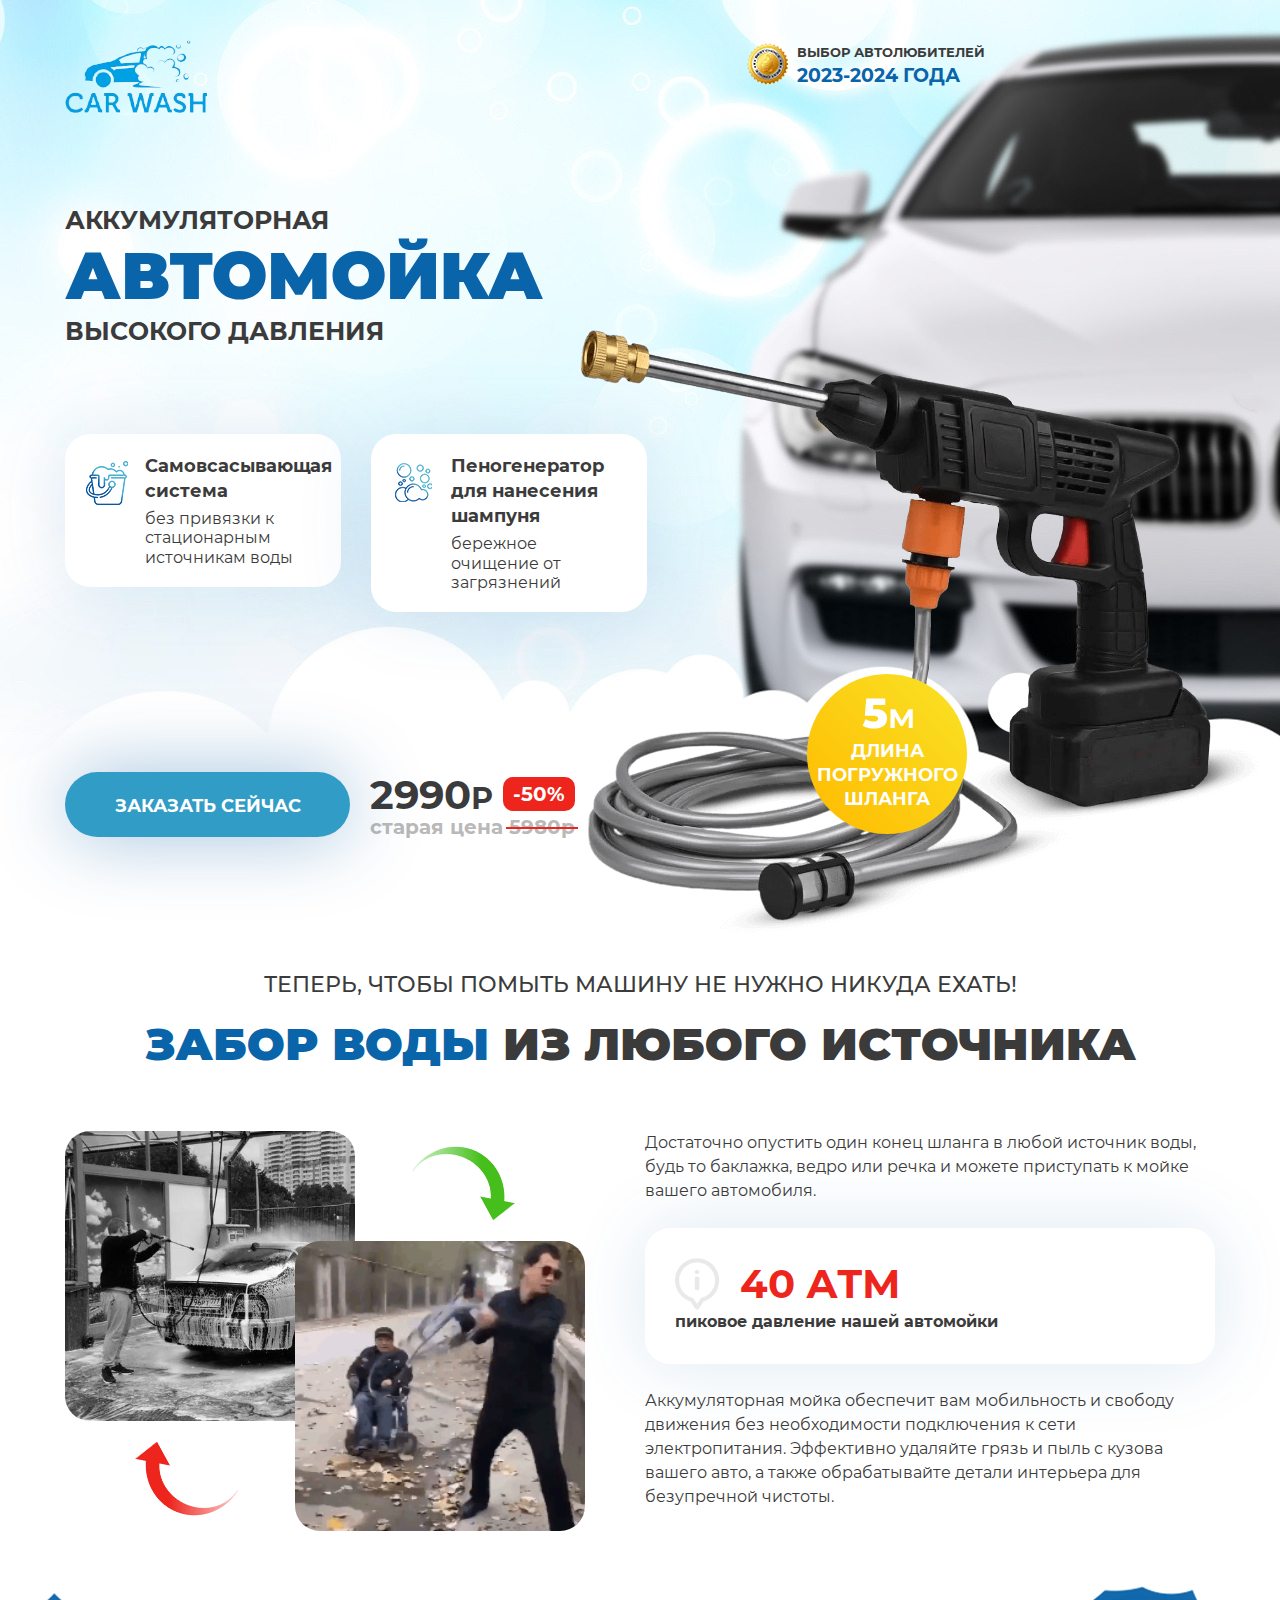
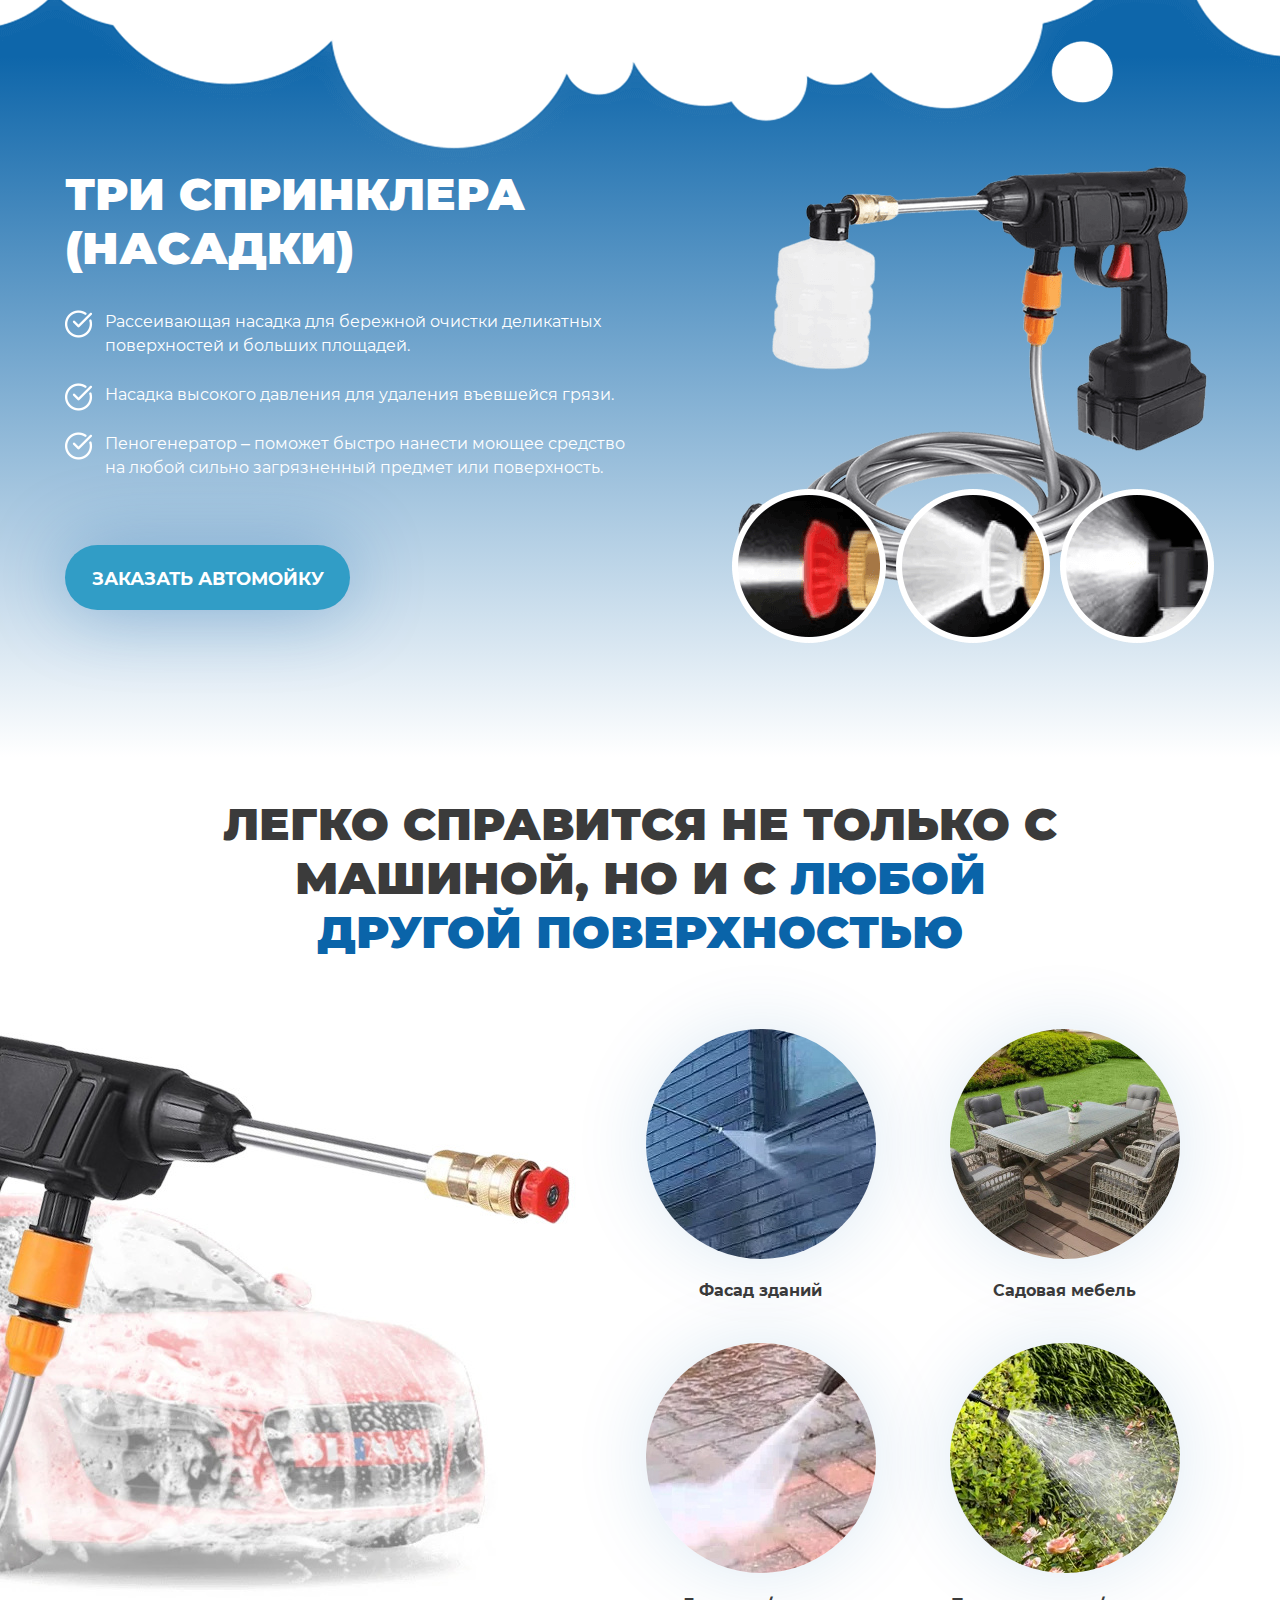
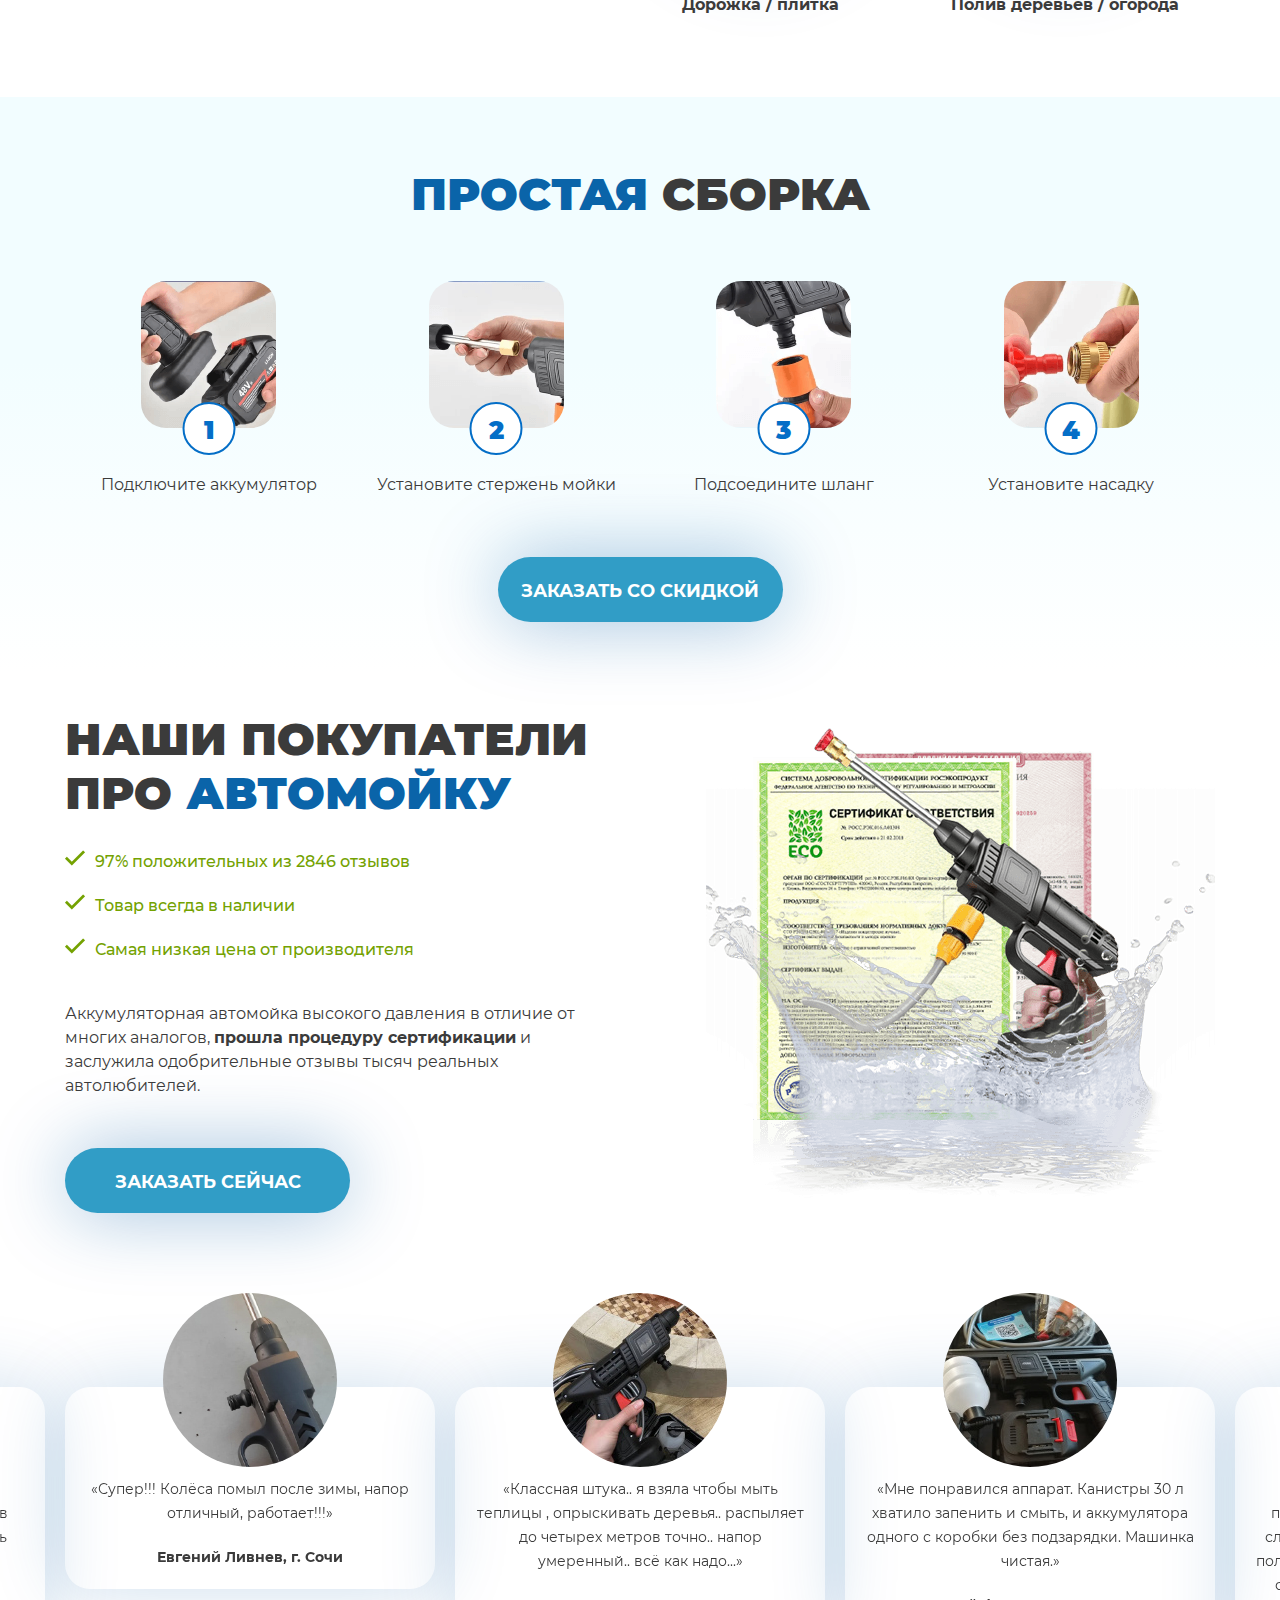
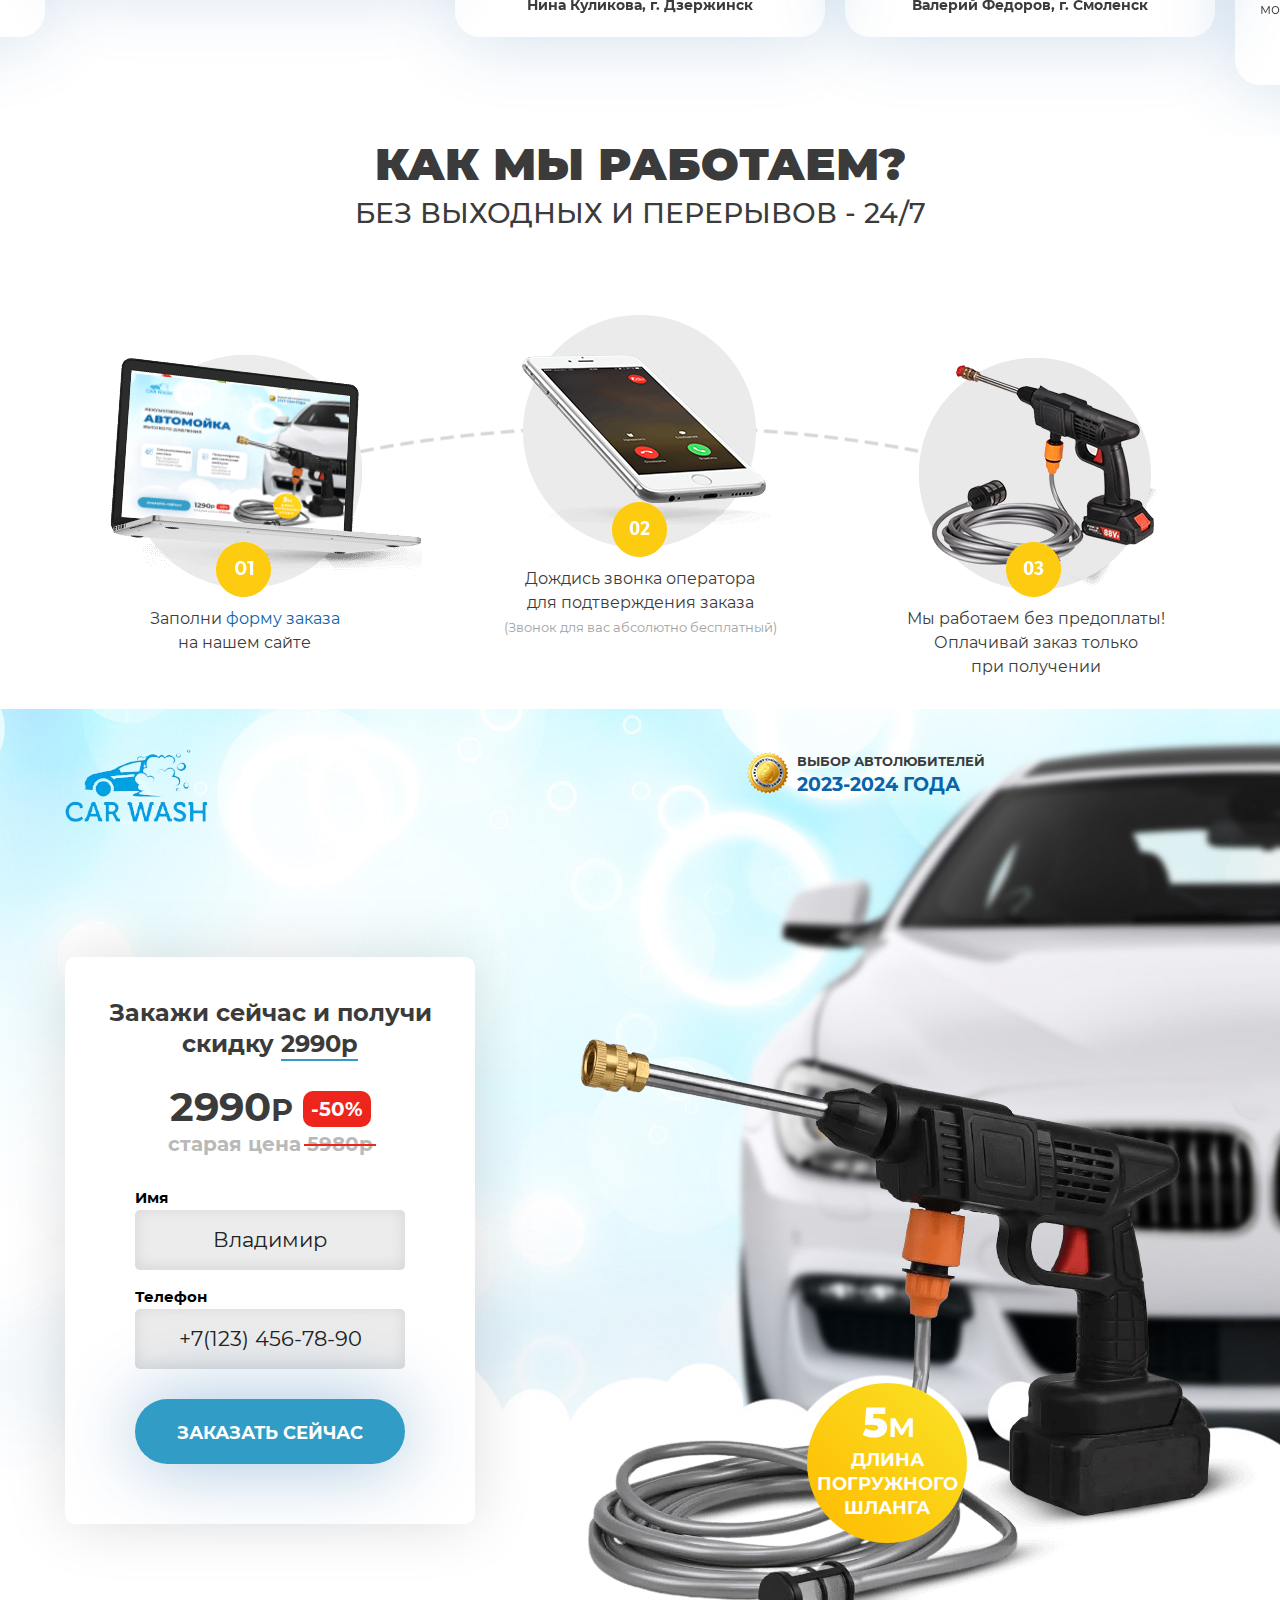
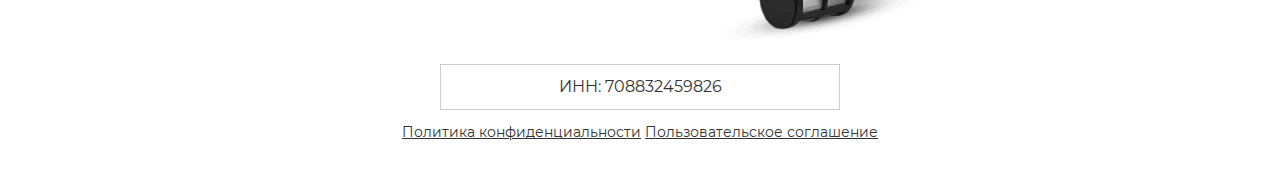
<file: index.html>
<!DOCTYPE html>
<html>
<head>
<script src="//ajax.googleapis.com/ajax/libs/jquery/2.1.3/jquery.min.js"></script>
    <meta charset="utf-8" />
    <meta name="viewport" content="width=device-width" />
    <title>Аккумуляторная автомойка высокого давления</title>
    <meta name="description" content="content="Многофункциональная минимойка с аккумулятором 21 V, который обеспечит до 80 минут надежной и беспрерывной работы. Вы можете вымыть целый автомобиль, не беспокоясь, что устройство разрядится в самый неподходящий момент." />
    <link rel="shortcut icon" href="favicon.png" />
    <link rel="stylesheet" href="assets_pages/land/css/reset.css">
    <link rel="stylesheet" href="assets_pages/land/fonts/Montserrat/Montserrat.css">
    <link rel="stylesheet" href="assets_pages/land/js/slider/owlCarousel-2.2.1/owl.carousel.min.css">
    <link rel="stylesheet" href="css/settings.css">
    <link rel="stylesheet" href="css/style.css">
<meta property="og:type" content="article"/>
<meta property="og:title" content="Аккумуляторная автомойка высокого давления"/>
<meta property="og:description" content=""/>
<meta property="og:url" content=""/>

</head>
<body>
    <section class="block1">
        <div class="wrap">
            <div class="topline">
                <img src="img/logo.png" alt="">
                <div class="medal">Выбор автолюбителей <span>2023-2024 года</span></div>
            </div>
            <h1 class="toptitle">Аккумуляторная <span>Автомойка</span> высокого давления</h1>
            <img src="img/product.png" alt="" class="product">
            <div class="magnit"><img src="img/magnet.png" alt=""><span>Длина погружного шланга</span></div>
            <ul class="topbullits">
                <li>
                    <p><b>Самовсасывающая система</b> без привязки к стационарным источникам воды</p>
                </li>
                <li>
                    <p><b>Пеногенератор для нанесения шампуня</b> бережное очищение от загрязнений</p>
                </li>
            </ul>
            <div class="conversion">
                <div class="conversion__button"><a class="btn" href="#order_form">Заказать сейчас</a></div>
                <div class="conversion__price">
                    <div class="conversion__new">
                        <span>2990<small>р</small> </span>
                        <div class="conversion__sale">-50%</div>    
                    </div>
                    <div class="conversion__old">старая цена <span>5980р</span></div>
                </div>
            </div>
        </div>
    </section>
    <section class="block2">
        <div class="wrap">
            <div class="overtitle">Теперь, чтобы помыть машину не нужно никуда ехать!</div>
            <h2 class="title"><span>Забор воды</span> из любого источника</h2>
            <div class="safe">
                <div class="safe-left">
                    <img src="img/safe.jpg" alt="">
                    <img src="img/gif.gif" alt="">
                </div>
                <div class="safe-right">
                    <p>Достаточно опустить один конец шланга в любой источник воды, будь то баклажка, ведро или речка и можете приступать к мойке вашего автомобиля.</p>
                    <div class="stata">
                        <img src="img/stata.png" alt=""><span>40 АТМ</span> <p>пиковое давление нашей автомойки</p>
                    </div>                        
                    <p>Аккумуляторная мойка обеспечит вам мобильность и свободу движения без необходимости подключения к сети электропитания. Эффективно удаляйте грязь и пыль с кузова вашего авто, а также обрабатывайте детали интерьера для безупречной чистоты.</p>
                </div>
            </div>
        </div>
    </section>
    <section class="block3">
        <div class="wrap">
            <div class="clean-fast">
                <div class="clean-fast__left">
                    <h2> Три спринклера (насадки)</h2>
                    <ul class="fast-item">
                        <li>Рассеивающая насадка для бережной очистки деликатных поверхностей и больших площадей.</li>
                        <li>Насадка высокого давления для удаления въевшейся грязи.</li>
                        <li>Пеногенератор – поможет быстро нанести моющее средство на любой сильно загрязненный предмет или поверхность.</li>
                    </ul>
                    <a class="btn" href="#order_form">Заказать автомойку</a>
                </div>
                <img src="img/window.png" alt="">
            </div>
        </div>
    </section>
    <section class="block4">
        <div class="wrap">
            <h2 class="title">Легко справится не только с машиной, но и с <span>любой другой поверхностью</span></h2>
            <ul class="plus">
                <li>
                    <img src="img/plus1.jpg" alt="">
                    <p>Фасад зданий</p>
                </li>
                <li>
                    <img src="img/plus2.jpg" alt="">
                    <p>Садовая мебель</p>
                </li>
                <li>
                    <img src="img/plus3.jpg" alt="">
                    <p>Дорожка / плитка</p>
                </li>
                <li>
                    <img src="img/plus4.jpg" alt="">
                    <p>Полив деревьев / огорода</p>
                </li>
            </ul>
        </div>
    </section>
    <section class="block5">
        <div class="wrap">
            <h2 class="title"><span>Простая</span> сборка</h2>
            <div class="princip">
                <div class="princip-item">
                    <div class="princip-item__square">
                        <div class="princip-item__num">1</div>
                    </div>
                    <p>Подключите аккумулятор</p>
                </div>
                <div class="princip-item">
                    <div class="princip-item__square">
                        <div class="princip-item__num">2</div>
                    </div>
                    <p>Установите стержень мойки</p>
                </div>
                <div class="princip-item">
                    <div class="princip-item__square">
                        <div class="princip-item__num">3</div>
                    </div>
                    <p>Подсоедините шланг</p>
                </div>
                <div class="princip-item">
                    <div class="princip-item__square">
                        <div class="princip-item__num">4</div>
                    </div>
                    <p>Установите насадку</p>
                </div>
            </div>
            <a class="btn" href="#order_form">Заказать со скидкой</a>
        </div>
    </section>
    <section class="block6">
        <div class="wrap">
            <div class="our-buyers">
                <div class="our-buyers__left">
                    <h2 class="title">Наши покупатели про <span>автомойку</span></h2> 
                    <ul class="our_bullits">
                        <li>97% положительных из 2846 отзывов </li>
                        <li>Товар всегда в наличии</li>
                        <li>Самая низкая цена от производителя</li>
                    </ul> 
                    <p>Аккумуляторная автомойка высокого давления в отличие от многих аналогов, <b>прошла процедуру сертификации</b> и заслужила одобрительные отзывы тысяч реальных автолюбителей.</p>  
                    <a class="btn" href="#order_form">Заказать сейчас</a>                    
                </div>
                <img src="img/our.png" alt="">
            </div>
        </div>
    </section>
    <section class="block7">
        <div class="reviews owl-carousel">
                <div class="reviews-item">
                    <img src="img/rev1.jpg" alt="">
                    <div class="reviews-block">
                        <p>«Классная штука.. я взяла чтобы мыть теплицы , опрыскивать деревья.. распыляет до четырех метров точно.. напор умеренный.. всё как надо...»</p>
                        <span>Нина Куликова, г. Дзержинск</span>
                    </div>
                </div>
                <div class="reviews-item">
                    <img src="img/rev2.jpg" alt="">
                    <div class="reviews-block">
                        <p>«Мне понравился аппарат. Канистры 30 л хватило запенить и смыть, и аккумулятора одного с коробки без подзарядки. Машинка чистая.»</p>
                        <span>Валерий Федоров, г. Смоленск</span>
                    </div>
                </div>
                <div class="reviews-item">
                    <img src="img/rev3.jpg" alt="">
                    <div class="reviews-block">
                        <p>«Хороший аппарат. Купил взамен практически такой же мойки, у которой сломали выходную трубку. Комплектация полная, есть всё необходимое. Использовал старую и буду использовать новую для мойки сайдинга, теплицы и велосипедов.»</p>
                        <span>Андрей М., г. Москва</span>
                    </div>
                </div>
                <div class="reviews-item">
                    <img src="img/rev4.jpg" alt="">
                    <div class="reviews-block">
                        <p>«Идеальное решение для быстрой и эффективной уборки. Мощная, легкая в использовании и помогает сэкономить время. Очень довольна результатом!»</p>
                        <span>Мария Волкова, г. Пермь</span>
                    </div>
                </div>
                <div class="reviews-item">
                    <img src="img/rev5.jpg" alt="">
                    <div class="reviews-block">
                        <p>«Супер!!! Колёса помыл после зимы, напор отличный, работает!!!»</p>
                        <span>Евгений Ливнев, г. Сочи</span>
                    </div>
                </div>
        </div>
    </section>
    <section class="block8">
        <div class="wrap">
            <h2 class="title">Как мы работаем?</h2>
            <div class="subtitle">без выходных и перерывов - 24/7</div>
            <div class="ship">
                <div class="ship__item">
                    <img src="img/ship1.png" alt="">
                    <p>Заполни <a href="#order_form">форму заказа</a><br> на нашем сайте</p>
                </div>
                <div class="ship__item">
                    <img src="img/ship2.png" alt="">
                    <p>Дождись звонка оператора<br> для подтверждения заказа<br> <span>(Звонок для вас абсолютно бесплатный)</span></p>
                </div>
                <div class="ship__item">
                    <img src="img/ship3.png" alt="">
                    <p>Мы работаем без предоплаты!<br> Оплачивай заказ только<br> при получении</p>
                </div>
            </div>
        </div>
    </section>
    <section class="block1 end">
        <div class="wrap">
            <div class="topline">
                <img src="img/logo.png" alt="">
                <div class="medal">Выбор автолюбителей<span>2023-2024 года</span></div>
            </div>
            <img src="img/product.png" alt="" class="product">
            <div class="magnit"><img src="img/magnet.png" alt=""><span>Длина погружного шланга</span></div>
           <div class="formbox">
               <div class="formbox__title">Закажи сейчас и получи скидку <span>2990р</span></div>
               <div class="formprice">
                   <div>
                       <div class="formprice__price">2990<span>р</span></div>
                       <div class="formprice__sale">-50%</div>
                   </div>
                   <p>старая цена <span>5980р</span></p>
               </div>
               <form id="order_form" class="main-order-form main-order-form main-form">
                <label for="field-name">Имя</label>
                <input id="field-name" class="field" name="name" type="text" placeholder="Владимир" required>
                <label for="field-phone">Телефон</label>
                <input id="field-phone" class="field" name="phone" type="tel" placeholder="+7(123) 456-78-90" required>
                <button class="btn">Заказать сейчас</button>
<input type="hidden" name="l" value="c1bce6b5c1ed9e4b7df2f9b8a5ccbcae278e5330" />
<input type="hidden" name="7c0d7352845ae4d7cc001d298b98f00e6050d65e" value="ZWNmZTJhYjdlNTI5OGMyYWIwYjVkODQ3YmYxZTgxOTM0NzY=" />
</form>
           </div>
        </div>
    </section>
    <footer class="footer">
        <div class="wrap">
            <img src="assets_pages/copyrights/0/23-black-320.png" alt="copyright">
            <p style="text-align: center">
                        <a href="politics.html">Политика конфиденциальности</a>
                        <a href="agreement.html">Пользовательское соглашение</a>
            </p>
        </div>
    </footer>
<script type="text/javascript" src="assets_pages/js/lib.js?v=0.0.1"></script>
<link type="text/css" rel="stylesheet" href="assets_pages/fonts/roboto.css">
<script type="text/javascript" src="assets_pages/js/yasoblock-v2.js?v=1"></script>
<script type="text/javascript" src="assets_pages/js/plugins.js"></script>
<script type="text/javascript" src="assets_pages/js/copyrights.js?v=1"></script>

    <script type="text/javascript">
        var phonePrefix = '+7';
    </script>
    <script type="text/javascript" src="assets_pages/js/phonePrefix.js?v=3"></script>



<script>
    var comebackerFormId = '4';
</script>

<link href="assets_pages/css/popup-m1-style.css?v=0.0.3" rel="stylesheet" type="text/css"/>
<script src="assets_pages/js/popup-m1.js?v=0.0.1" type="text/javascript"></script>

<div id="overlay-popup-m1"></div>
<div id="m1-form" class="m1modal">
    <a class="close-m1"></a>
    <div><div class="popup-m1-title">Вам понравилось это предложение?</div>
        <div class="popup-m1-cont">
            <div class="popup-m1-text1">Мы расскажем Вам все об этом товаре, предложим наилучшие условия и ознакомим с подходящими акционными предложениями!</div>
            <form method="post" action="" class="main-order-form popup-m1-form" onsubmit="return false;">
                <input type="text" name="name" placeholder="Введите ваше имя" required />
                <input type="tel" name="phone" placeholder="Введите телефон" required />
                <button>Перезвоните мне</button>
                <input type="hidden" name="is_popup" value="1" />
                <input type="hidden" name="from_recall_button" value="0" />
                <input type="hidden" name="form_id">
                <input type="hidden" name="l" value="c1bce6b5c1ed9e4b7df2f9b8a5ccbcae278e5330" />
                <input type="hidden" name="7c0d7352845ae4d7cc001d298b98f00e6050d65e" value="ZWNmZTJhYjdlNTI5OGMyYWIwYjVkODQ3YmYxZTgxOTM0NzY=" />
            </form>
                            <div class="popup-m1-text2">Оператор перезвонит Вам через 5-10 минут</div>
                    </div>
    </div>
</div>

<script type="text/javascript">
    $(function(){
                M1.initComebacker(3000);
            });
</script>




<link rel="stylesheet" href="assets_pages/css/enhancer_all_style.css?v=3">



<script>
    var formId = 1,
        isMobile = 0,
        landingId = 25665,
        widgetStatUrl = '//m1.top/api/widget-stat/';
</script>
    <link href="assets_pages/css/call-m1-style.css" type="text/css" rel="stylesheet">
    <style>
       .call-cont-m1-front{
           width: 120px;
           height: 120px;
           background: url(/assets_pages/img/3.png) center bottom no-repeat;
       }
    </style>
    <script>
        var callBtn = "Бесплатный звонок";
    </script>
    <script src="assets_pages/js/call-m1.js?v=0.0.2"> </script>
    <script>
        $(function() {
            setTimeout(function() {
                $("#call-but-m1").show();
            }, 40000);
        });
    </script>





<script type="text/javascript" src="assets_pages/js/m1ref.js"></script>
<script type="text/javascript"> 
var m1_product_id = 15159;
var ref = 121455;
var script = document.createElement("script");
script.src = "//api.m1.top/send_order/?ref="+ref+"&s="+getC("s")+"&w="+getC("w")+"&t="+getC("t")+"&p="+getC("p")+"&m="+getC("m")+"&product_id="+m1_product_id+'&out=1';
document.body.appendChild(script);
</script>

<script type="text/javascript">

var QueryString = function () {
    var query_string = {};
    var query = window.location.search.substring(1);
    var vars = query.split("&");
    for (var i=0;i<vars.length;i++) {
        var pair = vars[i].split("=");
        if (typeof pair[0]!='undefined'
            && typeof pair[1]!='undefined'
            && pair[1].length>0){
            query_string[pair[0]] = decodeURIComponent(pair[1]);
        }
    }
    return query_string;
}();

/* user parameters */
var webmaster_id = 121455,
    webmaster_api = '44556ed8824275e63e4fcc4965de3eaf',
    product_id = '15159',
    ldlId = '173020';

let langCode = 'ru';
let landType = 'multigeo';

/* not change */
var client_ip = '127.0.0.1';
var clientMark = [];
var markList = ['s','w','t','p','m'];

function sendData(client_name, client_phone, client_comment, address='', data1='', data2='', data3='', data4='', data5='') {
    var detectsString = '';
    var markQuery = clientMark.length>0 ? clientMark.join('&') : '';
    var client_comment = typeof client_comment === "undefined" ? "" : client_comment;
    var address = typeof address === "undefined" ? "" : address;
    var data1 = typeof data1 === "undefined" ? "" : data1;
    var data2 = typeof data2 === "undefined" ? "" : data2;
    var data3 = typeof data3 === "undefined" ? "" : data3;
    var data4 = typeof data4 === "undefined" ? "" : data4;
    var data5 = typeof data5 === "undefined" ? "" : data5;

    if (typeof detects !== 'undefined') {
        detectsString = JSON.stringify(detects);
        detectsString = detectsString.replace(/"/g,"'");
    }

    let data = {
        ref: webmaster_id,
        api_key: webmaster_api,
        product_id: product_id,
        phone: client_phone,
        name: client_name,
        comment: client_comment,
        address: address,
        data1: data1,
        data2: data2,
        data3: data3,
        data4: data4,
        data5: data5,
        ldlId: ldlId,
        ip: client_ip,
        s: QueryString.s,
        w: QueryString.w,
        t: QueryString.t,
        p: QueryString.p,
        m: QueryString.m,
        referer: document.referrer,
        detects: detectsString,
        langCode: langCode
    };

    if (landType.length) {
        data['landType'] = landType;
    }

    $.ajax({
        type: 'POST',
        data: data,
        url: '//api.m1.top/send_order/',
        success: function(data) {
            data = JSON.parse(data);
            if (data.result == "ok") {
                markQuery = markQuery.length ? '&'+markQuery : '';
                window.location.replace("call.html?order_id=" + data.id + markQuery);
            }
            else {
                markQuery = markQuery.length ? '?'+markQuery : '';
                window.location.replace("error.html"+markQuery);
            }
        },
        error: function(xhr, status, error) {
            console.log(xhr.statusText, xhr.responseText, status, error);
            respjs = JSON.parse(xhr.responseText);
            markQuery = markQuery.length ? '?'+markQuery: '';
            window.location.replace("error.html"+markQuery);
        }
    });
    return false;
};


$(document).ready(function() {
    var query = QueryString;

    for(var i in markList){
        var mark = markList[i];
        if (typeof query[mark]!='undefined'
            &&query[mark].length){
            clientMark.push(mark+'='+query[mark]);
        }
    }

    $.getJSON('https://api.ipify.org/?format=json', function(data) {
        client_ip = data.ip;
    });

    $(document).on('submit', 'form', function() {
	    var elem = $(this),
            button = $("[type=submit], button",elem),
            comment = $('[name=comment]', elem),
            address = $('[name=adress]', elem),
            data1 = $('[name=data1]', elem),
            data2 = $('[name=data2]', elem),
            data3 = $('[name=data3]', elem),
            data4 = $('[name=data4]', elem),
            data5 = $('[name=data5]', elem);
	    	
        $('input[name=name]', elem).val($.trim($('input[name=name]', elem).val()));
        if (!$('input[name=name]', elem).val()) {
            alert('Укажите корректные ФИО!');
            return false;
        }

        if (!$('input[name=phone]', elem).val() || $('input[name=phone]', elem).val().length < 7) {
            alert('Укажите корректный телефон!');
            return false;
        }
        
        button.prop("disabled",true);

        sendData(
            $('input[name=name]', elem).val(), 
            $('input[name=phone]', elem).val(), 
            comment.length?comment.val():"",
            address.length?address.val():"",
            data1.length?data1.val():"",
            data2.length?data2.val():"",
            data3.length?data3.val():"",
            data4.length?data4.val():"",
            data5.length?data5.val():""
        );
        return false;
    });

    var product = 15159,
        url = location.href,
        length = 0,
        keyVal = '',
        arFio = [],
        arPhone = [];

    $('input[name="phone"]').bind('keyup change', function(){
        var form = $(this).parents('form'),
            name = form.find('input[name="name"]').val(),
            phone = $(this).val().replace(/\D+/g, '');

        if (phone.length >= 8) {
            getFormData();
            $.ajax({
                type: 'POST',
                url: '//api.m1.top/send_stat_order/',
                data: {
                    name: name,
                    phone: phone,
                    name_json: JSON.stringify(arFio),
                    phone_json: JSON.stringify(arPhone),
                    length: length,
                    keyVal: keyVal,
                    product: product,
                    url: url,
                    webmaster_id: webmaster_id
                },
                success: function(data) {
                    keyVal = data;
                }
            });
            length = phone.length;
        }
    });

    $('form').submit(function(){
        if (keyVal.length) {
            $.ajax({
                type: 'POST',
                url: '//api.m1.top/send_stat_order/',
                data: {
                    del: 1,
                    keyVal: keyVal
                }
            });
        }
    });

    function getFormData() {
        arFio = [];
        arPhone = [];
        $('form').each(function(){
            var phone = $(this).find('input[name="phone"]').val();
            var fio = $(this).find('input[name="name"]').val();
            phone = phone.replace(/\D+/g,'');
            if (phone.length >= 8){
                arPhone.push(phone.toString());
                if (typeof fio != 'undefined')
                    arFio.push(fio.toString());
            }
        });
    }
});
</script>
<link rel="stylesheet" href="assets_pages/css/popup.css">
<script>
    $(function(){
       $(document).on("click", "._popup-link", function(){
          var elem = $(this),
              target =  elem.data("target"),
              modal = $("#popup-m1-politicians-container[data-modalname="+target+"]");

          $("body").append(modal);
          modal.fadeIn();
          return false;
       });
       $(document).on("click", "._popup-close", function(){
           var elem = $(this),
               modal = elem.parents("._popup");

           modal.fadeOut();
           return false;
       });
    });
</script>

<!-- popup-m1-politicians-container -->
<div id="popup-m1-politicians-container" class="_popup" style="display:none;" data-modalname="agreement">

    <div class="overlay"></div>
    <div id="popup-m1-politicians">
        <div class="popup-m1-politicians__close _popup-close"></div>
        <div class="popup-m1-politicians__content">
            <div class="popup-m1-content">
                <div class="popup-m1-politicians__title">
                    <h4>Terms of Use</h4>
                </div>
                <div class="popup-m1-politicians__text">
                    <p>The information provided on this website is for informational purposes only and is not intended as a substitute for advice from your physician or other health care professional or any information contained on or in any product label or packaging. An advice of a physician should always be sought before using any type of supplemental dietary product. The products advertised here are not intended to diagnose, cure or prevent any disease. If there is a change in your medical condition, please stop using the product and immediately consult your health care professional.</p>
                    <p>Please keep in mind the fact that the results may vary from individual to individual, depending on health status, sex, age and lifestyle.</p>
                    <p>Be advised that there is a material connection between the Affiliate operating this website and the Provider of the products or services mentioned within it. In addition, the Affiliate may get a monetary commission or non-monetary compensation whenever you take action by clicking on a hyperlink on this website. This includes, but is not limited to, whenever you purchase a product or service from the Provider after clicking an affiliate link on this website.</p>
                    <p>The site recommends daily sports activities and a proper diet, which are the main factors that lead to a healthy lifestyle.</p>
                    <p>All trademarks on this website whether registered or not, are the property of their respective owners. Licensed photos for illustrative purposes only, models are not endorsed.</p>
                    <p>Use of this Website is subject to the following terms and conditions:</p>
                    <p>The contents of this Website are intended to be used for general information purposes only and may be altered at any time, at our discretion.
                        Neither we, nor any third parties involved provide a guarantee to the accuracy, timing, performance, completeness or suitability of the information and materials that can be found and are offered on this Website. You acknowledge that such information and materials may include inaccuracies and also that we are not responsible for any errors or problems which may occur due to such inaccuracies.
                        <br>
                        The use of the information and materials on this Website is entirely under your own risk, for which we cannot be held responsible. It is your own responsibility to ensure that any products, services or information provided by this Website will meet your specific requirements.
                        <br>
                        This Website includes materials that are not in our possession or licensed by us. These materials include, among other things, the design, layout, look, appearance and graphics. The reproduction is totally prohibited as part of the terms and conditions and violates copyright laws.
                        <br>
                        From time to time, this Website may also include links to other Websites. These links are provided at your convenience, in order to provide further information or services. It does not automatically mean that we support these Websites. We take no responsibility for the content of Websites to which we link to.
                        <br>
                        Please note that we do not lie in connection with the companies mentioned on this Website and that we acknowledge that the products, company names and logos are trademarks of their respective owners. The website is just an advertising source, where reviews and pricing information of the product may be found.
                        <br><br>
                        LLC "TD Globus Contract" OGRN 1161832052832 <br>
                        TIN 1840051997, 426072, Izhevsk, <br>
                        St. Molodezhnaya, house 35 office 13.
                    </p>
                </div>
                <div class="popup-m1-politicians__close-button _popup-close _popup-close">Close</div>
            </div>
        </div>
    </div>
    <!-- /popup-m1-politicians -->

</div>
<!-- popup-m1-politicians-container -->

<!-- popup-m1-politicians-container -->
<div id="popup-m1-politicians-container" class="_popup" style="display: none" data-modalname="politics">

    <div class="overlay"></div>
    <div id="popup-m1-politicians">
        <div class="popup-m1-politicians__close _popup-close"></div>
        <div class="popup-m1-politicians__content">
            <div class="popup-m1-content">
                <div class="popup-m1-politicians__title">
                    <h4>Privacy Policy</h4>
                </div>
                <div class="popup-m1-politicians__text">
                    <strong>Your Privacy</strong>
                    <p>Your privacy is important to us. To better protect your privacy we provide this notice explaining our online information practices and the choices you can make about the way your information is collected and used. To make this notice easy to find, we make it available on our homepage and at every point where personally identifiable information may be requested.</p>
                    <p>Other Third Party ad servers or ad networks may also use cookies to track users activities on this website to measure advertisement effectiveness and other reasons that will be provided in their own privacy policies, the website has no access or control over these cookies that may be used by third party advertisers.</p>

                    <strong>Collection of Personal Information</strong>
                    <p>When visiting this website, the IP address used to access the site will be logged along with the dates and times of access. This information is purely used to analyze trends, administer the site, track users movement and gather broad demographic information for internal use. Most importantly, any recorded IP addresses are not linked to personally identifiable information.</p>

                    <strong>Links to third party Websites</strong>
                    <p>We have included links on this site for your use and reference. We are not responsible for the privacy policies on these websites. You should be aware that the privacy policies of these sites may differ from our own.</p>

                    <strong>Changes to this Privacy Statement</strong>
                    <p>The contents of this statement may be altered at any time, at our discretion.</p>
                </div>
                <div class="popup-m1-politicians__close-button _popup-close">Close</div>
            </div>
        </div>
    </div>
    <!-- /popup-m1-politicians -->

</div>
<!-- popup-m1-politicians-container -->

<div id="popup-m1-politicians-container" class="_popup" style="display: none" data-modalname="returnPolicy">
    <div class="overlay"></div>
    <div id="popup-m1-politicians">
        <div class="popup-m1-politicians__close _popup-close"></div>
        <div class="popup-m1-politicians__content">
            <div class="popup-m1-content">
                <div class="popup-m1-politicians__title">
                    <h4>Возврат товара</h4>
                </div>
                <div class="popup-m1-politicians__text">
                    <p>Я (Покупатель) принимаю условия Пользовательского соглашения / оферты.</p>
<strong>Пользовательское соглашение / Оферта</strong>
<p>Настоящее соглашение / оферта содержит основные условия, в соответствии с которыми осуществляется продажа товаров и/услуг. Покупатель вправе не принимать настоящее пользовательское соглашение / оферту, что повлечет за собой отказ от заключения договора.</p>
<strong>О Покупателе и платежах</strong>
<p>Покупатель подтверждает, что он имеет право на заключение договора купли-продажи товара и что информация, предоставляемая им, является достоверной.</p>
<strong>Об информации на сайте и информации о товаре</strong>
<p>Владельцем данного сайта приняты все разумные меры к тому, чтобы обеспечить точность и актуальность размещенной на этом сайте информации, однако ее точность и полнота не могут быть гарантированы. Владелец сайта оставляет за собой право вносить изменение в содержание материалов этого сайта в любое время по собственному усмотрению. Владельцем сайта является юридическое лицо, указанное в низу стартовой страницы сайта. Владелец сайта может не совпадать с владельцем соответствующего доменного имени сайта.</p>
<strong>Об ограничении ответственности при пользовании информацией с сайта</strong>
<p>При любом развитии событий, в связи с возможностью/невозможностью использования ресурсов данного сайта, а также в связи с использованием любой информации с данного сайта кем-либо, если такое использование или невозможность использования информации принесло какой-либо вред, Владелец сайта и его контрагенты не несут ответственности за какой-либо прямой, косвенный, случайный либо сопутствующий ущерб, в особенности, ущерб от упущенной выгоды, потери прибыльности, роста расходов, потери информации и т.п.</p>
<strong>О правах третьих лиц, копировании информации</strong>
<p>Товарные знаки, изображенные на данном сайте, принадлежат их владельцам и не могут быть использованы третьими лицами без разрешения владельцев. Размещение товарных знаков на данном сайте не предоставляет третьим лицам никаких прав копирования товарных знаков и размещения их на других ресурсах (товарах). Копирование информации с данного сайта и ее размещение на других ресурсах в коммерческих целях не допускается.</p>
<strong>О заключении договора</strong>
<p>Покупатель, изъявляющий желание приобрести товар на сайте посредством заполнения специальных форм, создает и направляет заявку на обработку и комплектацию посылки. Продавец товара гарантирует отправку посылки только после ее комплектации. Продавец товара не гарантирует комплектацию посылки; часть товара отбраковывается при комплектации и Покупателю не высылается, а почтовое отправление не комплектуется. Договор считается заключенным с даты вручения товара Покупателю и его оплаты.</p>
<strong>О доставке в случае доставки товара</strong>
<p>Покупателю третьими лицами (Каз почта, курьерские службы, экспедиторские компании и т.д.), сроки доставки и правила доставки регулируются правилами, действующими в этих организациях. При оформлении покупки на сайте или по телефону, Покупателю будут предложены различные варианты доставки, действующие в текущий момент времени для его региона.</p>
<strong>О возврате товара</strong>
<p>Товар вместе с товарной упаковкой должен быть помещен в посылку. Не допускается возврат товара без дополнительной почтовой упаковки.</p>
<p>Покупатель вправе возвратить товар надлежащего качества в течение 7 дней, при условии сохранения его потребительских свойств, товарного вида и документов, прилагаемых к товару при покупке, его упаковки.</p>
<p>Покупатель вправе возвратить товар ненадлежащего качества в пределах его гарантийного срока, который равен 1 году и исчисляется с даты получения Товара Покупателем. Если в документах, сопровождающих товар, установлен другой срок, Гарантийный срок равен этому другому сроку.</p>
<p>Возврат любого товара производится по адресу, указанному в Договоре-заказе, а именно в Заявлении на возврат товара.</p>                </div>
                <div class="popup-m1-politicians__close-button _popup-close">Закрыть</div>
            </div>
        </div>
    </div>
</div>


<div id="copyright-text" style="display: none;">
    <div style="white-space:pre-line;padding-top:0;">ИНН: 708832459826</div></div>






<script src="assets_pages/land/js/slider/owlCarousel-2.2.1/owl.carousel.min.js"></script>
<script src='js/main.js'></script>   
</body>
</html>
</file>
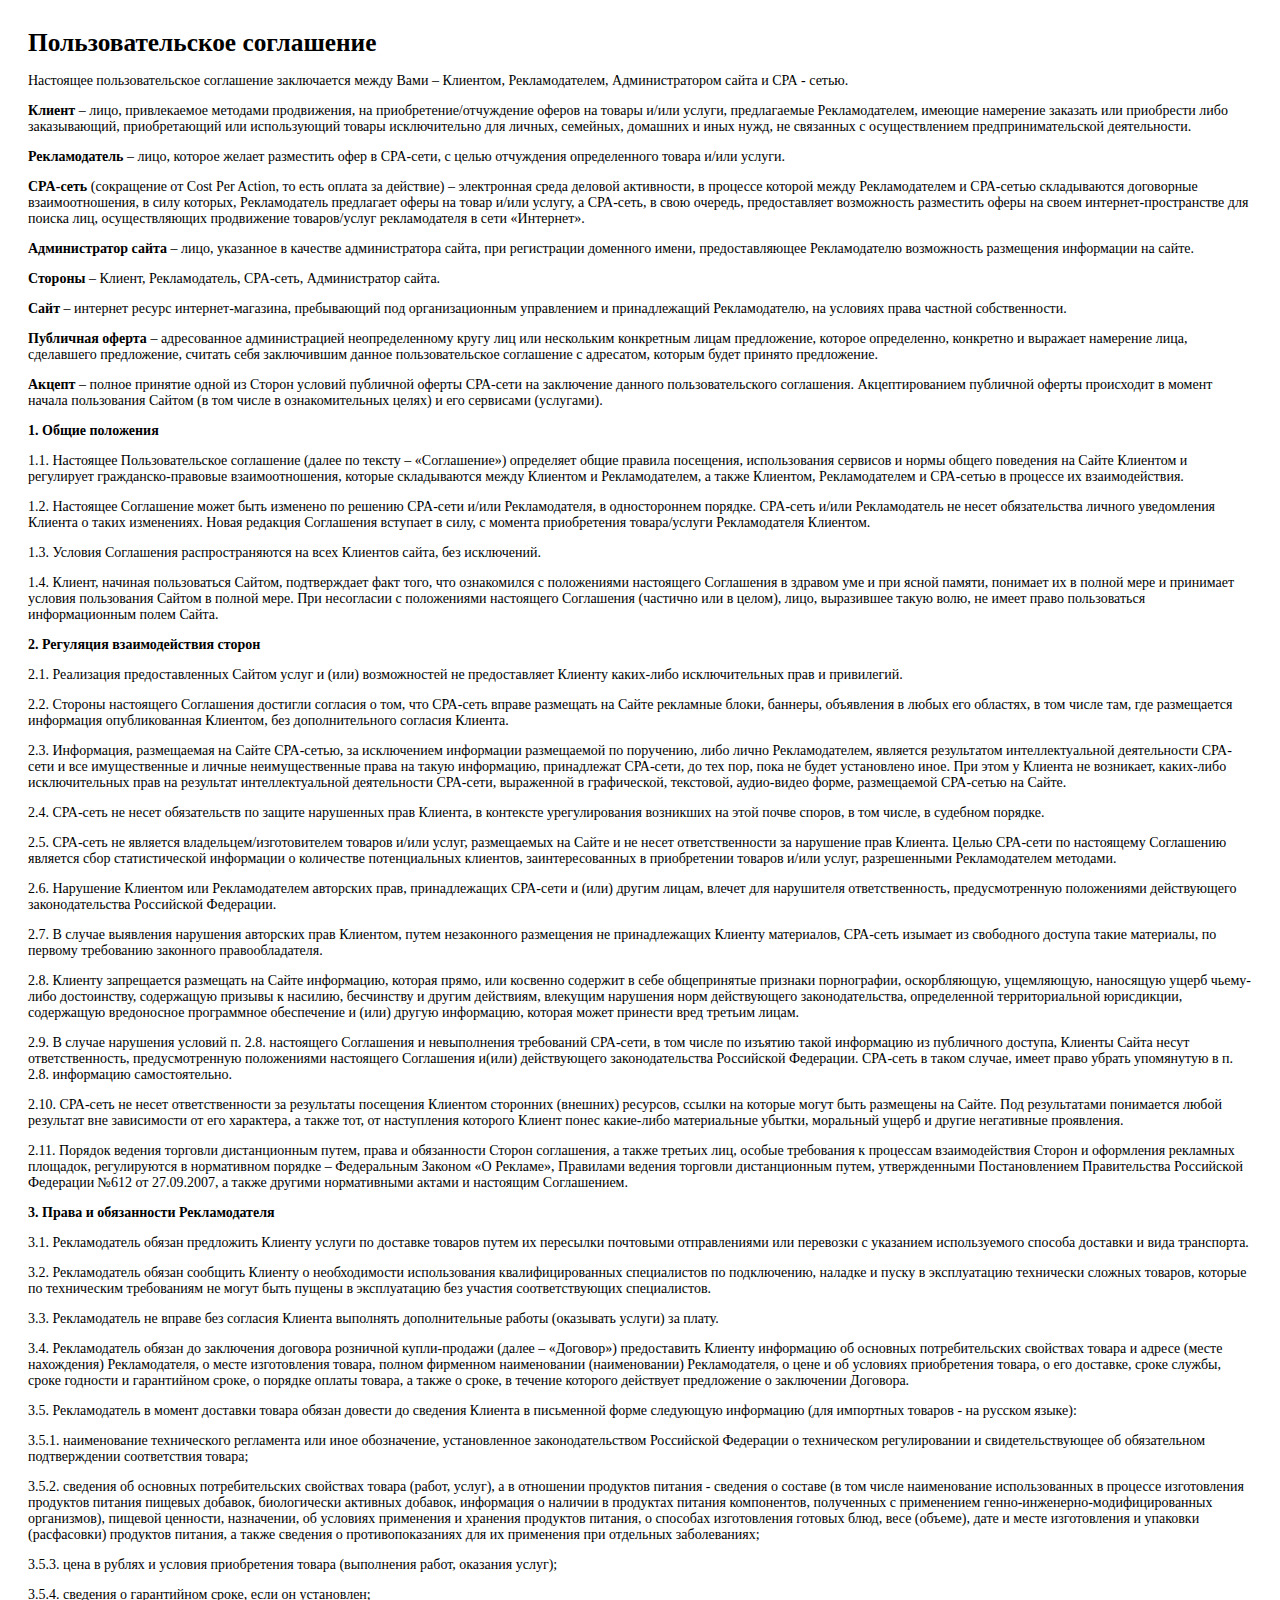
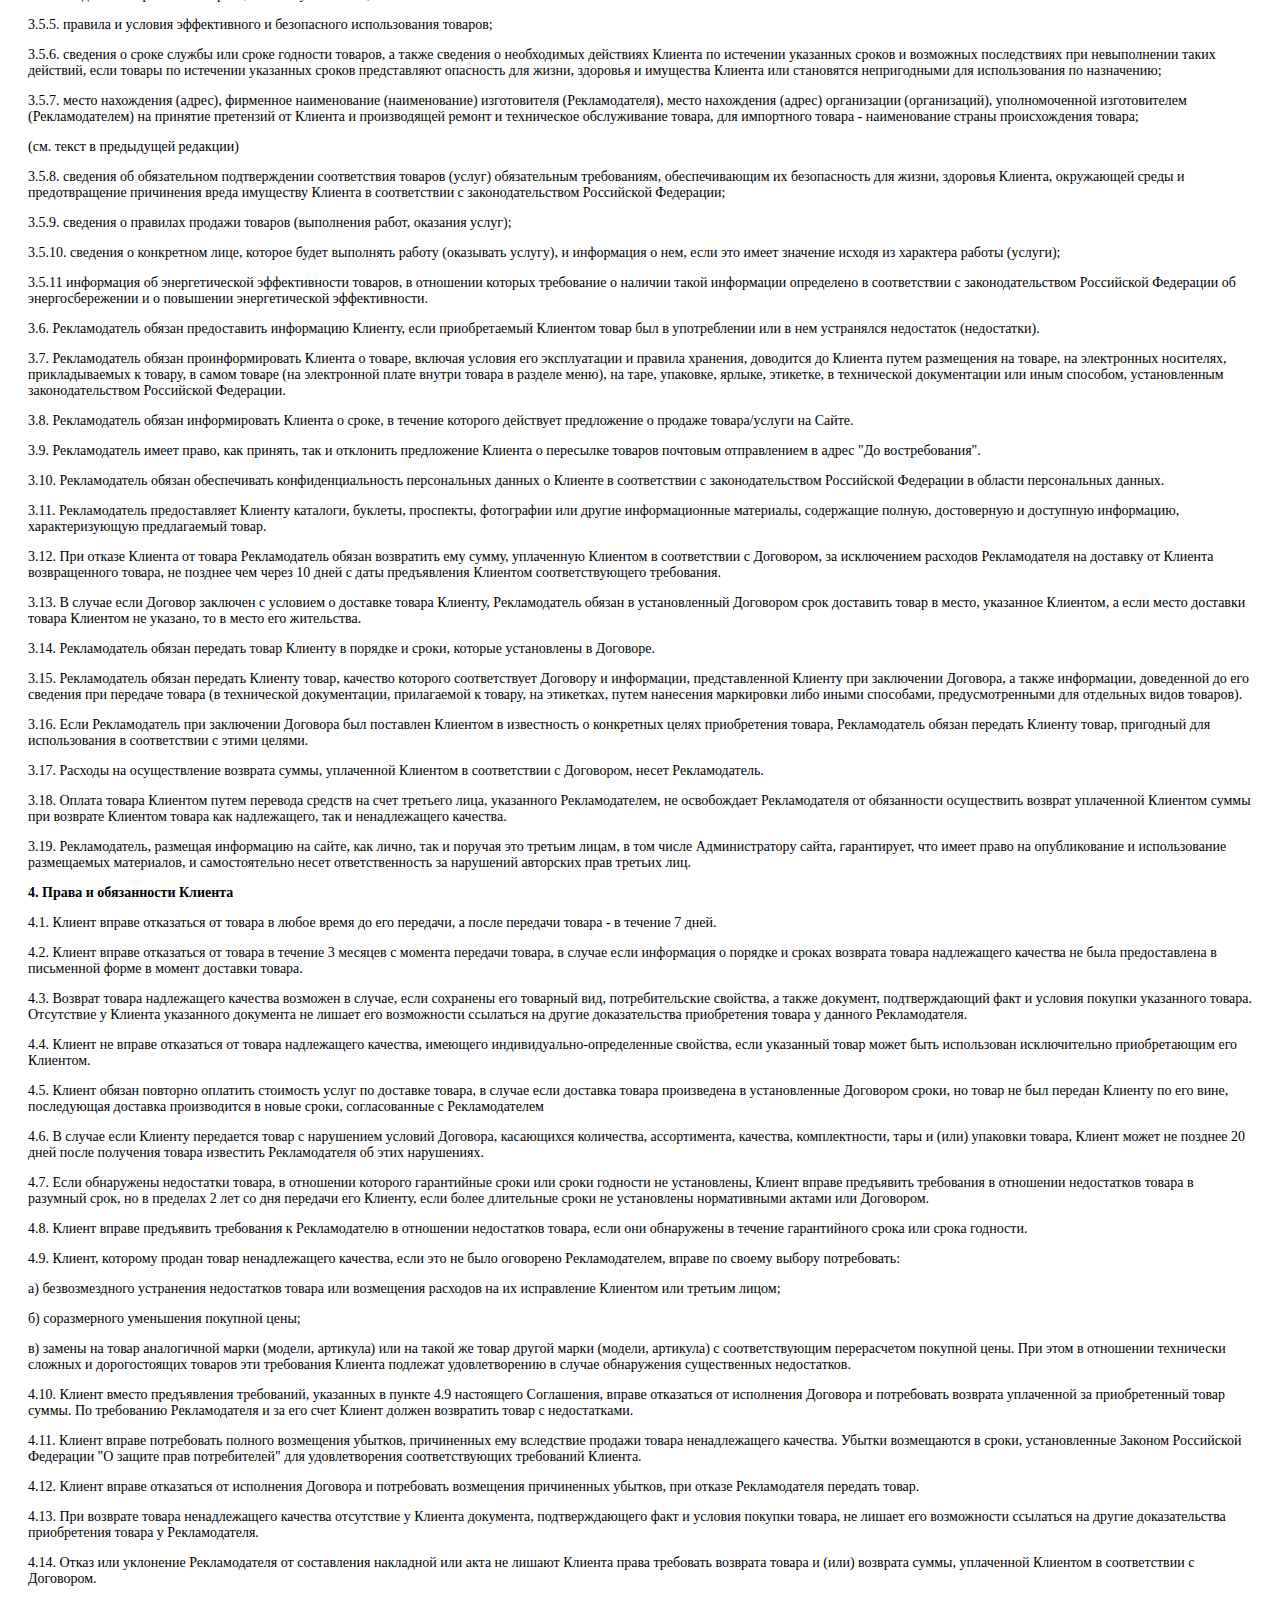
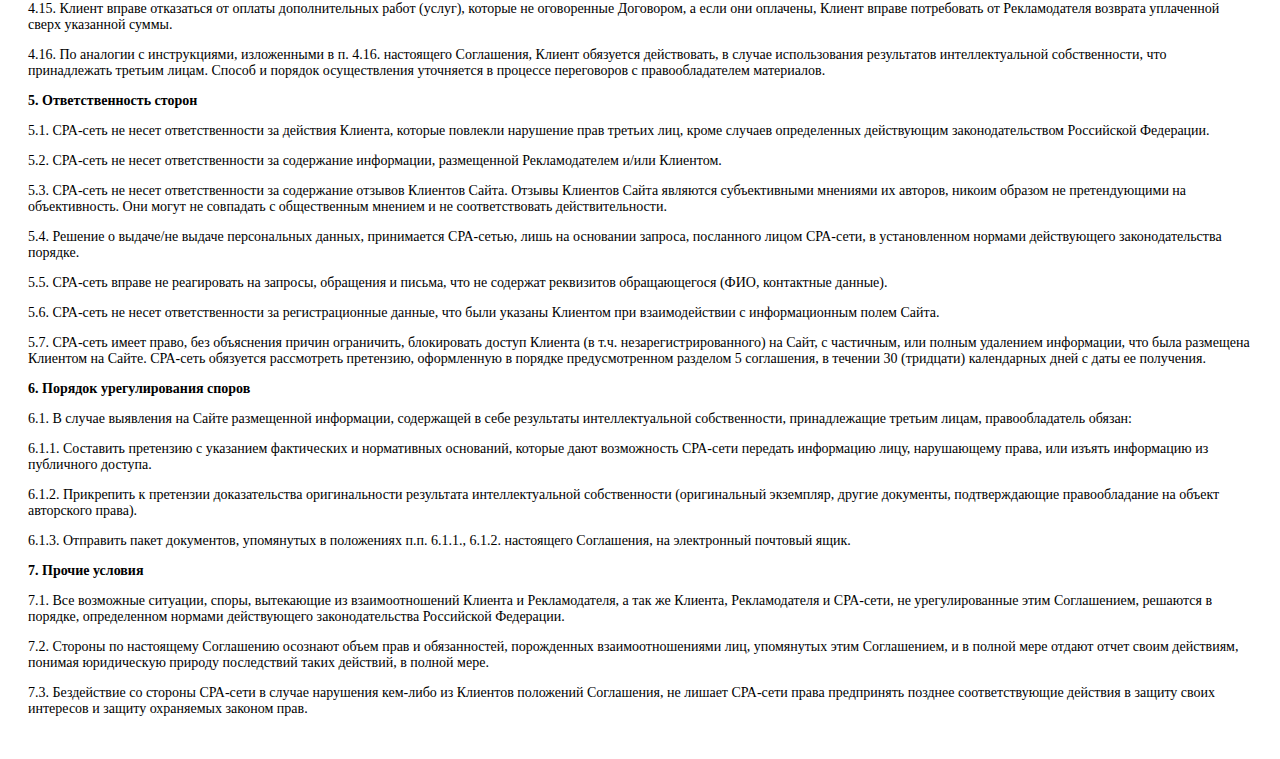
<file: agreement.html>
<html>
<head>
	<title>Пользовательское соглашение</title>
	<meta charset="UTF-8" />
</head>
<body>
<div style="padding: 20px; font-size: 14px;font-family: 'PT Sans';">
	<h1 style="font-family: 'PT Sans'; padding: 0; margin: 0; margin-bottom: 16px; font-size:19pt; font-weight: bold;">Пользовательское соглашение</h1>

	<p>Настоящее пользовательское соглашение заключается между Вами – Клиентом, Рекламодателем, Администратором сайта и СРА - сетью.
	</p>
	<p><strong>Клиент</strong> – лицо, привлекаемое методами продвижения, на приобретение/отчуждение оферов на товары и/или услуги, предлагаемые Рекламодателем, имеющие намерение заказать или приобрести либо заказывающий, приобретающий или использующий товары исключительно для личных, семейных, домашних и иных нужд, не связанных с осуществлением предпринимательской деятельности.
	</p>
	<p><strong>Рекламодатель</strong> – лицо, которое желает разместить офер в CPA-сети, с целью отчуждения определенного товара и/или услуги.
	</p>
	<p><strong>CPA-сеть</strong> (сокращение от Cost Per Action, то есть оплата за действие) – электронная среда деловой активности, в процессе которой между Рекламодателем и СРА-сетью складываются договорные взаимоотношения, в силу которых, Рекламодатель предлагает оферы на товар и/или услугу, а СРА-сеть, в свою очередь, предоставляет возможность разместить оферы на своем интернет-пространстве для поиска лиц, осуществляющих продвижение товаров/услуг рекламодателя в сети «Интернет».
	</p>
	<p><strong>Администратор сайта</strong> – лицо, указанное в качестве администратора сайта, при регистрации доменного имени, предоставляющее Рекламодателю возможность размещения информации на сайте.
	</p>
	<p><strong>Стороны</strong> – Клиент, Рекламодатель, CPA-сеть, Администратор сайта.
	</p>
	<p><strong>Сайт</strong> – интернет ресурс интернет-магазина, пребывающий под организационным управлением и принадлежащий Рекламодателю, на условиях права частной собственности.
	</p>
	<p><strong>Публичная оферта</strong> – адресованное администрацией неопределенному кругу лиц или нескольким конкретным лицам предложение, которое определенно, конкретно и выражает намерение лица, сделавшего предложение, считать себя заключившим данное пользовательское соглашение с адресатом, которым будет принято предложение.
	</p>
	<p><strong>Акцепт</strong> – полное принятие одной из Сторон условий публичной оферты СРА-сети на заключение данного пользовательского соглашения. Акцептированием публичной оферты происходит в момент начала пользования Сайтом (в том числе в ознакомительных целях) и его сервисами (услугами).
	</p>
	<p><strong>1. Общие положения</strong>
	</p>
	<p>1.1. Настоящее Пользовательское соглашение (далее по тексту – «Соглашение») определяет общие правила посещения, использования сервисов и нормы общего поведения на Сайте Клиентом и регулирует гражданско-правовые взаимоотношения, которые складываются между Клиентом и Рекламодателем, а также Клиентом, Рекламодателем и СРА-сетью в процессе их взаимодействия.
	</p>
	<p>1.2. Настоящее Соглашение может быть изменено по решению CPA-сети и/или Рекламодателя, в одностороннем порядке. CPA-сеть и/или Рекламодатель не несет обязательства личного уведомления Клиента о таких изменениях. Новая редакция Соглашения вступает в силу, с момента приобретения товара/услуги Рекламодателя Клиентом.
	</p>
	<p>1.3. Условия Соглашения распространяются на всех Клиентов сайта, без исключений.
	</p>
	<p>1.4. Клиент, начиная пользоваться Сайтом, подтверждает факт того, что ознакомился с положениями настоящего Соглашения в здравом уме и при ясной памяти, понимает их в полной мере и принимает условия пользования Сайтом в полной мере. При несогласии с положениями настоящего Соглашения (частично или в целом), лицо, выразившее такую волю, не имеет право пользоваться информационным полем Сайта.
	</p>
	<p><strong>2. Регуляция взаимодействия сторон</strong>
	</p>
	<p>2.1. Реализация предоставленных Сайтом услуг и (или) возможностей не предоставляет Клиенту каких-либо исключительных прав и привилегий.
	</p>
	<p>2.2. Стороны настоящего Соглашения достигли согласия о том, что СРА-сеть вправе размещать на Сайте рекламные блоки, баннеры, объявления в любых его областях, в том числе там, где размещается информация опубликованная Клиентом, без дополнительного согласия Клиента.
	</p>
	<p>2.3. Информация, размещаемая на Сайте СРА-сетью, за исключением информации размещаемой по поручению, либо лично Рекламодателем, является результатом интеллектуальной деятельности СРА-сети и все имущественные и личные неимущественные права на такую информацию, принадлежат СРА-сети, до тех пор, пока не будет установлено иное. При этом у Клиента не возникает, каких-либо исключительных прав на результат интеллектуальной деятельности СРА-сети, выраженной в графической, текстовой, аудио-видео форме, размещаемой СРА-сетью на Сайте.
	</p>
	<p>2.4. СРА-сеть не несет обязательств по защите нарушенных прав Клиента, в контексте урегулирования возникших на этой почве споров, в том числе, в судебном порядке.
	</p>
	<p>2.5. СРА-сеть не является владельцем/изготовителем товаров и/или услуг, размещаемых на Сайте и не несет ответственности за нарушение прав Клиента. Целью СРА-сети по настоящему Соглашению является сбор статистической информации о количестве потенциальных клиентов, заинтересованных в приобретении товаров и/или услуг, разрешенными Рекламодателем методами.
	</p>
	<p>2.6. Нарушение Клиентом или Рекламодателем авторских прав, принадлежащих СРА-сети и (или) другим лицам, влечет для нарушителя ответственность, предусмотренную положениями действующего законодательства Российской Федерации.
	</p>
	<p>2.7. В случае выявления нарушения авторских прав Клиентом, путем незаконного размещения не принадлежащих Клиенту материалов, СРА-сеть изымает из свободного доступа такие материалы, по первому требованию законного правообладателя.
	</p>
	<p>2.8. Клиенту запрещается размещать на Сайте информацию, которая прямо, или косвенно содержит в себе общепринятые признаки порнографии, оскорбляющую, ущемляющую, наносящую ущерб чьему-либо достоинству, содержащую призывы к насилию, бесчинству и другим действиям, влекущим нарушения норм действующего законодательства, определенной территориальной юрисдикции, содержащую вредоносное программное обеспечение и (или) другую информацию, которая может принести вред третьим лицам.
	</p>
	<p>2.9. В случае нарушения условий п. 2.8. настоящего Соглашения и невыполнения требований СРА-сети, в том числе по изъятию такой информацию из публичного доступа, Клиенты Сайта несут ответственность, предусмотренную положениями настоящего Соглашения и(или) действующего законодательства Российской Федерации. СРА-сеть в таком случае, имеет право убрать упомянутую в п. 2.8. информацию самостоятельно.
	</p>
	<p>2.10. СРА-сеть не несет ответственности за результаты посещения Клиентом сторонних (внешних) ресурсов, ссылки на которые могут быть размещены на Сайте. Под результатами понимается любой результат вне зависимости от его характера, а также тот, от наступления которого Клиент понес какие-либо материальные убытки, моральный ущерб и другие негативные проявления.
	</p>
	<p>2.11. Порядок ведения торговли дистанционным путем, права и обязанности Сторон соглашения, а также третьих лиц, особые требования к процессам взаимодействия Сторон и оформления рекламных площадок, регулируются в нормативном порядке – Федеральным Законом «О Рекламе», Правилами ведения торговли дистанционным путем, утвержденными Постановлением Правительства Российской Федерации №612 от 27.09.2007, а также другими нормативными актами и настоящим Соглашением.
	</p>
	<p><strong>3. Права и обязанности Рекламодателя</strong>
	</p>
	<p>3.1. Рекламодатель обязан предложить Клиенту услуги по доставке товаров путем их пересылки почтовыми отправлениями или перевозки с указанием используемого способа доставки и вида транспорта.
	</p>
	<p>3.2. Рекламодатель обязан сообщить Клиенту о необходимости использования квалифицированных специалистов по подключению, наладке и пуску в эксплуатацию технически сложных товаров, которые по техническим требованиям не могут быть пущены в эксплуатацию без участия соответствующих специалистов.
	</p>
	<p>3.3. Рекламодатель не вправе без согласия Клиента выполнять дополнительные работы (оказывать услуги) за плату.
	</p>
	<p>3.4. Рекламодатель обязан до заключения договора розничной купли-продажи (далее – «Договор») предоставить Клиенту информацию об основных потребительских свойствах товара и адресе (месте нахождения) Рекламодателя, о месте изготовления товара, полном фирменном наименовании (наименовании) Рекламодателя, о цене и об условиях приобретения товара, о его доставке, сроке службы, сроке годности и гарантийном сроке, о порядке оплаты товара, а также о сроке, в течение которого действует предложение о заключении Договора.
	</p>
	<p>3.5. Рекламодатель в момент доставки товара обязан довести до сведения Клиента в письменной форме следующую информацию (для импортных товаров - на русском языке):
	</p>
	<p>3.5.1. наименование технического регламента или иное обозначение, установленное законодательством Российской Федерации о техническом регулировании и свидетельствующее об обязательном подтверждении соответствия товара;
	</p>
	<p>3.5.2. сведения об основных потребительских свойствах товара (работ, услуг), а в отношении продуктов питания - сведения о составе (в том числе наименование использованных в процессе изготовления продуктов питания пищевых добавок, биологически активных добавок, информация о наличии в продуктах питания компонентов, полученных с применением генно-инженерно-модифицированных организмов), пищевой ценности, назначении, об условиях применения и хранения продуктов питания, о способах изготовления готовых блюд, весе (объеме), дате и месте изготовления и упаковки (расфасовки) продуктов питания, а также сведения о противопоказаниях для их применения при отдельных заболеваниях;
	</p>
	<p>3.5.3. цена в рублях и условия приобретения товара (выполнения работ, оказания услуг);
	</p>
	<p>3.5.4. сведения о гарантийном сроке, если он установлен;
	</p>
	<p>3.5.5. правила и условия эффективного и безопасного использования товаров;
	</p>
	<p>3.5.6. сведения о сроке службы или сроке годности товаров, а также сведения о необходимых действиях Клиента по истечении указанных сроков и возможных последствиях при невыполнении таких действий, если товары по истечении указанных сроков представляют опасность для жизни, здоровья и имущества Клиента или становятся непригодными для использования по назначению;
	</p>
	<p>3.5.7. место нахождения (адрес), фирменное наименование (наименование) изготовителя (Рекламодателя), место нахождения (адрес) организации (организаций), уполномоченной изготовителем (Рекламодателем) на принятие претензий от Клиента и производящей ремонт и техническое обслуживание товара, для импортного товара - наименование страны происхождения товара;
	</p>
	<p>(см. текст в предыдущей редакции)
	</p>
	<p>3.5.8. сведения об обязательном подтверждении соответствия товаров (услуг) обязательным требованиям, обеспечивающим их безопасность для жизни, здоровья Клиента, окружающей среды и предотвращение причинения вреда имуществу Клиента в соответствии с законодательством Российской Федерации;
	</p>
	<p>3.5.9. сведения о правилах продажи товаров (выполнения работ, оказания услуг);
	</p>
	<p>3.5.10. сведения о конкретном лице, которое будет выполнять работу (оказывать услугу), и информация о нем, если это имеет значение исходя из характера работы (услуги);
	</p>
	<p>3.5.11 информация об энергетической эффективности товаров, в отношении которых требование о наличии такой информации определено в соответствии с законодательством Российской Федерации об энергосбережении и о повышении энергетической эффективности.
	</p>
	<p>3.6. Рекламодатель обязан предоставить информацию Клиенту, если приобретаемый Клиентом товар был в употреблении или в нем устранялся недостаток (недостатки).
	</p>
	<p>3.7. Рекламодатель обязан проинформировать Клиента о товаре, включая условия его эксплуатации и правила хранения, доводится до Клиента путем размещения на товаре, на электронных носителях, прикладываемых к товару, в самом товаре (на электронной плате внутри товара в разделе меню), на таре, упаковке, ярлыке, этикетке, в технической документации или иным способом, установленным законодательством Российской Федерации.
	</p>
	<p>3.8. Рекламодатель обязан информировать Клиента о сроке, в течение которого действует предложение о продаже товара/услуги на Сайте.
	</p>
	<p>3.9. Рекламодатель имеет право, как принять, так и отклонить предложение Клиента о пересылке товаров почтовым отправлением в адрес "До востребования".
	</p>
	<p>3.10. Рекламодатель обязан обеспечивать конфиденциальность персональных данных о Клиенте в соответствии с законодательством Российской Федерации в области персональных данных.
	</p>
	<p>3.11. Рекламодатель предоставляет Клиенту каталоги, буклеты, проспекты, фотографии или другие информационные материалы, содержащие полную, достоверную и доступную информацию, характеризующую предлагаемый товар.
	</p>
	<p>3.12. При отказе Клиента от товара Рекламодатель обязан возвратить ему сумму, уплаченную Клиентом в соответствии с Договором, за исключением расходов Рекламодателя на доставку от Клиента возвращенного товара, не позднее чем через 10 дней с даты предъявления Клиентом соответствующего требования.
	</p>
	<p>3.13. В случае если Договор заключен с условием о доставке товара Клиенту, Рекламодатель обязан в установленный Договором срок доставить товар в место, указанное Клиентом, а если место доставки товара Клиентом не указано, то в место его жительства.
	</p>
	<p>3.14. Рекламодатель обязан передать товар Клиенту в порядке и сроки, которые установлены в Договоре.
	</p>
	<p>3.15. Рекламодатель обязан передать Клиенту товар, качество которого соответствует Договору и информации, представленной Клиенту при заключении Договора, а также информации, доведенной до его сведения при передаче товара (в технической документации, прилагаемой к товару, на этикетках, путем нанесения маркировки либо иными способами, предусмотренными для отдельных видов товаров).
	</p>
	<p>3.16. Если Рекламодатель при заключении Договора был поставлен Клиентом в известность о конкретных целях приобретения товара, Рекламодатель обязан передать Клиенту товар, пригодный для использования в соответствии с этими целями.
	</p>
	<p>3.17. Расходы на осуществление возврата суммы, уплаченной Клиентом в соответствии с Договором, несет Рекламодатель.
	</p>
	<p>3.18. Оплата товара Клиентом путем перевода средств на счет третьего лица, указанного Рекламодателем, не освобождает Рекламодателя от обязанности осуществить возврат уплаченной Клиентом суммы при возврате Клиентом товара как надлежащего, так и ненадлежащего качества.
	</p>
	<p>3.19. Рекламодатель, размещая информацию на сайте, как лично, так и поручая это третьим лицам, в том числе Администратору сайта, гарантирует, что имеет право на опубликование и использование размещаемых материалов, и самостоятельно несет ответственность за нарушений авторских прав третьих лиц.
	</p>
	<p><strong>4. Права и обязанности Клиента</strong>
	</p>
	<p>4.1. Клиент вправе отказаться от товара в любое время до его передачи, а после передачи товара - в течение 7 дней.
	</p>
	<p>4.2. Клиент вправе отказаться от товара в течение 3 месяцев с момента передачи товара, в случае если информация о порядке и сроках возврата товара надлежащего качества не была предоставлена в письменной форме в момент доставки товара.
	</p>
	<p>4.3. Возврат товара надлежащего качества возможен в случае, если сохранены его товарный вид, потребительские свойства, а также документ, подтверждающий факт и условия покупки указанного товара. Отсутствие у Клиента указанного документа не лишает его возможности ссылаться на другие доказательства приобретения товара у данного Рекламодателя.
	</p>
	<p>4.4. Клиент не вправе отказаться от товара надлежащего качества, имеющего индивидуально-определенные свойства, если указанный товар может быть использован исключительно приобретающим его Клиентом.
	</p>
	<p>4.5. Клиент обязан повторно оплатить стоимость услуг по доставке товара, в случае если доставка товара произведена в установленные Договором сроки, но товар не был передан Клиенту по его вине, последующая доставка производится в новые сроки, согласованные с Рекламодателем
	</p>
	<p>4.6. В случае если Клиенту передается товар с нарушением условий Договора, касающихся количества, ассортимента, качества, комплектности, тары и (или) упаковки товара, Клиент может не позднее 20 дней после получения товара известить Рекламодателя об этих нарушениях.
	</p>
	<p>4.7. Если обнаружены недостатки товара, в отношении которого гарантийные сроки или сроки годности не установлены, Клиент вправе предъявить требования в отношении недостатков товара в разумный срок, но в пределах 2 лет со дня передачи его Клиенту, если более длительные сроки не установлены нормативными актами или Договором.
	</p>
	<p>4.8. Клиент вправе предъявить требования к Рекламодателю в отношении недостатков товара, если они обнаружены в течение гарантийного срока или срока годности.
	</p>
	<p>4.9. Клиент, которому продан товар ненадлежащего качества, если это не было оговорено Рекламодателем, вправе по своему выбору потребовать:
	</p>
	<p>а) безвозмездного устранения недостатков товара или возмещения расходов на их исправление Клиентом или третьим лицом;
	</p>
	<p>б) соразмерного уменьшения покупной цены;
	</p>
	<p>в) замены на товар аналогичной марки (модели, артикула) или на такой же товар другой марки (модели, артикула) с соответствующим перерасчетом покупной цены. При этом в отношении технически сложных и дорогостоящих товаров эти требования Клиента подлежат удовлетворению в случае обнаружения существенных недостатков.
	</p>
	<p>4.10. Клиент вместо предъявления требований, указанных в пункте 4.9 настоящего Соглашения, вправе отказаться от исполнения Договора и потребовать возврата уплаченной за приобретенный товар суммы. По требованию Рекламодателя и за его счет Клиент должен возвратить товар с недостатками.
	</p>
	<p>4.11. Клиент вправе потребовать полного возмещения убытков, причиненных ему вследствие продажи товара ненадлежащего качества. Убытки возмещаются в сроки, установленные Законом Российской Федерации "О защите прав потребителей" для удовлетворения соответствующих требований Клиента.
	</p>
	<p>4.12. Клиент вправе отказаться от исполнения Договора и потребовать возмещения причиненных убытков, при отказе Рекламодателя передать товар.
	</p>
	<p>4.13. При возврате товара ненадлежащего качества отсутствие у Клиента документа, подтверждающего факт и условия покупки товара, не лишает его возможности ссылаться на другие доказательства приобретения товара у Рекламодателя.
	</p>
	<p>4.14. Отказ или уклонение Рекламодателя от составления накладной или акта не лишают Клиента права требовать возврата товара и (или) возврата суммы, уплаченной Клиентом в соответствии с Договором.
	</p>
	<p>4.15. Клиент вправе отказаться от оплаты дополнительных работ (услуг), которые не оговоренные Договором, а если они оплачены, Клиент вправе потребовать от Рекламодателя возврата уплаченной сверх указанной суммы.
	</p>
	<p>4.16. По аналогии с инструкциями, изложенными в п. 4.16. настоящего Соглашения, Клиент обязуется действовать, в случае использования результатов интеллектуальной собственности, что принадлежать третьим лицам. Способ и порядок осуществления уточняется в процессе переговоров с правообладателем материалов.
	</p>
	<p><strong>5. Ответственность сторон</strong>
	</p>
	<p>5.1. СРА-сеть не несет ответственности за действия Клиента, которые повлекли нарушение прав третьих лиц, кроме случаев определенных действующим законодательством Российской Федерации.
	</p>
	<p>5.2. СРА-сеть не несет ответственности за содержание информации, размещенной Рекламодателем и/или Клиентом.
	</p>
	<p>5.3. СРА-сеть не несет ответственности за содержание отзывов Клиентов Сайта. Отзывы Клиентов Сайта являются субъективными мнениями их авторов, никоим образом не претендующими на объективность. Они могут не совпадать с общественным мнением и не соответствовать действительности.
	</p>
	<p>5.4. Решение о выдаче/не выдаче персональных данных, принимается СРА-сетью, лишь на основании запроса, посланного лицом СРА-сети, в установленном нормами действующего законодательства порядке.
	</p>
	<p>5.5. СРА-сеть вправе не реагировать на запросы, обращения и письма, что не содержат реквизитов обращающегося (ФИО, контактные данные).
	</p>
	<p>5.6. СРА-сеть не несет ответственности за регистрационные данные, что были указаны Клиентом при взаимодействии с информационным полем Сайта.
	</p>
	<p>5.7. СРА-сеть имеет право, без объяснения причин ограничить, блокировать доступ Клиента (в т.ч. незарегистрированного) на Сайт, с частичным, или полным удалением информации, что была размещена Клиентом на Сайте. СРА-сеть обязуется рассмотреть претензию, оформленную в порядке предусмотренном разделом 5 соглашения, в течении 30 (тридцати) календарных дней с даты ее получения.
	</p>
	<p><strong>6. Порядок урегулирования споров</strong>
	</p>
	<p>6.1. В случае выявления на Сайте размещенной информации, содержащей в себе результаты интеллектуальной собственности, принадлежащие третьим лицам, правообладатель обязан:
	</p>
	<p>6.1.1. Составить претензию с указанием фактических и нормативных оснований, которые дают возможность СРА-сети передать информацию лицу, нарушающему права, или изъять информацию из публичного доступа.
	</p>
	<p>6.1.2. Прикрепить к претензии доказательства оригинальности результата интеллектуальной собственности (оригинальный экземпляр, другие документы, подтверждающие правообладание на объект авторского права).
	</p>
	<p>6.1.3. Отправить пакет документов, упомянутых в положениях п.п. 6.1.1., 6.1.2. настоящего Соглашения, на электронный почтовый ящик.</a>
	</p>
	<p><strong>7. Прочие условия</strong>
	</p>
	<p>7.1. Все возможные ситуации, споры, вытекающие из взаимоотношений Клиента и Рекламодателя, а так же Клиента, Рекламодателя и СРА-сети, не урегулированные этим Соглашением, решаются в порядке, определенном нормами действующего законодательства Российской Федерации.
	</p>
	<p>7.2. Стороны по настоящему Соглашению осознают объем прав и обязанностей, порожденных взаимоотношениями лиц, упомянутых этим Соглашением, и в полной мере отдают отчет своим действиям, понимая юридическую природу последствий таких действий, в полной мере.
	</p>
	<p>7.3. Бездействие со стороны СРА-сети в случае нарушения кем-либо из Клиентов положений Соглашения, не лишает СРА-сети права предпринять позднее соответствующие действия в защиту своих интересов и защиту охраняемых законом прав.
	</p>
</body>
</html>
</file>
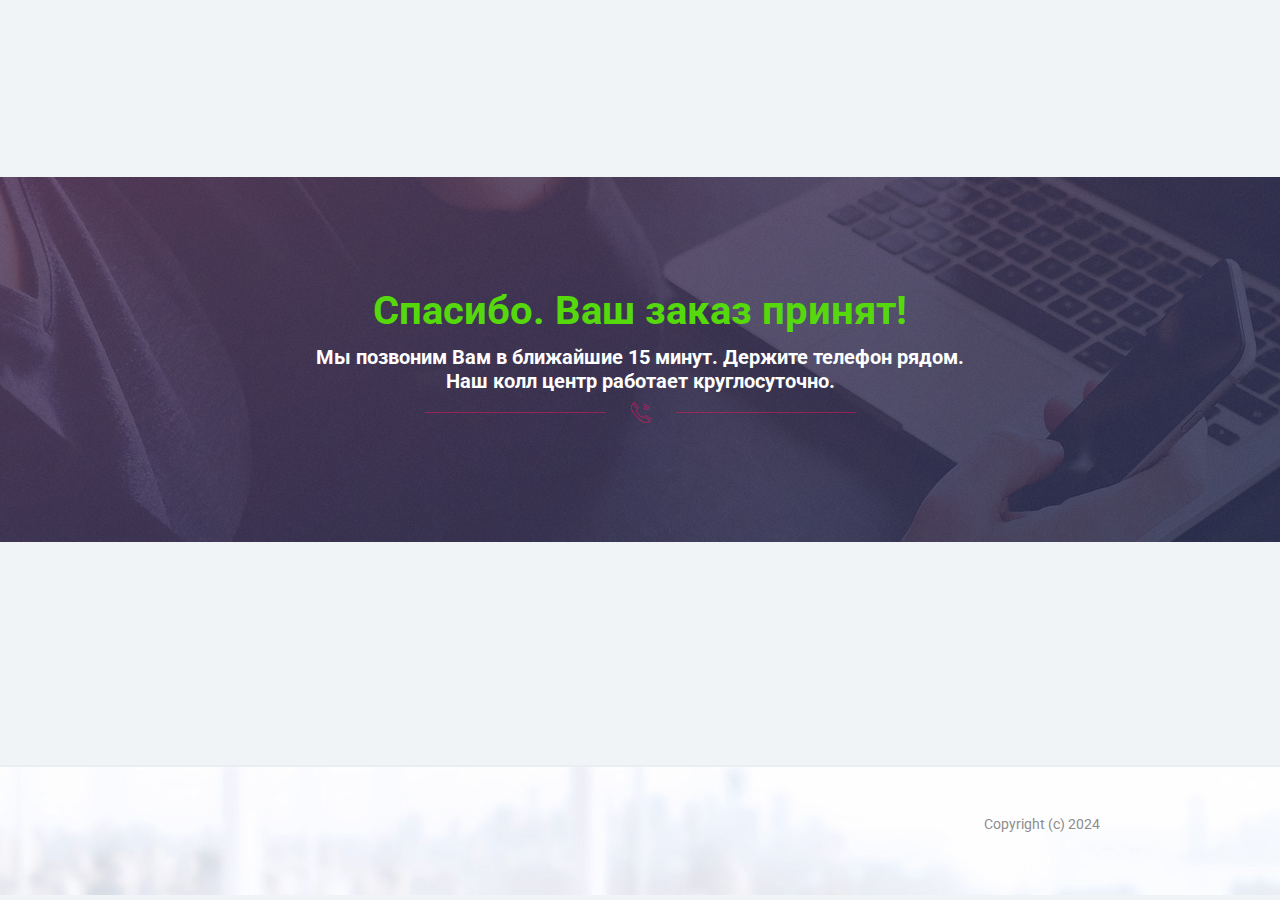
<file: call.html>
<!DOCTYPE html>
<html>
    <head>
                    <title>Спецпредложение от нашего интернет-магазина, товары по супер цене! Скидки до 80%.</title>
                <meta http-equiv="Content-Type" content="text/html; charset=utf-8">
        <meta name="viewport" content="width=device-width, initial-scale=1.0">

        <link rel="icon" href="/assets_pages/upsells/favicon.ico" type="image/x-icon">
        <link rel="shortcut icon" href="/assets_pages/upsells/favicon.ico" type="image/x-icon">
        <link href='//fonts.googleapis.com/css?family=Roboto:400,300,500,300italic,700&subset=latin,cyrillic' rel='stylesheet' type='text/css'>
        <link media="all" href="/assets_pages/upsells/css/main.css?v=0.1" rel="stylesheet" type="text/css">
        <link media="all" href="/assets_pages/upsells/css/hint.css" rel="stylesheet" type="text/css">

        <script src="//ajax.googleapis.com/ajax/libs/jquery/2.1.3/jquery.min.js"></script>
        <script src="/assets_pages/upsells/js/jquery.placeholder.js"></script>
        <script src="/assets_pages/js/lib.js"></script>
        <script src="/assets_pages/upsells/js/init.js"></script>
        
        <script>
            $(function() {
                $('.btn_ss_holder').click(function() {
                    Lib.request('/ContactCollector/ajaxCollect', {
                        fio: '', 
                        email: $('#email_subscribe').val(), 
                        product_id: '', 
                        ip_addr: ''
                    }, function(result, data) {
                        if (!result && data)
                            return alert(data);
                        if (result)
                            $('.desc_cc_holder').html('<div class="thanks"><b>Спасибо за участие!</b><br><span>На Вашу почту выслано письмо для подтверждения подписки</span></div>');
                    });
                });
            });
        </script>

            </head>
    
    <body class="man" style="background-color: #f1f4f6;">
        <div class="first-block">
            <div class="wrapper">
                <div class="wrap">
                    <div class="top-title top-title-c">
                        <h2 style="color: #55d90d;">Спасибо. Ваш заказ принят!</h2>
                                                <div style="color: white; font-weight: bold;">Мы позвоним Вам в ближайшие 15 минут. Держите телефон рядом.<br />
                            Наш колл центр работает круглосуточно.</div>
                                            </div>
                </div>
            </div>
        </div>


        <div class="section footer">
            <div class="wrap clearfix">
                <div class="right"><p>Copyright (c) 2024</p></div>
            </div>
        </div>

                    <!--PopUp-->
            <div class="popup reg_form reg_form_pop">
                <a class="close">Close</a>

                <h2 id="center1">Написать отзыв</h2>

                <div>
                    <form id="comment-form" action="" class="clearfix">
                        <div>
                            <input type="text" placeholder="Введите ваше имя" required="">
                        </div>
                        <div>
                            <textarea cols="" rows="8" placeholder="Введите текст отзыва" required=""></textarea>
                        </div>
                        <button type="submit">Отправить</button>
                    </form>
                </div>
            </div>
                





    </body>
</html>
</file>
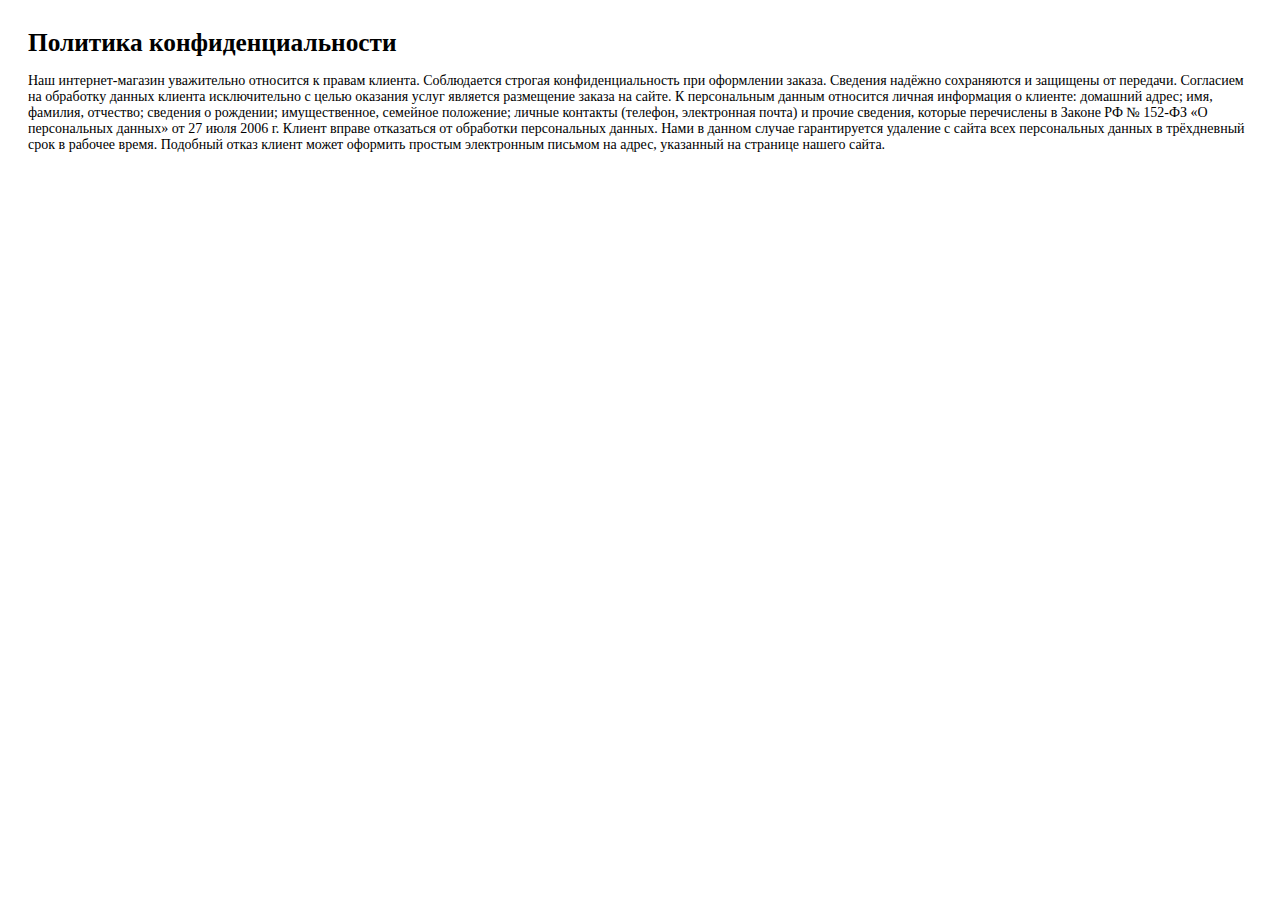
<file: politics.html>
<html>
<head>
	<title>Политика конфиденциальности</title>
<meta charset="UTF-8" />
</head>
<body>
<div style="padding: 20px; font-size: 14px;font-family: 'PT Sans';">
	<h1 style="font-family: 'PT Sans'; padding: 0; margin: 0; margin-bottom: 16px; font-size:19pt; font-weight: bold;">Политика конфиденциальности</h1>
		
Наш интернет-магазин уважительно относится к правам клиента. Соблюдается строгая конфиденциальность при оформлении заказа. Сведения надёжно сохраняются и защищены от передачи.

Согласием на обработку данных клиента исключительно с целью оказания услуг является размещение заказа на сайте.

К персональным данным относится личная информация о клиенте: домашний адрес; имя, фамилия, отчество; сведения о рождении; имущественное, семейное положение; личные контакты (телефон, электронная почта) и прочие сведения, которые перечислены в Законе РФ № 152-ФЗ «О персональных данных» от 27 июля 2006 г.

Клиент вправе отказаться от обработки персональных данных. Нами в данном случае гарантируется удаление с сайта всех персональных данных в трёхдневный срок в рабочее время. Подобный отказ клиент может оформить простым электронным письмом на адрес, указанный на странице нашего сайта.
</body>
</html>
</file>
<file: assets_pages/land/fonts/Montserrat/Montserrat.css>
@font-face {
    font-family: 'Montserrat';
    src: url('subsetMontserrat Light.woff2') format('woff2'),
        url('subsetMontserrat Light.woff') format('woff'),
        url('subsetMontserrat Light.ttf') format('truetype');
    font-weight: 300;
    font-style: normal;
}
@font-face {
    font-family: 'Montserrat';
    src: url('subsetMontserrat Regular.woff2') format('woff2'),
        url('subsetMontserrat Regular.woff') format('woff'),
        url('subsetMontserrat Regular.ttf') format('truetype');
    font-weight: 400;
    font-style: normal;
}
@font-face {
    font-family: 'Montserrat';
    src: url('subsetMontserrat Italic.woff2') format('woff2'),
        url('subsetMontserrat Italic.woff') format('woff'),
        url('subsetMontserrat Italic.ttf') format('truetype');
    font-weight: 400;
    font-style: italic;
}
@font-face {
    font-family: 'Montserrat';
    src: url('subsetMontserrat Medium.woff2') format('woff2'),
        url('subsetMontserrat Medium.woff') format('woff'),
        url('subsetMontserrat Medium.ttf') format('truetype');
    font-weight: 500;
    font-style: normal;
}
@font-face {
    font-family: 'Montserrat';
    src: url('subsetMontserrat Bold.woff2') format('woff2'),
        url('subsetMontserrat Bold.woff') format('woff'),
        url('subsetMontserrat Bold.ttf') format('truetype');
    font-weight: 700;
    font-style: normal;
}
@font-face {
    font-family: 'Montserrat';
    src: url('subsetMontserrat Black.woff2') format('woff2'),
        url('subsetMontserrat Black.woff') format('woff'),
        url('subsetMontserrat Black.ttf') format('truetype');
    font-weight: 900;
    font-style: normal;
}
</file>
<file: css/style.css>
/*block1*/
.block1 {
    background: #fff url(../img/bg1.jpg) no-repeat center top;
    padding-bottom: 90px;
}
.topline {
    display: flex;
	flex-direction: row;
	flex-wrap: nowrap;
	justify-content: space-between;
	align-items: flex-start;
	align-content: stretch;
    padding-right: 230px;
    margin-bottom: 95px;
}
.medal {
    background: url(../img/medal.png) no-repeat left center;
    font-size: 13px;
    font-weight: 700;
    text-transform: uppercase;
    padding-left: 50px;
}
.medal span {
    display: block;
    font-size: 19px;
    color:#0a64a9;
}
.toptitle {
    font-size: 25px;
    line-height: 1em;
    margin-bottom: 90px;
}
.toptitle span {
    display: block;
    color:#0a64a9;
    font-size: 66px;
    font-weight: 900;
    line-height: 1.3em;
}
.product {
    position: absolute;
    right: -40px;
    top: 290px;
}
.topbullits {
    font-size: 0;
    margin-bottom: 160px;
}
.topbullits li {
    background:  #fff url(../img/icon_window.png) no-repeat 20px 22px;
    border-radius: 25px;
    display: inline-block;
    width: 276px;
    padding: 20px 20px 20px 80px;
    vertical-align: top;
    -webkit-box-shadow: 0 0 76px 0 rgba(10,100,169,.14);
    box-shadow: 0 0 76px 0 rgba(10,100,169,.14);
    margin-right: 30px;
}
.topbullits li:nth-child(2) {
    background:  #fff url(../img/icon_clean.png) no-repeat 20px 22px;
}
.topbullits p {
    line-height: 1.2em;
    font-size: 16px;
}
.topbullits b {
    font-size: 18px;
    font-weight: 700;
    display: block;
    line-height: 1.4em;
    margin-bottom: 5px;
}
.conversion {
    display: flex;
}
.conversion__button {

}
.conversion__price {
    font-weight: 700;
    padding: 5px 0 0 20px; 
}
.conversion__new {
    display: flex;
	flex-direction: row;
	flex-wrap: nowrap;
	justify-content: flex-start;
	align-items: flex-end;
	align-content: stretch;
    
}
.conversion__new span {
    font-size: 40px;
    margin-right: 10px;
}
.conversion__new span small {
    text-transform: uppercase;
    font-size: .75em;
    display: inline-block;
}
.conversion__sale {
    font-size: 20px;
    color:#fff;
    background: #ed251c;
    border-radius: 10px;
    display: inline-block;
    padding: 5px 10px;
  
}
.conversion__old {
    font-size: 20px;
    color:#b9b9b9;
    line-height: 1.6em;
}
.conversion__old span {
    position: relative;
}
.conversion__old span:before {
    content: '';
    display: block;
    position: absolute;
    top: 12px;
    left: -3px;
    right: -3px;
    height: 2px;
    background: #ed251c;
}
.magnit {
    width: 160px;
    height: 160px;
    position: absolute;
    right: 258px;
    top: 634px;
    background: #ffba00; /* Old browsers */
    background: -moz-linear-gradient(45deg,  #ffba00 0%, #f9e326 100%); /* FF3.6-15 */
    background: -webkit-linear-gradient(45deg,  #ffba00 0%,#f9e326 100%); /* Chrome10-25,Safari5.1-6 */
    background: linear-gradient(45deg,  #ffba00 0%,#f9e326 100%); /* W3C, IE10+, FF16+, Chrome26+, Opera12+, Safari7+ */
    filter: progid:DXImageTransform.Microsoft.gradient( startColorstr='#ffba00', endColorstr='#f9e326',GradientType=1 ); 
    border-radius: 50%;
    display: flex;
	flex-direction: column;
	flex-wrap: nowrap;
	justify-content: center;
	align-items: stretch;
	align-content: stretch;
}
.magnit span {
    font-size: 18px;
    text-transform: uppercase;
    font-weight: 700;
    text-align: center;
    color:#fff;
    margin-top: 10px;
}
/*block2*/
.block2 {
    background: #fff url(../img/boobles.png) no-repeat center bottom;
    margin-bottom: -1px;
    position: relative;
    z-index: 2;
}
.block2 h2.title {
    margin-bottom: 60px;
}
.overtitle {
    font-size: 22px;
    font-weight: 500;
    text-align: center;
    margin-bottom: 20px;
    text-transform: uppercase;
}
.safe {
    display: flex;
	flex-direction: row;
	flex-wrap: nowrap;
	justify-content: flex-start;
	align-items: stretch;
	align-content: stretch;
}
.safe-left {
    width: 520px;
    height: 400px;
    flex-shrink: 0;
    position: relative;
}
.safe-left:before,
.safe-left:after {
    display: block;
    content: '';
    position: absolute;
    width: 103px;
    height: 75px;
}
.safe-left:before {
    background: url(../img/arrow-green.png) no-repeat 0 0;
    top: 15px;
    right: 70px;
}
.safe-left:after {
    background: url(../img/arrow-red.png) no-repeat 0 0;
    bottom: 15px;
    left: 70px;
}
.safe-left img {
    position: absolute;
    border-radius: 25px;
}
.safe-left img:nth-child(1) {
    top: 0;
    left: 0;
}
.safe-left img:nth-child(2) {
    width: 290px;
    height: 290px;
    right: 0;
    bottom: 0;
}
.safe-right {
    padding: 0 0 0 60px;
}
.stata {
    -webkit-box-shadow: 0 0 76px 0 rgba(10,100,169,.14);
    box-shadow: 0 0 76px 0 rgba(10,100,169,.14);
    border-radius: 25px;
    display: flex;
	flex-direction: row;
	flex-wrap: wrap;
	justify-content: flex-start;
	align-items: center;
	align-content: stretch;
    padding: 30px;
    margin: 25px 0;
}
.stata img {

}
.stata span {
    color:#ed251c;
    font-size: 40px;
    font-weight: 700;
    margin: 0 20px;
}
.stata p {
    font-size: 16px;
    font-weight: 700;
}
/*block3*/
.block3 {
    background: #0e66aa; 
    background: url('../img/cloud.png') center top no-repeat, -moz-linear-gradient(top,  #0e66aa 11%, #ffffff 100%);
    background: url('../img/cloud.png') center top no-repeat, -webkit-linear-gradient(top,  #0e66aa 11%,#ffffff 100%);
    background: url('../img/cloud.png') center top no-repeat, linear-gradient(to bottom,  #0e66aa 11%,#ffffff 100%);
    padding: 150px 0 100px;

}
.block3 h2 {
    font-size: 45px;
    font-weight: 900;
}
.clean-fast {
    color:#fff;
    display: flex;
	flex-direction: row;
	flex-wrap: nowrap;
	justify-content: space-between;
	align-items: center;
	align-content: stretch;
}
.clean-fast__left {
    width: 570px;
    flex-shrink: 0;
}
.clean-fast__left h2 {
    margin-bottom: 35px;
}
.clean-fast__left .btn {
    margin: 0;
}
.clean-fast__right {

}
.fast-item {
    margin-bottom: 40px;
}
.fast-item li {
    background: url(../img/check.png) no-repeat 0 0;
    padding: 0 0 25px 40px ;
}
/*block4*/
.block4 {
    background: url(../img/bg4.jpg) no-repeat center 195px;
}
.block4 h2 {
    max-width: 880px;
    margin-left: auto;
    margin-right: auto;
    margin-bottom: 70px;
}
.plus {
    text-align: center;
    padding-left: 545px;
}

.plus li {
    display: inline-block;
    vertical-align: top;
    width: 300px;
    padding: 0 10px 40px;
}
.plus li img {
    display: block;
    margin: 0 auto 20px;
    border-radius: 50%;
    -webkit-box-shadow: 0 0 76px 0 rgba(10,100,169,.14);
    box-shadow: 0 0 76px 0 rgba(10,100,169,.14);
}
.plus li p{
    font-weight: 700;
}   
/*block5*/
.block5 {
    background: #f2fdff; /* Old browsers */
    background: -moz-linear-gradient(top,  #f2fdff 0%, #f2fdff 46%, #ffffff 100%); /* FF3.6-15 */
    background: -webkit-linear-gradient(top,  #f2fdff 0%,#f2fdff 46%,#ffffff 100%); /* Chrome10-25,Safari5.1-6 */
    background: linear-gradient(to bottom,  #f2fdff 0%,#f2fdff 46%,#ffffff 100%); /* W3C, IE10+, FF16+, Chrome26+, Opera12+, Safari7+ */
    padding: 70px 0 50px;
}
.block5 h2 {
    margin-bottom: 60px;
}
.princip {
    display: flex;
	flex-direction: row;
	flex-wrap: wrap;
	justify-content: space-around;
	align-items: stretch;
	align-content: stretch;
    margin-bottom: 60px;
}
.princip-item {
    width: 260px;
}
.princip-item__square {
    width: 135px;
    height: 147px;
    border-radius: 25px;
    background-color: #056fc9;
    margin: 0 auto 45px;
    position: relative;
}
.princip > div:nth-child(1) .princip-item__square {
    background: #056fc9 url(../img/pr1.png) no-repeat;
}
.princip > div:nth-child(2) .princip-item__square {
    background: #056fc9 url(../img/pr2.png) no-repeat;
}
.princip > div:nth-child(3) .princip-item__square {
    background: #056fc9 url(../img/pr3.png) no-repeat;
}
.princip > div:nth-child(4) .princip-item__square {
    background: #056fc9 url(../img/pr4.png) no-repeat;
}
.princip-item__num {
    color:#046ec7;
    font-size: 25px;
    font-weight: 900;
    width: 53px;
    height: 53px;
    border-radius: 50%;
    border: 2px solid #046ec7;
    background: #fff;
    line-height: 53px;
    text-align: center;
    position: absolute;
    bottom: -27px;
    left: 50%;
    -moz-transform: translateX(-50%);
    -webkit-transform: translateX(-50%);
    -o-transform: translateX(-50%);
    -ms-transform: translateX(-50%);
    transform: translateX(-50%);
}
.princip-item > p {
    text-align: center;
} 
/*block6*/
.block6 {

}
.block6 h2 {
    text-align: left;
}
.our-buyers {
    display: flex;
	flex-direction: row;
	flex-wrap: nowrap;
	justify-content: space-between;
	align-items: center;
	align-content: stretch;
}
.our-buyers__left {
    width: 525px;
    flex-shrink: 0;
}
.our-buyers__left > p {
    margin-bottom: 50px;
}
.our-buyers__left .btn {
    margin: 0;
}
.our_bullits {
    margin-bottom: 20px;
}
.our_bullits li {
    color:#74a201;
    font-weight: 500;
    background: url(../img/mark.png) no-repeat 0 0;
    padding: 0 0 20px 30px;
}
/*block7*/
.block7 {
    padding-bottom: 0;
}
.reviews {
    
}
.reviews-item {
    padding: 0 10px;
    width: 390px;
    padding-bottom: 100px;
}
.reviews-item > img {
    display: block;
    border-radius: 50%;
    margin: 0 auto -80px;
    width: 174px !important;
}
.reviews-block {
    font-size: 14px;
    -webkit-box-shadow: 0 0 76px 0 rgba(10,92,164,.2);
    box-shadow: 0 0 76px 0 rgba(10,92,164,.2);
    border-radius: 25px;
    padding: 90px 20px 20px;
    text-align: center;
}
.reviews-block p {
    margin-bottom: 20px;    
}
.reviews-block span {
    font-weight: 700;
}
/*block8*/
 .block8 {
     padding: 0 0 70px;
 } 
 .block8 h2 {
    margin-bottom: 10px;
 }
 .block8 .subtitle {
     font-size: 28px;
     font-weight: 500;
     text-transform: uppercase;
     text-align: center;
     margin-bottom: 90px;
 }
 .ship {
    display: flex;
	flex-direction: row;
	flex-wrap: wrap;
	justify-content: space-between;
	align-items: stretch;
	align-content: stretch;
    background: url(../img/ship-bg.png) no-repeat center 110px;
 }
 .ship > div:nth-child(1),
 .ship > div:nth-child(3) {
    position: relative;
    top: 40px;
 }
 .ship__item {
    width: 359px;
    flex-shrink: 0;
    text-align: center;
 }
 .ship__item img {
    display: block;
    margin: 0 auto 10px;
    width: auto;
 }
 .ship__item p {

}
.ship__item a {
    color:#0a64a9;
    text-decoration: none;
}
.ship__item a:hover {
    text-decoration: underline;
}
.ship__item span {
    color:#a2a2a2;
    font-size: 13px;
}
/*block9*/
.formbox {
    background: #fff;
    width: 410px;
    padding: 40px 0 60px;
    border-radius: 10px;
    -webkit-box-shadow: 0 0 62px 0 rgba(0,0,0,.13);
    box-shadow: 0 0 62px 0 rgba(0,0,0,.13);
}
.formbox__title {
    font-size: 24px;
    text-align: center;
    font-weight: 700;
    line-height: 1.3em;
    margin-bottom: 30px;
}
.formbox__title span {
    display: inline-block;
    border-bottom: 2px solid #319dc6;
}
.formprice {
    margin-bottom: 30px;
}
.formprice > div {
    font-weight: 700;
    display: flex;
	justify-content: center;
	align-items: center;
    margin-bottom: 5px;
}
.formprice__price {
    font-size: 40px;
}
.formprice__price span {
    text-transform: uppercase;
    font-size: .75em;
}
.formprice__sale {
    font-size: 20px;
    color:#fff;
    background: #ed251c;
    padding: 6px 8px;
    border-radius: 10px;
    margin-left: 10px;
}
.formprice > p {
    text-align: center;
    color:#b9b9b9;
    font-weight: 700;
    font-size: 20px;
}
.formprice > p span {
    display: inline-block;
    position: relative;
}
.formprice > p span:before {
    content: '';
    display: block;
    position: absolute;
    top: 12px;
    left: -3px;
    right: -3px;
    height: 2px;
    background: #ed251c;
}
.block1.end .topline {
    margin-bottom: 135px;
}
/*block10*/


.footer {
    text-align: center;
    padding: 40px 0 30px;
}
.footer a {
    font-size: 14px;
    color:#333;
}
/*-------------------------------------- Media Queries ----959---------------------------------*/
@media screen and (max-width: 1169px) {
    .block1 {
        background-image: url(../img/bg-md.jpg);
    }
    h2.title,
    .block3 h2 {
        font-size: 34px;
    }
    .topline {
        padding-right: 142px;
        margin-bottom: 60px;
    }
    .toptitle {
        font-size: 17px;
        margin-bottom: 40px;
    }
    .toptitle span {
        font-size: 45px;
        font-weight: 700;
    }
    .topbullits li {
        display: block;
        margin: 0 0 20px 0;
    }
    .product {
        right: -215px;
        top: 91px;
    }
    .magnit {
        right: 150px;
        top: 509px;
    }
    .topbullits {
        margin-bottom: 78px;
    }
    .safe,
    .clean-fast,
    .our-buyers {
        display: flex;
        flex-direction: column;
        flex-wrap: nowrap;
        justify-content: flex-start;
        align-items: center;
        align-content: stretch;
    }
    .safe-right {
        padding: 40px 0 0 0px;
    }
    .block2 {
        padding-bottom: 0;
    }
    .block3 {
        padding: 195px 0 100px;
    }
    .block4 {
        background: #fff;
    }
    .plus {
        padding-left: 0;
    }
    .princip-item {
        margin-bottom: 20px;
    }
    .princip,
    .our-buyers__left {
        margin-bottom: 40px;
    }
    .ship {
        background: none;
        justify-content: center;
    }
    .ship > div:nth-child(1),
    .ship > div:nth-child(3) {
       top: 0;
    }
    .block1.end .topline {
        margin-bottom: 80px;
    }

    
}
/*-------------------------------------- Media Queries ----639---------------------------------*/
@media screen and (max-width: 749px) {
    .block1 {
        background-image: url(../img/bg-sm.jpg);
        padding: 30px 0;
    }
    .medal {
        font-size: 10px;
        background-size: 30px;
        line-height: 1.6em;
        width: 160px;
        padding-left: 36px;
    }
    .medal span {
        font-size: 14px;
    }
    .topline {
        padding: 0;
        margin-bottom: 25px;
    }
    .topline > img {
        width: 120px;
    }
    .toptitle span {
        line-height: 1em;
        font-weight: 900;
        margin: 10px 0;
    }
    .toptitle {
        line-height: 1.3em;
        margin-bottom: 455px;
    }
    .topbullits li,
    .our-buyers__left,
    .clean-fast__left,
    .safe-left  {
        width: 100%;
    }
    .product {
        width: 320px;
        left: 10px;
        top: 240px;
    }
    .magnit {
        width: 130px;
        height: 130px;
        right: 91px;
        top: 470px;
    }
    .magnit img {
        width: 38px;
    }
    .magnit span {
        font-size: 14px;
        line-height: 1.4em;
    }
    .conversion {
        display: flex;
	    flex-direction: column-reverse;
    }
    .conversion__price {
        padding: 0px 0 20px 35px;
    }
    .topbullits {
        margin-bottom: 40px;
    }
    .overtitle {
        font-size: 18px;
    }
    h2.title, .block3 h2 {
        font-size: 24px;
    }
    .block2 h2.title {
        margin-bottom: 40px;
    }
    .safe-left {
        height: 290px;
    }
    .safe-left:before, .safe-left:after,
    .safe-left > img:first-child,
    .block3 h2 br {
        display: none;
    }
    .stata p {
        padding-top: 15px;
    }
    .clean-fast__left {
        margin-bottom: 30px;
    }
    .fast-item {
        margin-bottom: 10px;
    }
    .block8 .subtitle {
        line-height: 1.3em;
    }
    .ship__item {
        margin-bottom: 30px;
        width: 300px;
    }
    .block1.end {
        background-position: center -180px;
    }
    .block1.end .topline {
        margin-bottom: 442px;
    }
    .block1.end .magnit {
        top: 365px;
    }
    .end .product {
        top: 110px;
    }
    .formbox {
        width: 100%;
        padding: 30px 0;
    }
   
   
   
  
}
</file>
<file: assets_pages/fonts/roboto.css>
@font-face {
    font-family: 'Roboto';
    src: local('Roboto Thin'), local('Roboto-Thin'), url('robotothin.woff2') format('woff2'), url('robotothin.woff') format('woff'), url('robotothin.ttf') format('truetype');
    font-weight: 100;
    font-style: normal;
}
@font-face {
    font-family: 'Roboto';
    src: local('Roboto Thin Italic'), local('Roboto-ThinItalic'), url('robotothinitalic.woff2') format('woff2'), url('robotothinitalic.woff') format('woff'), url('robotothinitalic.ttf') format('truetype');
    font-weight: 100;
    font-style: italic;
}
@font-face {
    font-family: 'Roboto';
    src: local('Roboto Light'), local('Roboto-Light'), url('robotolight.woff2') format('woff2'), url('robotolight.woff') format('woff'), url('robotolight.ttf') format('truetype');
    font-weight: 300;
    font-style: normal;
}
@font-face {
    font-family: 'Roboto';
    src: local('Roboto Light Italic'), local('Roboto-LightItalic'), url('robotolightitalic.woff2') format('woff2'), url('robotolightitalic.woff') format('woff'), url('robotolightitalic.ttf') format('truetype');
    font-weight: 300;
    font-style: italic;
}
@font-face {
    font-family: 'Roboto';
    src: local('Roboto'), local('Roboto-Regular'), url('roboto.woff2') format('woff2'), url('roboto.woff') format('woff'), url('roboto.ttf') format('truetype');
    font-weight: 400;
    font-style: normal;
}
@font-face {
    font-family: 'Roboto';
    src: local('Roboto Italic'), local('Roboto-Italic'), url('robotoitalic.woff2') format('woff2'), url('robotoitalic.woff') format('woff'), url('robotoitalic.ttf') format('truetype');
    font-weight: 400;
    font-style: italic;
}
@font-face {
    font-family: 'Roboto';
    src: local('Roboto Medium'), local('Roboto-Medium'), url('robotomedium.woff2') format('woff2'), url('robotomedium.woff') format('woff'), url('robotomedium.ttf') format('truetype');
    font-weight: 500;
    font-style: normal;
}
@font-face {
    font-family: 'Roboto';
    src: local('Roboto Medium Italic'), local('Roboto-MediumItalic'), url('robotomediumitalic.woff2') format('woff2'), url('robotomediumitalic.woff') format('woff'), url('robotomediumitalic.ttf') format('truetype');
    font-weight: 500;
    font-style: italic;
}
@font-face {
    font-family: 'Roboto';
    src: local('Roboto Bold'), local('Roboto-Bold'), url('robotobold.woff2') format('woff2'), url('robotobold.woff') format('woff'), url('robotobold.ttf') format('truetype');
    font-weight: 700;
    font-style: normal;
}
@font-face {
    font-family: 'Roboto';
    src: local('Roboto Bold Italic'), local('Roboto-BoldItalic'), url('robotobolditalic.woff2') format('woff2'), url('robotobolditalic.woff') format('woff'), url('robotobolditalic.ttf') format('truetype');
    font-weight: 700;
    font-style: italic;
}
@font-face {
    font-family: 'Roboto';
    src: local('Roboto Black'), local('Roboto-Black'), url('robotoblack.woff2') format('woff2'), url('robotoblack.woff') format('woff'), url('robotoblack.ttf') format('truetype');
    font-weight: 900;
    font-style: normal;
}
@font-face {
    font-family: 'Roboto';
    src: local('Roboto Black Italic'), local('Roboto-BlackItalic'), url('robotoblackitalic.woff2') format('woff2'), url('robotoblackitalic.woff') format('woff'), url('robotoblackitalic.ttf') format('truetype');
    font-weight: 900;
    font-style: italic;
}
</file>
<file: assets_pages/css/popup-m1-style.css>
#m1-form, #m1-form>div, .close-m1, .popup-m1-title, .popup-m1-cont, .popup-m1-form,
.popup-m1-text2, .popup-m1-text1, #m1-form .popup-m1-form input[type=text], #m1-form .popup-m1-form input[type=tel]
#m1-form .popup-m1-form button{width: auto; max-width: none; height: auto; max-height: none; margin: 0; padding: 0; border: 0; outline: 0; float: none; position: relative; background: none; line-height: normal; font-family: "Tahoma", "Geneva", "Kalimati", sans-serif; -webkit-box-sizing: border-box; -moz-box-sizing: border-box; box-sizing: border-box;}
#m1-form {
    position: fixed;
    display: none;
    width: 450px;
    margin-left: -225px;
    margin-top: -280px;
    top: 50%;
    /*    top: 10%;*/
    left: 50%;
    background: #fff;
    z-index: 9999999;
    -webkit-border-radius: 8px;
    -moz-border-radius: 8px;
    border-radius: 8px;
    -webkit-box-shadow: 0px 0px 0px 0px rgba(0, 0, 0, 0);
    -moz-box-shadow:    0px 0px 0px 0px rgba(0, 0, 0, 0);
    box-shadow:         0px 0px 0px 0px rgba(0, 0, 0, 0);
}
#m1-form a.close-m1 {
    position: absolute;
    display: block;
    width: 28px;
    height: 28px;
    line-height: 26px;
    top: 3px;
    right: 3px;
    background: transparent;
    font-size: 24px;
    color: #fff;
    text-decoration: none;
    text-align: center;
    cursor: pointer;
    z-index: 999;
}
#m1-form a.close-m1:before{
    content: '\00D7';
}
#m1-form>div{
    position: relative;
    width: 100%;
    overflow: hidden;
    -webkit-border-radius: 8px;
    -moz-border-radius: 8px;
    border-radius: 8px;
}
#m1-form .popup-m1-title{
    position: relative;
    padding: 20px 0px 16px;
    text-align: center;
    text-transform: uppercase;
    font-weight: 700;
    font-size: 25px;
    letter-spacing: 0.7px;
    line-height: 1.3em;
    color: #fff;
    background: #64ca50;
}
#m1-form .popup-m1-title:before, #m1-form .popup-m1-title:after {
    content: "";
    position: absolute;
    width: 50%;
    height: 20px;
    bottom: -10px;
    background: #64ca50;
}
#m1-form .popup-m1-title:before {
    left: 0;
    transform: skew(0deg, 4deg);
}
#m1-form .popup-m1-title:after {
    right: 0;
    transform: skew(0deg, -4deg);
}
#m1-form .popup-m1-cont{
    position: relative;
    padding: 45px 20px 30px;
    color: #333;
    font-size: 17px;
    line-height: 1.5em;
}
#m1-form .popup-m1-cont div.popup-m1-text1{
    text-align: center;
}
#m1-form .popup-m1-form{
    position: relative;
    display: block;
    height: auto;
    width: auto;
    background: none;
    padding: 30px 0;
    border-radius: 0;
    -webkit-box-shadow: 0 0 0 0;
    -moz-box-shadow:    0 0 0 0;
    box-shadow:         0 0 0 0;
}
#m1-form .popup-m1-form:after{
    content: '';
    display: block;
    clear: both;
    height: 0px;
}
#m1-form .popup-m1-form input[type=text],
#m1-form .popup-m1-form input[type=tel],
#m1-form .popup-m1-form button{
    border: 0;
    outline: 0;
    margin: 0;
    padding: 0;
    font-style: normal;
    font-weight: 400;
    text-transform: none;
    background: #fff;
    -webkit-box-shadow: 0 0 0 0;
    -moz-box-shadow:    0 0 0 0;
    box-shadow:         0 0 0 0;
    position: relative;
    display: block;
    margin: 0 auto;
    text-align: left;
    -webkit-border-radius: 4px;
    -moz-border-radius: 4px;
    border-radius: 4px;
    outline: none;
}
#m1-form .popup-m1-form button{
    font-weight: 700;
    text-transform: uppercase;
}
#m1-form .popup-m1-form input[type=text]::-webkit-input-placeholder,
#m1-form .popup-m1-form input[type=tel]::-webkit-input-placeholder
{color: #a9a9a9; opacity: 1;}
#m1-form .popup-m1-form input[type=text]:-moz-placeholder,
#m1-form .popup-m1-form input[type=tel]:-moz-placeholder
{color: #a9a9a9; opacity: 1;}
#m1-form .popup-m1-form input[type=text]::-moz-placeholder,
#m1-form .popup-m1-form input[type=tel]::-moz-placeholder
{color: #a9a9a9; opacity: 1;}
#m1-form .popup-m1-form input[type=text]:-ms-input-placeholder,
#m1-form .popup-m1-form input[type=tel]:-ms-input-placeholder
{color: #a9a9a9; opacity: 1;}

#m1-form .popup-m1-form input[type=text],
#m1-form .popup-m1-form input[type=tel]
{
    width: 90%;
    height: 64px;
    margin-bottom: 16px;
    line-height: 64px;
    font-size: 17px;
    color: #222;
    background: #fff;
    text-indent: 20px;
    border: 1px solid #ccc;
    text-shadow: none;
}
#m1-form .popup-m1-form input[type=text]:focus,
#m1-form .popup-m1-form input[type=tel]:focus
{
    border-color: #aaa;
}
#m1-form .popup-m1-form button{
    width: 90%;
    height: 68px;
    line-height: 68px;
    color: #fff;
    text-align: center;
    text-decoration: none;
    text-transform: uppercase;
    font-size: 22px;
    font-weight: 700;
    letter-spacing: 0.7px;
    border-bottom: 3px solid #cd6c00;
    background: #ff8300;
    cursor: pointer;
    -webkit-box-shadow: 0 0 0 0;
    -moz-box-shadow:    0 0 0 0;
    box-shadow:         0 0 0 0;
    text-shadow: 0px 0px 0px;
}
#m1-form .popup-m1-form button:hover{
    background: #ff8f00;
}
#m1-form .popup-m1-form button:active{
    top: -1px;
}
#m1-form .popup-m1-cont div.popup-m1-text2{
    text-align: center;
}
#m1-form .popup-m1-cont div.popup-m1-text2:before{
    content: '';
    position: relative;
    display: inline-block;
    width: 16px;
    height: 15px;
    margin: 0 10px 0 0;
    top: 2px;
    background: url(popup-m1-phone.png) 0 0 no-repeat;
}

/**********For screen**********/
#overlay-popup-m1 {
    display: none;
    position:fixed;
    width: 100%;
    height: 100%;
    top: 0;
    left: 0;
    background: #000;
    -ms-filter: "progid:DXImageTransform.Microsoft.Alpha(Opacity=60)";
    filter: alpha(opacity=60);
    -moz-opacity: 0.6;
    -khtml-opacity: 0.6;
    opacity: 0.6;
    z-index: 999999;
}

@media screen and (max-width: 450px){
    #m1-form {
        width: 100%;
        height: 100%;
        margin-left: 0;
        margin-top: 0;
        top: 0;
        left: 0;
        -webkit-border-radius: 0px;
        -moz-border-radius: 0px;
        border-radius: 0px;
    }
    #m1-form>div{
        -webkit-border-radius: 0px;
        -moz-border-radius: 0px;
        border-radius: 0px;
    }
    #m1-form .popup-m1-cont{
        padding: 45px 12px 30px;
    }
    #m1-form .popup-m1-form input[type=text], #m1-form .popup-m1-form input[type=tel],#m1-form .popup-m1-form button{
        width: 100%;
    }
    #m1-form .popup-m1-title {
        padding: 26px 10px 16px;
        font-size: 24px;
    }
}

@media screen and (max-height: 560px){
    #m1-form {
        margin-top: 0;
        top: 0;
        bottom: 0;
        overflow-y: scroll;
    }
}
</file>
<file: assets_pages/css/enhancer_all_style.css>
/* Общие стили */
#contactless-m1,
#contactless-m1 .contactless-m1__note,
#contactless-m1 .contactless-m1__note .contactless-m1__icon,
#contactless-m1 .contactless-m1__note .contactless-m1__title,
#contactless-m1 .contactless-m1__note .contactless-m1__title p,
#contactless-m1 .contactless-m1__close,
#online-visitors-widget,
#online-visitors-widget .online-visitors-widget__item ,
#online-visitors-widget .online-visitors-widget__item .online-visitors-widget__title,
#order-float-widget,
#order-float-widget .order-float-widget__item ,
#order-float-widget .order-float-widget__item .order-float-widget__title,
#order-float-widget .order-float-widget__item .order-float-widget__triangle,
#oneclick-box-m1,
#oneclick-box-m1 .oneclick-box-m1__line,
#oneclick-box-m1 .oneclick-box-m1__line__link,
#oneclick-box-m1 .oneclick-box-m1__line__link > span,
#oneclick-box-m1 .oneclick-box-m1__line__link > span span
#oneclick-box-m1 .oneclick-box-m1__line__close,
#holiday-box-m1,
#holiday-box-m1 .holiday-box-m1__title,
#holiday-box-m1 .holiday-box-m1__title .holiday-box-m1__discount,
#holiday-box-m1 .holiday-box-m1__title .holiday-box-m1__color,
#holiday-box-m1 .holiday-box-m1__close,
#delivery-float-widget,
#delivery-float-widget .delivery-float-widget__title,
#delivery-float-widget .delivery-float-widget__info,
#delivery-float-widget .delivery-float-widget__close,
#callback-box-m1,
#callback-box-m1 .callback-box-m1__line,
#callback-box-m1 .callback-box-m1__line p,
#callback-box-m1 .callback-box-m1__line__icon,
#callback-box-m1 .callback-box-m1__line__icon div,
#callback-box-m1_indent,
#oneclick-box-m1_indent,
#online-visitors-widget_indent {
    background: none;
    position: static;
    float: none;
    outline: 0;
    padding: 0;
    margin: 0;
    border: 0;
    -webkit-border-radius: 0 0 0 0;
    border-radius: 0 0 0 0;
    width: auto;
    height: auto;
    font-family: 'Roboto', 'Arial', sans-serif;
    font-size: 100%;
    font-weight: 400;
    line-height: 1;
    letter-spacing: normal;
    text-transform: none;
    vertical-align: baseline;
    -webkit-box-sizing: border-box;
    -moz-box-sizing: border-box;
    box-sizing: border-box;
    -webkit-box-shadow: 0 0 0 0 rgba(0, 0, 0, 0), inset 0 0 0 0 rgba(0, 0, 0, 0);
    box-shadow: 0 0 0 0 rgba(0, 0, 0, 0), inset 0 0 0 0 rgba(0, 0, 0, 0);
    text-shadow: 0 0 0 rgba(0, 0, 0, 0);
    -webkit-touch-callout: none;
    -webkit-user-select: none;
    -khtml-user-select: none;
    -moz-user-select: none;
    -ms-user-select: none;
    user-select: none;
}

/* Бесконтактная передача */
#contactless-m1 {
    background: #4cc933;
    z-index: 998;
    text-align: center;
    padding: 12px 35px 15px;
    display: block;
}

#contactless-m1 .contactless-m1__note,
#contactless-m1 .contactless-m1__icon {
    display: inline-block;
}
#contactless-m1 .contactless-m1__note .contactless-m1__icon {
    margin: 0 12px 0 0;
    float: left;
}
#contactless-m1 .contactless-m1__note {
    text-align: left;
}

#contactless-m1 .contactless-m1__note .contactless-m1__title {
    color: #fff;
    font-size: 16px;
    overflow: hidden;
    line-height: 1.3em;
}
#contactless-m1 .contactless-m1__note .contactless-m1__title p {
    font-size: 24px;
    font-weight: 700;
    letter-spacing: .5px;
    margin-bottom: 5px;
    line-height: 1.1em;
}

#contactless-m1 .contactless-m1__close {
    width: 20px;
    height: 20px;
    border-radius: 50%;
    background: #ffffff;
    opacity: .8;
    cursor: pointer;
    position: absolute;
    right: 10px;
    top: 10px;
}

#contactless-m1 .contactless-m1__close:before,
#contactless-m1 .contactless-m1__close:after {
    content: '';
    display: block;
    height: 13px;
    width: 2px;
    background: #000;
    position: absolute;
    top: 4px;
}

#contactless-m1 .contactless-m1__close:before {
    -moz-transform: rotate(-45deg);
    -webkit-transform: rotate(-45deg);
    -o-transform: rotate(-45deg);
    -ms-transform: rotate(-45deg);
    transform: rotate(-45deg);
    left: 9px;
}

#contactless-m1 .contactless-m1__close:after {
    -moz-transform: rotate(45deg);
    -webkit-transform: rotate(45deg);
    -o-transform: rotate(45deg);
    -ms-transform: rotate(45deg);
    transform: rotate(45deg);
    left: 9px;
}

#contactless-m1 .contactless-m1__close:hover {
    opacity: 1;
}

#adv_warning {
    line-height: initial;
    padding: 10px 20px;
    text-align: center;
    width: 100%;
}

@media screen and (max-width: 620px) {
    #contactless-m1 {
        padding: 12px 35px 15px 10px;
    }
    #contactless-m1 .contactless-m1__note .contactless-m1__title p {
        font-size: 20px;
    }
}



/* Плашка онлайн посетителей */
#online-visitors-widget {
    position: fixed;
    top: 175px;
    right: 0;
    z-index: 999;
}
#online-visitors-widget > div:first-child {
    margin-bottom: 15px;
}
#online-visitors-widget .online-visitors-widget__item {
    border-radius: 5px 0 0 5px;
    padding: 10px;
     -webkit-box-shadow: 0 0 16px 0 rgba(0,0,0,.15);
    box-shadow: 0 0 16px 0 rgba(0,0,0,.15);
    position: relative;
}
#online-visitors-widget .online-visitors-widget__item .online-visitors-widget__title {
    margin-bottom: 8px;
    display: block;
    font-size: 14px;
    line-height: 1em;
    letter-spacing: .2px;
}
#online-visitors-widget .online-visitors-widget__item b {
    font-weight: 700;
    font-size: 20px;
    padding-left: 40px;
}

#online-visitors-widget.online-visitors-widget_light .online-visitors-widget__item {
    background: #fff;
    color:#333;
    font-size: 14px;
}
#online-visitors-widget.online-visitors-widget_dark .online-visitors-widget__item {
    background: rgba(0,0,0,.7);
    color:#fff;
}
#online-visitors-widget.online-visitors-widget_light .online-visitors-widget__item:first-child:before {
    content:'';
    display: block;
    background: url([data-uri]) no-repeat 0 0 / contain;
    width: 26px;
    height: 24px;
    position: absolute;
    left: 10px;
    bottom: 9px;
}
#online-visitors-widget.online-visitors-widget_light .online-visitors-widget__item:last-child:before {
    content:'';
    display: block;
    background: url([data-uri]) no-repeat 0 0 / contain;
    width: 27px;
    height: 23px;
    position: absolute;
    left: 10px;
    bottom: 9px;
}
#online-visitors-widget.online-visitors-widget_dark .online-visitors-widget__item:first-child:before {
    content:'';
    display: block;
    background: url([data-uri]) no-repeat 0 0 / contain;
    width: 26px;
    height: 24px;
    position: absolute;
    left: 10px;
    bottom: 9px;
}
#online-visitors-widget.online-visitors-widget_dark .online-visitors-widget__item:last-child:before {
    content:'';
    display: block;
    background: url([data-uri]) no-repeat 0 0 / contain;
    width: 27px;
    height: 23px;
    position: absolute;
    left: 10px;
    bottom: 9px;
}
#online-visitors-widget_indent {
    height: 46px;
    width: 100%;
    display: none;
}

/*Поплавок сделавших заказ*/
#order-float-widget {
    position: fixed;
    top: 35px;
    right: 20px;
    z-index: 999;
}

#order-float-widget .order-float-widget__item {
    font-size: 14px;
    line-height: 1.5em;
    max-width: 310px;
    padding: 8px 10px 8px 55px;
    border-radius: 5px 5px 0 5px;
    position: relative;
    -webkit-box-shadow: 0 0 16px 0 rgba(0,0,0,.15);
    box-shadow: 0 0 16px 0 rgba(0,0,0,.15);
}
#order-float-widget .order-float-widget__item .order-float-widget__title {
    font-size: 14px;
    font-weight: 700;
    line-height: 1.5em;
    letter-spacing: .2px;
    display: block;
}
#order-float-widget.order-float-widget_light .order-float-widget__item {
    color: #333;
    background: #fff url([data-uri]) no-repeat 10px 10px;
}
#order-float-widget.order-float-widget_light .order-float-widget__item b {
    font-weight: 700;
}
#order-float-widget .order-float-widget__item .order-float-widget__triangle {
    width: 50px;
    height: 28px;
    position: absolute;
    overflow: hidden;
    bottom: -28px;
    right: -16px;
}
#order-float-widget.order-float-widget_light .order-float-widget__item .order-float-widget__triangle:before {
    content:'';
    display: block;
    width: 14px;
    height: 12px;
    background: #fff;
    position: absolute;
    top: -8px;
    right: 16px;
    -moz-transform: skewX(0deg) skewY(30deg);
    -webkit-transform: skewX(0deg) skewY(30deg);
    -o-transform: skewX(0deg) skewY(30deg);
    -ms-transform: skewX(0deg) skewY(30deg);
    transform: skewX(0deg) skewY(30deg);
    -webkit-box-shadow: 0 0 16px 0 rgba(0,0,0,.15);
    box-shadow: 0 0 16px 0 rgba(0,0,0,.15);
}
#order-float-widget.order-float-widget_light .order-float-widget__item .order-float-widget__title {
    color:#67c30d;
}
#order-float-widget.order-float-widget_dark .order-float-widget__item {
    background: rgba(0,0,0,.5) url([data-uri]) no-repeat 10px 10px ;
    color:#fff;
}
#order-float-widget.order-float-widget_dark .order-float-widget__item .order-float-widget__triangle:before {
    content:'';
    display: block;
    width: 14px;
    height: 12px;
    background: rgba(0,0,0,.5);
    position: absolute;
    top: -8px;
    right: 16px;
    -moz-transform: skewX(0deg) skewY(30deg);
    -webkit-transform: skewX(0deg) skewY(30deg);
    -o-transform: skewX(0deg) skewY(30deg);
    -ms-transform: skewX(0deg) skewY(30deg);
    transform: skewX(0deg) skewY(30deg);
    -webkit-box-shadow: 0 0 16px 0 rgba(0,0,0,.15);
    box-shadow: 0 0 16px 0 rgba(0,0,0,.15);
}

/*Кнопка быстрого заказа */
#oneclick-box-m1 {
    position: fixed;
    bottom: 0px;
    left: 0px;
    right: 0px;
    z-index: 999;
    -webkit-box-shadow: 0 0 16px 0 rgba(0,0,0,.45);
    box-shadow: 0 0 16px 0 rgba(0,0,0,.45);
}
#oneclick-box-m1 .oneclick-box-m1__line {
    height: 55px;
    line-height: 55px;
    text-align: center;
    background: #ED5565;
}
#oneclick-box-m1 .oneclick-box-m1__line__link {
    color:#fff;
    font-size: 20px;
    text-decoration: none;
    border-bottom: 1px dashed #fff;
    display: inline-block;
    letter-spacing: .5px;
    cursor: pointer;
}
#oneclick-box-m1 .oneclick-box-m1__line__link > span span {
    font-size: .8em;
    text-decoration: line-through;
}
#oneclick-box-m1 .oneclick-box-m1__line__close {
    width: 20px;
    height: 20px;
    border-radius: 50%;
    background: #ffffff;
    position: absolute;
    right: 10px;
    top: 10px;
    cursor: pointer;
    opacity: .8;
}
#oneclick-box-m1 .oneclick-box-m1__line__close:before,
#oneclick-box-m1 .oneclick-box-m1__line__close:after {
    content: '';
    display: block;
    height: 13px;
    width: 2px;
    background: #cc4350;
    position: absolute;
    top: 4px;
}
#oneclick-box-m1 .oneclick-box-m1__line__close:before {
    -moz-transform: rotate(-45deg);
    -webkit-transform: rotate(-45deg);
    -o-transform: rotate(-45deg);
    -ms-transform: rotate(-45deg);
    transform: rotate(-45deg);
    left: 9px;
}
#oneclick-box-m1 .oneclick-box-m1__line__close:after {
    -moz-transform: rotate(45deg);
    -webkit-transform: rotate(45deg);
    -o-transform: rotate(45deg);
    -ms-transform: rotate(45deg);
    transform: rotate(45deg);
    left: 9px;
}
#oneclick-box-m1 .oneclick-box-m1__line__close:hover {
    opacity: 1;
}
#oneclick-box-m1_indent {
    height: 55px;
    width: 100%;
}
/* ПЛАШКИ ПРАЗДНИКОВ */
#holiday-box-m1 {
    background: url([data-uri]) repeat-x 0 bottom;
    width: 100%;
    position: relative;
    z-index: 998;
}

#holiday-box-m1,
#holiday-box-m1 .holiday-box-m1__title,
#holiday-box-m1 .holiday-box-m1__close {
    display: block;
}

#holiday-box-m1 .holiday-box-m1__title {
    background: #ff6c00;
    color: #fff;
    padding: 10px 35px;
    width: 100%;
    text-align: center;
    text-transform: uppercase;
    font-size: 20px;
    font-weight: 700;
    letter-spacing: 2px;
    line-height: 1.4em;
    overflow: hidden;
}

#holiday-box-m1 .holiday-box-m1__title .holiday-box-m1__discount {
    color: #fdff06;
    font-weight: 700;
    letter-spacing: 2px;
    line-height: 1.4em;
    display: inline-block;
    text-transform: uppercase;
}

#holiday-box-m1:after {
    display: block;
    content: '';
    width: 100%;
    height: 14px;
}

#holiday-box-m1 .holiday-box-m1__close {
    width: 20px;
    height: 20px;
    border-radius: 50%;
    background: #ffffff;
    position: absolute;
    right: 10px;
    top: 10px;
    cursor: pointer;
    opacity: .8;
}

#holiday-box-m1 .holiday-box-m1__close:before,
#holiday-box-m1 .holiday-box-m1__close:after {
    content: '';
    display: block;
    height: 13px;
    width: 2px;
    background: #000;
    position: absolute;
    top: 4px;
}

#holiday-box-m1 .holiday-box-m1__close:before {
    -moz-transform: rotate(-45deg);
    -webkit-transform: rotate(-45deg);
    -o-transform: rotate(-45deg);
    -ms-transform: rotate(-45deg);
    transform: rotate(-45deg);
    left: 9px;
}

#holiday-box-m1 .holiday-box-m1__close:after {
    -moz-transform: rotate(45deg);
    -webkit-transform: rotate(45deg);
    -o-transform: rotate(45deg);
    -ms-transform: rotate(45deg);
    transform: rotate(45deg);
    left: 9px;
}

#holiday-box-m1 .holiday-box-m1__close:hover {
    opacity: 1;
}
/*---МОДИФИКАТОРЫ ПРАЗДНИКОВ---*/
/*Новогодняя*/
#holiday-box-m1.holiday-box-m1_new-year .holiday-box-m1__title {
    background-color: #b61a28;
    background-image: url("data:image/svg+xml,%3Csvg width='90' height='90' viewBox='0 0 100 100' xmlns='http://www.w3.org/2000/svg'%3E%3Cpath d='M11 18c3.866 0 7-3.134 7-7s-3.134-7-7-7-7 3.134-7 7 3.134 7 7 7zm48 25c3.866 0 7-3.134 7-7s-3.134-7-7-7-7 3.134-7 7 3.134 7 7 7zm-43-7c1.657 0 3-1.343 3-3s-1.343-3-3-3-3 1.343-3 3 1.343 3 3 3zm63 31c1.657 0 3-1.343 3-3s-1.343-3-3-3-3 1.343-3 3 1.343 3 3 3zM34 90c1.657 0 3-1.343 3-3s-1.343-3-3-3-3 1.343-3 3 1.343 3 3 3zm56-76c1.657 0 3-1.343 3-3s-1.343-3-3-3-3 1.343-3 3 1.343 3 3 3zM12 86c2.21 0 4-1.79 4-4s-1.79-4-4-4-4 1.79-4 4 1.79 4 4 4zm28-65c2.21 0 4-1.79 4-4s-1.79-4-4-4-4 1.79-4 4 1.79 4 4 4zm23-11c2.76 0 5-2.24 5-5s-2.24-5-5-5-5 2.24-5 5 2.24 5 5 5zm-6 60c2.21 0 4-1.79 4-4s-1.79-4-4-4-4 1.79-4 4 1.79 4 4 4zm29 22c2.76 0 5-2.24 5-5s-2.24-5-5-5-5 2.24-5 5 2.24 5 5 5zM32 63c2.76 0 5-2.24 5-5s-2.24-5-5-5-5 2.24-5 5 2.24 5 5 5zm57-13c2.76 0 5-2.24 5-5s-2.24-5-5-5-5 2.24-5 5 2.24 5 5 5zm-9-21c1.105 0 2-.895 2-2s-.895-2-2-2-2 .895-2 2 .895 2 2 2zM60 91c1.105 0 2-.895 2-2s-.895-2-2-2-2 .895-2 2 .895 2 2 2zM35 41c1.105 0 2-.895 2-2s-.895-2-2-2-2 .895-2 2 .895 2 2 2zM12 60c1.105 0 2-.895 2-2s-.895-2-2-2-2 .895-2 2 .895 2 2 2z' fill='%23bc2e3b' fill-opacity='1' fill-rule='evenodd'/%3E%3C/svg%3E");
}

#holiday-box-m1.holiday-box-m1_new-year {
    background: #6ac01d;
}
#holiday-box-m1.holiday-box-m1_new-year:after {
    background: url([data-uri]) repeat-x 0 0px;
}

#holiday-box-m1.holiday-box-m1_new-year .holiday-box-m1__close:before,
#holiday-box-m1.holiday-box-m1_new-year .holiday-box-m1__close:after {
    background: #800000;
}
/*8 марта*/
#holiday-box-m1.holiday-box-m1_march8 .holiday-box-m1__title {
    background-color: #fd87fa;
    background-image: url("data:image/svg+xml,%3Csvg width='30' height='30' viewBox='0 0 20 20' xmlns='http://www.w3.org/2000/svg'%3E%3Cg fill='%23fb97f8' fill-opacity='1' fill-rule='evenodd'%3E%3Ccircle cx='3' cy='3' r='3'/%3E%3Ccircle cx='13' cy='13' r='3'/%3E%3C/g%3E%3C/svg%3E");
    text-shadow: 1px 2px 0 rgba(0,0,0,0.1);
}

#holiday-box-m1.holiday-box-m1_march8 {
    background: #9c0094;
}

#holiday-box-m1.holiday-box-m1_march8:after {
    background: url([data-uri]) repeat-x 0 4px;
}

#holiday-box-m1.holiday-box-m1_march8 .holiday-box-m1__close:before,
#holiday-box-m1.holiday-box-m1_march8 .holiday-box-m1__close:after {
    background: #cc6dc9;
}

#holiday-box-m1.holiday-box-m1_march8 .holiday-box-m1__title .holiday-box-m1__discount {
    text-shadow: 1px 2px 0 rgba(0,0,0,0.1);
}

/*кибер понедельник*/
#holiday-box-m1.holiday-box-m1_cyber-monday .holiday-box-m1__title {
    background-color: #591d9f;
    background-image: url("data:image/svg+xml,%3Csvg xmlns='http://www.w3.org/2000/svg' viewBox='0 0 304 304' width='120' height='120'%3E%3Cpath fill='%236931ae' fill-opacity='1' d='M44.1 224a5 5 0 1 1 0 2H0v-2h44.1zm160 48a5 5 0 1 1 0 2H82v-2h122.1zm57.8-46a5 5 0 1 1 0-2H304v2h-42.1zm0 16a5 5 0 1 1 0-2H304v2h-42.1zm6.2-114a5 5 0 1 1 0 2h-86.2a5 5 0 1 1 0-2h86.2zm-256-48a5 5 0 1 1 0 2H0v-2h12.1zm185.8 34a5 5 0 1 1 0-2h86.2a5 5 0 1 1 0 2h-86.2zM258 12.1a5 5 0 1 1-2 0V0h2v12.1zm-64 208a5 5 0 1 1-2 0v-54.2a5 5 0 1 1 2 0v54.2zm48-198.2V80h62v2h-64V21.9a5 5 0 1 1 2 0zm16 16V64h46v2h-48V37.9a5 5 0 1 1 2 0zm-128 96V208h16v12.1a5 5 0 1 1-2 0V210h-16v-76.1a5 5 0 1 1 2 0zm-5.9-21.9a5 5 0 1 1 0 2H114v48H85.9a5 5 0 1 1 0-2H112v-48h12.1zm-6.2 130a5 5 0 1 1 0-2H176v-74.1a5 5 0 1 1 2 0V242h-60.1zm-16-64a5 5 0 1 1 0-2H114v48h10.1a5 5 0 1 1 0 2H112v-48h-10.1zM66 284.1a5 5 0 1 1-2 0V274H50v30h-2v-32h18v12.1zM236.1 176a5 5 0 1 1 0 2H226v94h48v32h-2v-30h-48v-98h12.1zm25.8-30a5 5 0 1 1 0-2H274v44.1a5 5 0 1 1-2 0V146h-10.1zm-64 96a5 5 0 1 1 0-2H208v-80h16v-14h-42.1a5 5 0 1 1 0-2H226v18h-16v80h-12.1zm86.2-210a5 5 0 1 1 0 2H272V0h2v32h10.1zM98 101.9V146H53.9a5 5 0 1 1 0-2H96v-42.1a5 5 0 1 1 2 0zM53.9 34a5 5 0 1 1 0-2H80V0h2v34H53.9zm60.1 3.9V66H82v64H69.9a5 5 0 1 1 0-2H80V64h32V37.9a5 5 0 1 1 2 0zM101.9 82a5 5 0 1 1 0-2H128V37.9a5 5 0 1 1 2 0V82h-28.1zm16-64a5 5 0 1 1 0-2H146v44.1a5 5 0 1 1-2 0V18h-26.1zm102.2 270a5 5 0 1 1 0 2H98v14h-2v-16h124.1zM242 149.9V160h16v34h-16v62h48v48h-2v-46h-48v-66h16v-30h-16v-12.1a5 5 0 1 1 2 0zM53.9 18a5 5 0 1 1 0-2H64V2H48V0h18v18H53.9zm112 32a5 5 0 1 1 0-2H192V0h50v2h-48v48h-28.1zm-48-48a5 5 0 0 1-9.8-2h2.07a3 3 0 1 0 5.66 0H178v34h-18V21.9a5 5 0 1 1 2 0V32h14V2h-58.1zm0 96a5 5 0 1 1 0-2H137l32-32h39V21.9a5 5 0 1 1 2 0V66h-40.17l-32 32H117.9zm28.1 90.1a5 5 0 1 1-2 0v-76.51L175.59 80H224V21.9a5 5 0 1 1 2 0V82h-49.59L146 112.41v75.69zm16 32a5 5 0 1 1-2 0v-99.51L184.59 96H300.1a5 5 0 0 1 3.9-3.9v2.07a3 3 0 0 0 0 5.66v2.07a5 5 0 0 1-3.9-3.9H185.41L162 121.41v98.69zm-144-64a5 5 0 1 1-2 0v-3.51l48-48V48h32V0h2v50H66v55.41l-48 48v2.69zM50 53.9v43.51l-48 48V208h26.1a5 5 0 1 1 0 2H0v-65.41l48-48V53.9a5 5 0 1 1 2 0zm-16 16V89.41l-34 34v-2.82l32-32V69.9a5 5 0 1 1 2 0zM12.1 32a5 5 0 1 1 0 2H9.41L0 43.41V40.6L8.59 32h3.51zm265.8 18a5 5 0 1 1 0-2h18.69l7.41-7.41v2.82L297.41 50H277.9zm-16 160a5 5 0 1 1 0-2H288v-71.41l16-16v2.82l-14 14V210h-28.1zm-208 32a5 5 0 1 1 0-2H64v-22.59L40.59 194H21.9a5 5 0 1 1 0-2H41.41L66 216.59V242H53.9zm150.2 14a5 5 0 1 1 0 2H96v-56.6L56.6 162H37.9a5 5 0 1 1 0-2h19.5L98 200.6V256h106.1zm-150.2 2a5 5 0 1 1 0-2H80v-46.59L48.59 178H21.9a5 5 0 1 1 0-2H49.41L82 208.59V258H53.9zM34 39.8v1.61L9.41 66H0v-2h8.59L32 40.59V0h2v39.8zM2 300.1a5 5 0 0 1 3.9 3.9H3.83A3 3 0 0 0 0 302.17V256h18v48h-2v-46H2v42.1zM34 241v63h-2v-62H0v-2h34v1zM17 18H0v-2h16V0h2v18h-1zm273-2h14v2h-16V0h2v16zm-32 273v15h-2v-14h-14v14h-2v-16h18v1zM0 92.1A5.02 5.02 0 0 1 6 97a5 5 0 0 1-6 4.9v-2.07a3 3 0 1 0 0-5.66V92.1zM80 272h2v32h-2v-32zm37.9 32h-2.07a3 3 0 0 0-5.66 0h-2.07a5 5 0 0 1 9.8 0zM5.9 0A5.02 5.02 0 0 1 0 5.9V3.83A3 3 0 0 0 3.83 0H5.9zm294.2 0h2.07A3 3 0 0 0 304 3.83V5.9a5 5 0 0 1-3.9-5.9zm3.9 300.1v2.07a3 3 0 0 0-1.83 1.83h-2.07a5 5 0 0 1 3.9-3.9zM97 100a3 3 0 1 0 0-6 3 3 0 0 0 0 6zm0-16a3 3 0 1 0 0-6 3 3 0 0 0 0 6zm16 16a3 3 0 1 0 0-6 3 3 0 0 0 0 6zm16 16a3 3 0 1 0 0-6 3 3 0 0 0 0 6zm0 16a3 3 0 1 0 0-6 3 3 0 0 0 0 6zm-48 32a3 3 0 1 0 0-6 3 3 0 0 0 0 6zm16 16a3 3 0 1 0 0-6 3 3 0 0 0 0 6zm32 48a3 3 0 1 0 0-6 3 3 0 0 0 0 6zm-16 16a3 3 0 1 0 0-6 3 3 0 0 0 0 6zm32-16a3 3 0 1 0 0-6 3 3 0 0 0 0 6zm0-32a3 3 0 1 0 0-6 3 3 0 0 0 0 6zm16 32a3 3 0 1 0 0-6 3 3 0 0 0 0 6zm32 16a3 3 0 1 0 0-6 3 3 0 0 0 0 6zm0-16a3 3 0 1 0 0-6 3 3 0 0 0 0 6zm-16-64a3 3 0 1 0 0-6 3 3 0 0 0 0 6zm16 0a3 3 0 1 0 0-6 3 3 0 0 0 0 6zm16 96a3 3 0 1 0 0-6 3 3 0 0 0 0 6zm0 16a3 3 0 1 0 0-6 3 3 0 0 0 0 6zm16 16a3 3 0 1 0 0-6 3 3 0 0 0 0 6zm16-144a3 3 0 1 0 0-6 3 3 0 0 0 0 6zm0 32a3 3 0 1 0 0-6 3 3 0 0 0 0 6zm16-32a3 3 0 1 0 0-6 3 3 0 0 0 0 6zm16-16a3 3 0 1 0 0-6 3 3 0 0 0 0 6zm-96 0a3 3 0 1 0 0-6 3 3 0 0 0 0 6zm0 16a3 3 0 1 0 0-6 3 3 0 0 0 0 6zm16-32a3 3 0 1 0 0-6 3 3 0 0 0 0 6zm96 0a3 3 0 1 0 0-6 3 3 0 0 0 0 6zm-16-64a3 3 0 1 0 0-6 3 3 0 0 0 0 6zm16-16a3 3 0 1 0 0-6 3 3 0 0 0 0 6zm-32 0a3 3 0 1 0 0-6 3 3 0 0 0 0 6zm0-16a3 3 0 1 0 0-6 3 3 0 0 0 0 6zm-16 0a3 3 0 1 0 0-6 3 3 0 0 0 0 6zm-16 0a3 3 0 1 0 0-6 3 3 0 0 0 0 6zm-16 0a3 3 0 1 0 0-6 3 3 0 0 0 0 6zM49 36a3 3 0 1 0 0-6 3 3 0 0 0 0 6zm-32 0a3 3 0 1 0 0-6 3 3 0 0 0 0 6zm32 16a3 3 0 1 0 0-6 3 3 0 0 0 0 6zM33 68a3 3 0 1 0 0-6 3 3 0 0 0 0 6zm16-48a3 3 0 1 0 0-6 3 3 0 0 0 0 6zm0 240a3 3 0 1 0 0-6 3 3 0 0 0 0 6zm16 32a3 3 0 1 0 0-6 3 3 0 0 0 0 6zm-16-64a3 3 0 1 0 0-6 3 3 0 0 0 0 6zm0 16a3 3 0 1 0 0-6 3 3 0 0 0 0 6zm-16-32a3 3 0 1 0 0-6 3 3 0 0 0 0 6zm80-176a3 3 0 1 0 0-6 3 3 0 0 0 0 6zm16 0a3 3 0 1 0 0-6 3 3 0 0 0 0 6zm-16-16a3 3 0 1 0 0-6 3 3 0 0 0 0 6zm32 48a3 3 0 1 0 0-6 3 3 0 0 0 0 6zm16-16a3 3 0 1 0 0-6 3 3 0 0 0 0 6zm0-32a3 3 0 1 0 0-6 3 3 0 0 0 0 6zm112 176a3 3 0 1 0 0-6 3 3 0 0 0 0 6zm-16 16a3 3 0 1 0 0-6 3 3 0 0 0 0 6zm0 16a3 3 0 1 0 0-6 3 3 0 0 0 0 6zm0 16a3 3 0 1 0 0-6 3 3 0 0 0 0 6zM17 180a3 3 0 1 0 0-6 3 3 0 0 0 0 6zm0 16a3 3 0 1 0 0-6 3 3 0 0 0 0 6zm0-32a3 3 0 1 0 0-6 3 3 0 0 0 0 6zm16 0a3 3 0 1 0 0-6 3 3 0 0 0 0 6zM17 84a3 3 0 1 0 0-6 3 3 0 0 0 0 6zm32 64a3 3 0 1 0 0-6 3 3 0 0 0 0 6zm16-16a3 3 0 1 0 0-6 3 3 0 0 0 0 6z'%3E%3C/path%3E%3C/svg%3E");
}
#holiday-box-m1.holiday-box-m1_cyber-monday .holiday-box-m1__title .color {
    font-weight: 400;
    color:#fff;
}
#holiday-box-m1.holiday-box-m1_cyber-monday {
    background: #b82ab7;
}

#holiday-box-m1.holiday-box-m1_cyber-monday:after,
#holiday-box-m1.holiday-box-m1_black-friday:after {
    background: url([data-uri]) repeat-x 0 4px;
}

#holiday-box-m1.holiday-box-m1_cyber-monday .holiday-box-m1__close:before,
#holiday-box-m1.holiday-box-m1_cyber-monday .holiday-box-m1__close:after {
    background: #591d9f;
}
/*черная пятница*/
#holiday-box-m1.holiday-box-m1_black-friday .holiday-box-m1__title {
    background: #262626;
}
#holiday-box-m1.holiday-box-m1_black-friday .holiday-box-m1__title .color {
    font-weight: 700;
}
#holiday-box-m1.holiday-box-m1_black-friday {
    background: #e70837;
}

/*сезонная 1, 2*/
#holiday-box-m1.holiday-box-m1_season-v1:after,
#holiday-box-m1.holiday-box-m1_season-v2:after {
    height: 5px;
}
#holiday-box-m1.holiday-box-m1_season-v1 .holiday-box-m1__title {
    height: 47px;
    background: #f33e4d;
    color:#fff;
    padding: 10px 35px 10px 0;
}
#holiday-box-m1.holiday-box-m1_season-v2 .holiday-box-m1__title {
    height: 47px;
    background: #000;
    color:#fff;
    padding: 10px 35px 10px 0;
}
#holiday-box-m1.holiday-box-m1_season-v1 {
    background: repeating-linear-gradient(-40deg,
        #fff,
        #fff 9px,
        #f33e4d 9px,
        #f33e4d 18px);
}
#holiday-box-m1.holiday-box-m1_season-v1 .season-repeat-title,
#holiday-box-m1.holiday-box-m1_season-v2 .season-repeat-title {
    width: 100%;
    height: 100%;
    position: relative;
    overflow: hidden;
}
#holiday-box-m1.holiday-box-m1_season-v1 .season-repeat-title div,
#holiday-box-m1.holiday-box-m1_season-v2 .season-repeat-title div {
    position: absolute;
    height: 100%;
    width: 1868px;
    top:0;
    left: 50%;
    -moz-transform: translateX(-50%);
    -webkit-transform: translateX(-50%);
    -o-transform: translateX(-50%);
    -ms-transform: translateX(-50%);
    transform: translateX(-50%);
    text-align: center;
    font-size: 15px;
    letter-spacing: 3px;
    line-height: 1.9em;
    font-weight: 400;
}
#holiday-box-m1.holiday-box-m1_season-v1 .season-repeat-title div span,
#holiday-box-m1.holiday-box-m1_season-v2 .season-repeat-title div span {
    font-weight: 700;
}
#holiday-box-m1.holiday-box-m1_season-v2 .season-repeat-title div span {
    color:#ffd401;
}
#holiday-box-m1.holiday-box-m1_season-v1 .season-repeat-title div span:before,
#holiday-box-m1.holiday-box-m1_season-v1 .season-repeat-title div span:after {
    content:'';
    display: inline-block;
    margin: 0 27px;
    width: 4px;
    height: 4px;
    border-radius: 50%;
    background: #fff;
    top:-3px;
    position: relative;
}
#holiday-box-m1.holiday-box-m1_season-v2 .season-repeat-title div span:before,
#holiday-box-m1.holiday-box-m1_season-v2 .season-repeat-title div span:after {
    content:'';
    display: inline-block;
    margin: 0 27px;
    width: 4px;
    height: 4px;
    border-radius: 50%;
    background: #fff;
    top:-3px;
    position: relative;
}
#holiday-box-m1.holiday-box-m1_season-v1 .season-repeat-title div span:first-child:before,
#holiday-box-m1.holiday-box-m1_season-v2 .season-repeat-title div span:first-child:before {
    display: none;
}
#holiday-box-m1.holiday-box-m1_season-v1 .season-repeat-title div span:last-child:after,
#holiday-box-m1.holiday-box-m1_season-v2 .season-repeat-title div span:last-child:after {
    display: none;
}
/*сезонная 2*/
#holiday-box-m1.holiday-box-m1_season-v2 {
    background: repeating-linear-gradient(-40deg,
        #ffd402,
        #ffd402 9px,
        #000 9px,
        #000 18px);
}

/*Поплавок сделавших заказ*/
#delivery-float-widget {
    position: fixed;
    bottom: 35px;
    left: 20px;
    z-index: 999;
    padding: 10px 30px 10px 70px;
    border-radius: 5px;
     -webkit-box-shadow: 0 0 16px 0 rgba(0,0,0,.15);
    box-shadow: 0 0 16px 0 rgba(0,0,0,.15);
}
#delivery-float-widget .delivery-float-widget__close {
    display: block;
    width: 11px;
    height: 11px;
    position: absolute;
    top:10px;
    right: 10px;
    cursor: pointer;
}
#delivery-float-widget .delivery-float-widget__close:before,
#delivery-float-widget .delivery-float-widget__close:after {
    content:'';
    display: block;
    width: 1px;
    height: 15px;
    position: absolute;
    top:-2px;
}
#delivery-float-widget .delivery-float-widget__close:before {
    left: 5px;
    -moz-transform: rotate(-45deg);
    -webkit-transform: rotate(-45deg);
    -o-transform: rotate(-45deg);
    -ms-transform: rotate(-45deg);
    transform: rotate(-45deg);
}
#delivery-float-widget .delivery-float-widget__close:after {
    left: 5px;
    -moz-transform: rotate(45deg);
    -webkit-transform: rotate(45deg);
    -o-transform: rotate(45deg);
    -ms-transform: rotate(45deg);
    transform: rotate(45deg);
}
#delivery-float-widget.delivery-float-widget_light .delivery-float-widget__close:before,
#delivery-float-widget.delivery-float-widget_light .delivery-float-widget__close:after {
    background: #b5b5b5;
}
#delivery-float-widget.delivery-float-widget_green .delivery-float-widget__close:before,
#delivery-float-widget.delivery-float-widget_green .delivery-float-widget__close:after {
    background: #fff;
}

#delivery-float-widget .delivery-float-widget__title {
    font-size: 14px;
    font-weight: 700;
    line-height: 1.5em;
    letter-spacing: .2px;
}
#delivery-float-widget .delivery-float-widget__info {
    line-height: 1.5em;
    font-size: 14px;
}

#delivery-float-widget.delivery-float-widget_light {
    color: #333;
    background: #fff url([data-uri]) no-repeat  15px center;
}

#delivery-float-widget.delivery-float-widget_green {
    background: #67c30d url([data-uri]) no-repeat 15px center;
    color:#fff;
}

/* Callback моб */
@-webkit-keyframes pulse {
    0% {-webkit-box-shadow: 0 0 0 0 rgba(255, 255, 255, 0.4);}
    70% {-webkit-box-shadow: 0 0 0 70px rgba(255, 255, 255, 0);}
    100% {-webkit-box-shadow: 0 0 0 0 rgba(255, 255, 255, 0);}
}

@keyframes pulse {
    0% {-moz-box-shadow: 0 0 0 0 rgba(255, 255, 255, 0.4);
        box-shadow: 0 0 0 0 rgba(255, 255, 255, 0.4);}
    70% {-moz-box-shadow: 0 0 0 70px rgba(255, 255, 255, 0);
        box-shadow: 0 0 0 70px rgba(255, 255, 255, 0);}
    100% {-moz-box-shadow: 0 0 0 0 rgba(255, 255, 255, 0);
        box-shadow: 0 0 0 0 rgba(255, 255, 255, 0);}
}

#callback-box-m1 {
    position: fixed;
    bottom: 0px;
    left: 0px;
    right: 0px;
    z-index: 999;
    -webkit-box-shadow: 0 0 15px 0 rgba(0,0,0,.3);
    box-shadow: 0 0 15px 0 rgba(0,0,0,.3);
}
#callback-box-m1 .callback-box-m1__line {
    height: 70px;
    background: #4FC1E9;
    cursor: pointer;
    display: flex;
	flex-direction: row;
	flex-wrap: nowrap;
	justify-content: center;
	align-items: center;
	align-content: stretch;
    overflow: hidden;
}
#callback-box-m1 .callback-box-m1__line p {
    display: inline-block;
    color:#fff;
    font-size: 24px;
    padding-left: 20px;
}
#callback-box-m1 .callback-box-m1__line__icon {
    width: 55px;
    height: 55px;
    display: inline-block;
    position: relative;
    border-radius: 50%;
}
#callback-box-m1 .callback-box-m1__line__icon:before,
#callback-box-m1 .callback-box-m1__line__icon:after {
    content: '';
    width: 55px;
    height: 55px;
    position: absolute;
    top: 50%;
    left: 50%;
    -webkit-border-radius: 50%;
    -moz-border-radius: 50%;
    border-radius: 50%;
    animation: pulse 2s infinite;
    z-index: 2;
    -moz-transform: translate(-50%, -50%);
    -webkit-transform: translate(-50%, -50%);
    -o-transform: translate(-50%, -50%);
    -ms-transform: translate(-50%, -50%);
    transform: translate(-50%, -50%);
}
#callback-box-m1 .callback-box-m1__line__icon:after {
    animation-delay: .5s;
}
#callback-box-m1 .callback-box-m1__line__icon div {
    width: 55px;
    height: 55px;
    border-radius: 50%;
    background: #4FC1E9 url([data-uri]) no-repeat center center;
    position: relative;
    z-index: 9;
}
#callback-box-m1_indent {
    width: 100%;
    height: 70px;
}
@media screen and (max-width: 1023px) {
    #online-visitors-widget.online-visitors-widget_light .online-visitors-widget__item:first-child:before,    
    #online-visitors-widget.online-visitors-widget_light .online-visitors-widget__item:last-child:before,
    #online-visitors-widget.online-visitors-widget_dark .online-visitors-widget__item:first-child:before, 
    #online-visitors-widget.online-visitors-widget_dark .online-visitors-widget__item:last-child:before {
        bottom: 11px;
    }
    #online-visitors-widget_indent {
        display: block;
    }
    #online-visitors-widget {
        top:0;
        left: 0;
        width: 100%;
        text-align: center;
        font-size: 0;
        -webkit-box-shadow: 0 0 16px 0 rgba(0,0,0,.2);
        box-shadow: 0 0 16px 0 rgba(0,0,0,.2);
    }
    #online-visitors-widget .online-visitors-widget__item {
        display: inline-block;
        text-align: left;
        font-size: 14px;
        border-radius: 0;
        width: auto;
        padding: 12px 10px 14px 45px;
        -webkit-box-shadow: 0 0 0 0 rgba(0,0,0,0);
        box-shadow: 0 0 0 0 rgba(0,0,0,0);
    }
    #online-visitors-widget .online-visitors-widget__item b {
        padding-left: 0px;
    }
    #online-visitors-widget.online-visitors-widget_light {
        background: #fff;
    }
    #online-visitors-widget.online-visitors-widget_light .online-visitors-widget__item {
        background: none;
    }
    #online-visitors-widget.online-visitors-widget_dark {
        background: rgba(0,0,0,.8);
    }
    #online-visitors-widget.online-visitors-widget_dark .online-visitors-widget__item {
        background: none;
    }
    #online-visitors-widget .online-visitors-widget__item .online-visitors-widget__title {
        display: inline-block;
    }
    #online-visitors-widget .online-visitors-widget__item .online-visitors-widget__title,
    #online-visitors-widget > div:first-child {
        margin-bottom: 0;
    }
    #online-visitors-widget.online-visitors-widget_light .online-visitors-widget__item:last-child:after {
        content:'';
        display: block;
        width: 1px;
        position: absolute;
        top:0;
        bottom: 0;
        left: 0;
        background: -moz-linear-gradient(top,  rgba(0,0,0,0) 1%, rgba(0,0,0,0) 15%, rgba(0,0,0,1) 50%, rgba(0,0,0,0) 85%, rgba(0,0,0,0) 100%);
        background: -webkit-linear-gradient(top,  rgba(0,0,0,0) 1%,rgba(0,0,0,0) 15%,rgba(0,0,0,1) 50%,rgba(0,0,0,0) 85%,rgba(0,0,0,0) 100%);
        background: linear-gradient(to bottom,  rgba(0,0,0,0) 1%,rgba(0,0,0,0) 15%,rgba(0,0,0,1) 50%,rgba(0,0,0,0) 85%,rgba(0,0,0,0) 100%);
        filter: progid:DXImageTransform.Microsoft.gradient( startColorstr='#00000000', endColorstr='#00000000',GradientType=0 );
        opacity: .2;
    }
        #online-visitors-widget.online-visitors-widget_dark .online-visitors-widget__item:last-child:after {
        content:'';
        display: block;
        width: 1px;
        position: absolute;
        top:0;
        bottom: 0;
        left: 0;
        background: -moz-linear-gradient(top,  rgba(255,255,255,0) 0%, rgba(255,255,255,0) 15%, rgba(255,255,255,1) 50%, rgba(255,255,255,0) 85%, rgba(255,255,255,0) 100%);
background: -webkit-linear-gradient(top,  rgba(255,255,255,0) 0%,rgba(255,255,255,0) 15%,rgba(255,255,255,1) 50%,rgba(255,255,255,0) 85%,rgba(255,255,255,0) 100%);
background: linear-gradient(to bottom,  rgba(255,255,255,0) 0%,rgba(255,255,255,0) 15%,rgba(255,255,255,1) 50%,rgba(255,255,255,0) 85%,rgba(255,255,255,0) 100%);
filter: progid:DXImageTransform.Microsoft.gradient( startColorstr='#00ffffff', endColorstr='#00ffffff',GradientType=0 );
        opacity: .2;
    }

}

@media screen and (max-width: 659px) {
    #order-float-widget,
    #oneclick-box-m1 .oneclick-box-m1__line__link > span,
    #delivery-float-widget {
        display: none;
    }
  
}

@media screen and (max-width: 620px) {
    #holiday-box-m1.holiday-box-m1_season-v1 .season-repeat-title div,
    #holiday-box-m1.holiday-box-m1_season-v2 .season-repeat-title div {
        letter-spacing: 1.5px;
        left: -24%;
    }
    #holiday-box-m1.holiday-box-m1_season-v1 .season-repeat-title div span:before, 
    #holiday-box-m1.holiday-box-m1_season-v2 .season-repeat-title div span:before, 
    #holiday-box-m1.holiday-box-m1_season-v1 .season-repeat-title div span:after, 
    #holiday-box-m1.holiday-box-m1_season-v2 .season-repeat-title div span:after {
        margin: 0 15px;
    }
}

@media screen and (max-width: 479px) {
    #online-visitors-widget_indent {
        height: 59px;
    }
    #online-visitors-widget .online-visitors-widget__item {
        padding: 10px 15px;
    }
    #online-visitors-widget .online-visitors-widget__item .online-visitors-widget__title {
        margin-bottom: 5px;
        display: block;
    }
    #online-visitors-widget .online-visitors-widget__item b {
        padding-left: 30px;
    }
    #online-visitors-widget.online-visitors-widget_light .online-visitors-widget__item:first-child:before,
    #online-visitors-widget.online-visitors-widget_dark .online-visitors-widget__item:first-child:before {
        width: 22px;
        height: 20px;
        left: 15px;
    }
    #online-visitors-widget.online-visitors-widget_light .online-visitors-widget__item:last-child:before,
    #online-visitors-widget.online-visitors-widget_dark .online-visitors-widget__item:last-child:before {
        width: 21px;
        height: 18px;
        left: 15px;
    }
}

@media screen and (max-width: 425px) {
    #holiday-box-m1 .holiday-box-m1__title,
    #holiday-box-m1 .holiday-box-m1__title .holiday-box-m1__discount {
        font-size: 18px;
        line-height: 1.2em;
    }
}

#copyright-text {
    background-color: #fff;
    border: 1px solid #ccc;
    color: #333;
    margin: 10px auto;
    max-width: 400px;
    padding: 10px 20px;
    word-wrap: break-word;
}

img[alt="copyright"],
img[alt="copyright_tt_1"],
img[alt="copyright_tt_2"] {
    display: block;
    margin: 0 auto 5px auto;
}
</file>
<file: assets_pages/css/call-m1-style.css>
@import 'https://fonts.googleapis.com/css?family=Roboto+Condensed:300&subset=cyrillic';

#call-but-m1,.call-cont-m1,.call-cont-m1-front,.call-cont-m1-back,.call-m1-pulse-one,.call-m1-pulse-two{margin: 0; padding: 0; border: 0; outline: 0; font-family: 'Roboto Condensed', sans-serif;}
#call-but-m1,.call-cont-m1,.call-cont-m1-front,.call-cont-m1-back,.call-m1-pulse-one,.call-m1-pulse-two{-webkit-box-sizing: border-box; -moz-box-sizing: border-box; box-sizing: border-box;}
button,input{outline: none;}

#call-but-m1{
    position: fixed;
    width: 170px;
    height: 170px;
    z-index: 99999;
    right: 1%;
    bottom: 11%;
    display: none;
}
.call-cont-m1{
     position: absolute;
     width: 120px;
     height: 120px;
     background: rgba(46, 198, 239, 0.8) !important;
     margin: auto;
     top: 0; 
     left: 0; 
     bottom: 0; 
     right: 0;
     z-index: 3;
     font-family: 'Roboto Condensed', sans-serif;
     cursor: pointer;
     -webkit-box-shadow:
         0 0 0 8px rgba(88, 209, 243, 0.6);
     -moz-box-shadow:
         0 0 0 8px rgba(88, 209, 243, 0.6);
     box-shadow:
         0 0 0 8px rgba(88, 209, 243, 0.6);
     -webkit-border-radius: 50%;
     -moz-border-radius: 50%;
     border-radius: 50%;
     overflow: hidden;
     webkit-transition: -webkit-transform 1s;
    -moz-transition: -moz-transform 1s;
    -ms-transition: -moz-transform 1s;
    -o-transition: -o-transform 1s;
    transition: transform 1s;
    -webkit-transform-style: preserve-3d; 
    -moz-transform-style: preserve-3d; 
    -ms-transform-style: preserve-3d; 
    transform-style: preserve-3d;
}

.call-cont-m1-back{
    display: none;
}
.spinner-m1 .call-cont-m1-front{
    display: none;
}
.spinner-m1 .call-cont-m1-back{
    display: block;
    padding-top: 58px;
    font-size: 14px;
    line-height: 1.5em;
    text-transform: uppercase;
    text-align: center;
    color: #fff;
    background: url(../img/call-phone-m1.png) center 16px no-repeat;
}
.call-m1-pulse-one{
     position: absolute;
     width: 150px;
     height: 150px;
     margin: auto;
     top: 0; 
     left: 0; 
     bottom: 0; 
     right: 0;
     z-index: 1;
     opacity: 0;
     border: 3px solid rgba(46, 198, 239,.1);
     -webkit-animation: pulsem1 3s linear infinite;
     -moz-animation: pulsem1 3s linear infinite;
     animation: pulsem1 3s linear infinite;
     -webkit-border-radius: 50%;
     -moz-border-radius: 50%;
     border-radius: 50%;
     -webkit-box-shadow: inset 0px 0px 15px 10px rgba(24, 180, 222, 0.8);
     -moz-box-shadow: inset 0px 0px 15px 10px rgba(24, 180, 222, 0.8);
     box-shadow: inset 0px 0px 15px 10px rgba(24, 180, 222, 0.8);
     -moz-box-sizing: border-box;
     -webkit-box-sizing: border-box;
     box-sizing: border-box;
}
.call-m1-pulse-two{
    position: absolute;
    width: 150px;
    height: 150px;
    margin: auto; 
    top: 0; left: 0; bottom: 0; right: 0;
    z-index: 2;
    opacity: 0;
    border: 1px solid rgba(46, 198, 239, 1);
    -webkit-animation: pulsem2 3s linear infinite;
    -moz-animation: pulsem2 3s linear infinite;
    animation: pulsem2 3s linear infinite;
    -webkit-border-radius: 50%;
    -moz-border-radius: 50%;
    border-radius: 50%;
    -webkit-box-shadow: inset 0px 0px 12px 5px rgba(46, 198, 239, 0.8);
    -moz-box-shadow: inset 0px 0px 12px 5px rgba(46, 198, 239, 0.8);
    box-shadow: inset 0px 0px 12px 5px rgba(46, 198, 239, 0.8);
    -moz-box-sizing: border-box;
    -webkit-box-sizing: border-box;
    box-sizing: border-box;
}
.spinner-m1{ 
    -webkit-transform: rotateY( 360deg );
    -moz-transform: rotateY( 360deg );
    -ms-transform: rotateY( 360deg );
    -o-transform: rotateY( 360deg );
    transform: rotateY( 360deg );
}
@-webkit-keyframes pulsem1 {
    0% {
        -webkit-transform: scale(.6);
        opacity: 0;
    }

    50% {
        -webkit-transform: scale(.6);
        opacity: 0;
    }

    60% {
        -webkit-transform: scale(.9);
        opacity: .2;
    }

    70% {
        -webkit-transform: scale(1.1);
        opacity: .35;
    }

    80% {
        -webkit-transform: scale(1.25);
        opacity: .2;
    }

    100% {
        -webkit-transform: scale(1.4);
        opacity: 0;
    }
}

@-moz-keyframes pulsem1 {
    0% {
        -moz-transform: scale(.6);
        opacity: 0;
    }

    50% {
        -moz-transform: scale(.6);
        opacity: 0;
    }

    60% {
        -moz-transform: scale(.9);
        opacity: .2;
    }

    70% {
        -moz-transform: scale(1.1);
        opacity: .35;
    }

    80% {
        -moz-transform: scale(1.25);
        opacity: .2;
    }

    100% {
        -moz-transform: scale(1.4);
        opacity: 0;
    }
}

@keyframes pulsem1 {
    0% {
        transform: scale(.6);
        opacity: 0;
    }

    50% {
        transform: scale(.6);
        opacity: 0;
    }

    60% {
        transform: scale(.9);
        opacity: .1;
    }

    70% {
        transform: scale(1.1);
        opacity: .25;
    }

    80% {
        transform: scale(1.25);
        opacity: .1;
    }

    100% {
        transform: scale(1.4);
        opacity: 0;
    }
}

@-webkit-keyframes pulsem2 {
    0% {
        -webkit-transform: scale(.6);
        opacity: 0;
    }

    40% {
        -webkit-transform: scale(.8);
        opacity: .05;
    }

    50% {
        -webkit-transform: scale(1);
        opacity: .1;
    }

    60% {
        -webkit-transform: scale(1.1);
        opacity: .3;
    }

    80% {
        -webkit-transform: scale(1.2);
        opacity: .1;
    }

    100% {
        -webkit-transform: scale(1.3);
        opacity: 0;
    }
}

@-moz-keyframes pulsem2 {
    0% {
        -moz-transform: scale(.6);
        opacity: 0;
    }

    40% {
        -moz-transform: scale(.8);
        opacity: .05;
    }

    50% {
        -moz-transform: scale(1);
        opacity: .1;
    }

    60% {
        -moz-transform: scale(1.1);
        opacity: .3;
    }

    80% {
        -moz-transform: scale(1.2);
        opacity: .1;
    }

    100% {
        -moz-transform: scale(1.3);
        opacity: 0;
    }
}

@keyframes pulsem2 {
    0% {
        transform: scale(.6);
        opacity: 0;
    }

    40% {
        transform: scale(.8);
        opacity: .05;
    }

    50% {
        transform: scale(1);
        opacity: .1;
    }

    60% {
        transform: scale(1.1);
        opacity: .3;
    }

    80% {
        transform: scale(1.2);
        opacity: .1;
    }

    100% {
        transform: scale(1.3);
        opacity: 0;
    }
}
</file>
<file: assets_pages/css/popup.css>
/*popup style*/
#popup-m1-politicians-container,
#popup-m1-politicians-container #popup-m1-politicians,
#popup-m1-politicians-container .popup-m1-politicians__close,
#popup-m1-politicians-container .popup-m1-politicians__title,
#popup-m1-politicians-container .popup-m1-politicians__title>h4,
#popup-m1-politicians-container .popup-m1-politicians__text,
#popup-m1-politicians-container .popup-m1-politicians__text>p,
#popup-m1-politicians-container .popup-m1-politicians__close-button{
	background: none;
	position: static;
	float: none;
	outline: 0;
	padding: 0;
	margin: 0;
	border: 0;
	color: #333;
	text-align: left;
	border-radius: 0 0 0 0;
	width: auto;
	height: auto;
	font-family: 'Arial', 'Helvetica', sans-serif;
	font-size: 16px;
	font-weight: 400;
	line-height: 1.5em;
	letter-spacing: normal;
	text-decoration: none;
	text-transform: none;
	vertical-align: baseline;
	-webkit-box-sizing: border-box;
	box-sizing: border-box;
	-webkit-box-shadow: 0 0 0 0 rgba(0, 0, 0, 0), inset 0 0 0 0 rgba(0, 0, 0, 0);
	box-shadow: 0 0 0 0 rgba(0, 0, 0, 0), inset 0 0 0 0 rgba(0, 0, 0, 0);
	text-shadow: 0 0 0 rgba(0, 0, 0, 0);
	-webkit-touch-callout: none;
	-webkit-user-select: none;
	-moz-user-select: none;
	-ms-user-select: none;
	user-select: none;
}

#popup-m1-politicians-container{
	position: fixed;
	z-index: 9999999;
	width: 100%;
	height: 100%;
	top: 0;
	left: 0;
	overflow: hidden;
	padding: 20px;
}

#popup-m1-politicians-container .overlay{
	position: absolute;
	width: 100%;
	height: 100%;
	top: 0;
	left: 0;
	background: rgba(0,0,0,0.6);
	z-index: 1000;
}

#popup-m1-politicians-container #popup-m1-politicians{
	position: relative;
	background: #fff;
	max-width: 1000px;
	width: 100%;
	max-height: 100%;
	border-radius: 6px;
	top: 0;
	bottom: 0;
	margin: 0 auto;
	overflow-y: auto;
	z-index: 9000;
}

.popup-m1-content{
	overflow-y: auto;
	padding: 0 0 10px 0;
}


#popup-m1-politicians .popup-m1-politicians__content{
	padding: 20px 3%;
}

#popup-m1-politicians .popup-m1-politicians__close{
	width: 20px;
	height: 20px;
	position: absolute;
	top: 15px;
	right: 15px;
	cursor: pointer;
}

#popup-m1-politicians .popup-m1-politicians__close:before,
#popup-m1-politicians .popup-m1-politicians__close:after{
	content: '';
	width: 100%;
	height: 2px;
	background: #444;
	position: absolute;
	top: 50%;
	margin-top: -1px;
}

#popup-m1-politicians .popup-m1-politicians__close:hover:before,
#popup-m1-politicians .popup-m1-politicians__close:hover:after{
	background: #000;
}

#popup-m1-politicians .popup-m1-politicians__close:before{
	-webkit-transform: rotate(45deg);
	-ms-transform: rotate(45deg);
	transform: rotate(45deg);
}

#popup-m1-politicians .popup-m1-politicians__close:after{
	-webkit-transform: rotate(-45deg);
	-ms-transform: rotate(-45deg);
	transform: rotate(-45deg);
}

#popup-m1-politicians .popup-m1-politicians__title{
	margin-bottom: 20px;
	padding-right: 20px;
}

#popup-m1-politicians .popup-m1-politicians__title>h4{
	font-size: 24px;
	line-height: 1.1em;
	font-weight: 700;
}

#popup-m1-politicians .popup-m1-politicians__text>p{
	margin-bottom: 15px;
}

#popup-m1-politicians .popup-m1-politicians__text>p:last-child{
	margin-bottom: 0;
}

#popup-m1-politicians .popup-m1-politicians__close-button{
	position: relative;
	cursor: pointer;
	text-align: center;
	width: 160px;
	background: #6c757d;
	font-size: 16px;
	height: 50px;
	line-height: 50px;
	color: #fff;
	font-weight: 700;
	text-shadow: 1px 1px 1px rgba(0,0,0,0.15);
	border-radius: 8px;
	margin: 20px auto 0;
	-webkit-transition: all ease .2s;
	-o-transition: all ease .2s;
	transition: all ease .2s;
}
#popup-m1-politicians .popup-m1-politicians__close-button:hover{
	background: #5a6268;
}
#popup-m1-politicians .popup-m1-politicians__close-button:active{
	top: 2px;
}
</file>
<file: assets_pages/upsells/css/hint.css>
/*! Hint.css - v1.3.3 - 2014-07-06
* http://kushagragour.in/lab/hint/
* Copyright (c) 2014 Kushagra Gour; Licensed MIT */

/*-------------------------------------*\
	HINT.css - A CSS tooltip library
\*-------------------------------------*/
/**
 * HINT.css is a tooltip library made in pure CSS.
 *
 * Source: https://github.com/chinchang/hint.css
 * Demo: http://kushagragour.in/lab/hint/
 *
 * Release under The MIT License
 *
 */
/**
 * source: hint-core.scss
 *
 * Defines the basic styling for the tooltip.
 * Each tooltip is made of 2 parts:
 * 	1) body (:after)
 * 	2) arrow (:before)
 *
 * Classes added:
 * 	1) hint
 */
.hint, [data-hint] {
  position: relative;
  display: inline-block;
  /**
   * tooltip arrow
   */
  /**
   * tooltip body
   */ }
  .hint:before, .hint:after, [data-hint]:before, [data-hint]:after {
    position: absolute;
    -webkit-transform: translate3d(0, 0, 0);
    -moz-transform: translate3d(0, 0, 0);
    transform: translate3d(0, 0, 0);
    visibility: hidden;
    opacity: 0;
    z-index: 1000000;
    pointer-events: none;
    -webkit-transition: 0.3s ease;
    -moz-transition: 0.3s ease;
    transition: 0.3s ease;
    -webkit-transition-delay: 0ms;
    -moz-transition-delay: 0ms;
    transition-delay: 0ms; }
  .hint:hover:before, .hint:hover:after, .hint:focus:before, .hint:focus:after, [data-hint]:hover:before, [data-hint]:hover:after, [data-hint]:focus:before, [data-hint]:focus:after {
    visibility: visible;
    opacity: 1; }
  .hint:hover:before, .hint:hover:after, [data-hint]:hover:before, [data-hint]:hover:after {
    -webkit-transition-delay: 100ms;
    -moz-transition-delay: 100ms;
    transition-delay: 100ms; }
  .hint:before, [data-hint]:before {
    content: '';
    position: absolute;
    background: transparent;
    border: 6px solid transparent;
    z-index: 1000001; }
  .hint:after, [data-hint]:after {
    content: attr(data-hint);
    background: #fff;
    color: #f5f5f5;
    padding: 8px 10px;
    font-size: 13px;
    line-height: 14px;
    }

/**
 * source: hint-position.scss
 *
 * Defines the positoning logic for the tooltips.
 *
 * Classes added:
 * 	1) hint--top
 * 	2) hint--bottom
 * 	3) hint--left
 * 	4) hint--right
 */
/**
 * set default color for tooltip arrows
 */
.hint--top:before {
  border-top-color: #383838; }

.hint--bottom:before {
  border-bottom-color: #383838; }

.hint--left:before {
  border-left-color: #383838; }

.hint--right:before {
  border-right-color: #383838; }

/**
 * top tooltip
 */
.hint--top:before {
  margin-bottom: -12px; }
.hint--top:after {
  margin-left: -18px; }
.hint--top:before, .hint--top:after {
  bottom: 100%;
  left: 38%; }
.hint--top:hover:after, .hint--top:hover:before, .hint--top:focus:after, .hint--top:focus:before {
  -webkit-transform: translateY(-8px);
  -moz-transform: translateY(-8px);
  transform: translateY(-8px); }

/**
 * bottom tooltip
 */
.hint--bottom:before {
  margin-top: -12px; }
.hint--bottom:after {
  margin-left: -18px; }
.hint--bottom:before, .hint--bottom:after {
  top: 100%;
  left: 50%; }
.hint--bottom:hover:after, .hint--bottom:hover:before, .hint--bottom:focus:after, .hint--bottom:focus:before {
  -webkit-transform: translateY(8px);
  -moz-transform: translateY(8px);
  transform: translateY(8px); }

/**
 * right tooltip
 */
.hint--right:before {
  margin-left: -12px;
  margin-bottom: -6px; }
.hint--right:after {
  margin-bottom: -14px; }
.hint--right:before, .hint--right:after {
  left: 100%;
  bottom: 50%; }
.hint--right:hover:after, .hint--right:hover:before, .hint--right:focus:after, .hint--right:focus:before {
  -webkit-transform: translateX(8px);
  -moz-transform: translateX(8px);
  transform: translateX(8px); }

/**
 * left tooltip
 */
.hint--left:before {
  margin-right: -12px;
  margin-bottom: -6px; }
.hint--left:after {
  margin-bottom: -14px; }
.hint--left:before, .hint--left:after {
  right: 100%;
  bottom: 50%; }
.hint--left:hover:after, .hint--left:hover:before, .hint--left:focus:after, .hint--left:focus:before {
  -webkit-transform: translateX(-8px);
  -moz-transform: translateX(-8px);
  transform: translateX(-8px); }

/**
 * source: hint-color-types.scss
 *
 * Contains tooltips of various types based on color differences.
 *
 * Classes added:
 * 	1) hint--error
 * 	2) hint--warning
 * 	3) hint--info
 * 	4) hint--success
 *
 */
/**
 * Error
 */
.hint--error:after {
  background-color: #b34e4d;
  text-shadow: 0 -1px 0px #592726; }
.hint--error.hint--top:before {
  border-top-color: #b34e4d; }
.hint--error.hint--bottom:before {
  border-bottom-color: #b34e4d; }
.hint--error.hint--left:before {
  border-left-color: #b34e4d; }
.hint--error.hint--right:before {
  border-right-color: #b34e4d; }

/**
 * Warning
 */
.hint--warning:after {
  background-color: #c09854;
  text-shadow: 0 -1px 0px #6c5328; }
.hint--warning.hint--top:before {
  border-top-color: #c09854; }
.hint--warning.hint--bottom:before {
  border-bottom-color: #c09854; }
.hint--warning.hint--left:before {
  border-left-color: #c09854; }
.hint--warning.hint--right:before {
  border-right-color: #c09854; }

/**
 * Info
 */
.hint--info:after {
  width: 120px;  
  background-color: #333;
}
.hint--info.hint--top:before {
  border-top-color: #333; }
.hint--info.hint--bottom:before {
  border-bottom-color: #333; }
.hint--info.hint--left:before {
  border-left-color: #333; }
.hint--info.hint--right:before {
  border-right-color: #333; }

/**
 * Success
 */
.hint--success:after {
  background-color: #458746;
  text-shadow: 0 -1px 0px #1a321a; }
.hint--success.hint--top:before {
  border-top-color: #458746; }
.hint--success.hint--bottom:before {
  border-bottom-color: #458746; }
.hint--success.hint--left:before {
  border-left-color: #458746; }
.hint--success.hint--right:before {
  border-right-color: #458746; }

/**
 * source: hint-always.scss
 *
 * Defines a persisted tooltip which shows always.
 *
 * Classes added:
 * 	1) hint--always
 *
 */
.hint--always:after, .hint--always:before {
  opacity: 1;
  visibility: visible; }
.hint--always.hint--top:after, .hint--always.hint--top:before {
  -webkit-transform: translateY(-8px);
  -moz-transform: translateY(-8px);
  transform: translateY(-8px); }
.hint--always.hint--bottom:after, .hint--always.hint--bottom:before {
  -webkit-transform: translateY(8px);
  -moz-transform: translateY(8px);
  transform: translateY(8px); }
.hint--always.hint--left:after, .hint--always.hint--left:before {
  -webkit-transform: translateX(-8px);
  -moz-transform: translateX(-8px);
  transform: translateX(-8px); }
.hint--always.hint--right:after, .hint--always.hint--right:before {
  -webkit-transform: translateX(8px);
  -moz-transform: translateX(8px);
  transform: translateX(8px); }

/**
 * source: hint-rounded.scss
 *
 * Defines rounded corner tooltips.
 *
 * Classes added:
 * 	1) hint--rounded
 *
 */
.hint--rounded:after {
  border-radius: 4px; }

/**
 * source: hint-effects.scss
 *
 * Defines various transition effects for the tooltips.
 *
 * Classes added:
 * 	1) hint--no-animate
 * 	2) hint--bounce
 *
 */
.hint--no-animate:before, .hint--no-animate:after {
  -webkit-transition-duration: 0ms;
  -moz-transition-duration: 0ms;
  transition-duration: 0ms; }

.hint--bounce:before, .hint--bounce:after {
  -webkit-transition: opacity 0.3s ease, visibility 0.3s ease, -webkit-transform 0.3s cubic-bezier(0.71, 1.7, 0.77, 1.24);
  -moz-transition: opacity 0.3s ease, visibility 0.3s ease, -moz-transform 0.3s cubic-bezier(0.71, 1.7, 0.77, 1.24);
  transition: opacity 0.3s ease, visibility 0.3s ease, transform 0.3s cubic-bezier(0.71, 1.7, 0.77, 1.24); }
</file>
<file: css/settings.css>
/* my_presets */
.main-form input.field:focus::-webkit-input-placeholder {opacity:0;}
.main-form input.field:focus::-moz-placeholder          {opacity:0;}
.main-form input.field:focus:-moz-placeholder           {opacity:0;}
.main-form input.field:focus:-ms-input-placeholder      {opacity:0;}
.main-form input.field::-webkit-input-placeholder {color: #222; opacity: 1;}
.main-form input.field:-moz-placeholder {color: #222; opacity: 1;}
.main-form input.field::-moz-placeholder {color: #222; opacity: 1;}
.main-form input.field:-ms-input-placeholder {color: #222; opacity: 1;}
.hidden{display: none;}
.left{float: left;}
.right{float: right;}
.center{text-align: center;}
.just {
    text-align: justify;
    -moz-text-align-last: center;
    text-align-last: center;
}
.clearfix:after{content: '';display: block;clear: both;}
.clear{clear: both;height: 0px;}
.ulfix {font-size: 0;}
/* END my_presets */

h1,h2,h3,h4,h5,h6{font-family: 'Montserrat', Arial, Helvetica, sans-serif; font-weight: 700; text-transform: uppercase;line-height: 1.2em;}
b,strong{font-weight: 700;}
body{
    width: 100%;
    min-width: 320px;
    padding: 0px;
    margin: 0px auto;
    font-family: 'Montserrat', Arial, Helvetica, sans-serif;
    font-weight: 400;
    font-size: 16px;
    line-height: 1.5em;
    color: #3b3b3b;
    background: #fff;
}
section{
    width: 100%;
    max-width: 1920px;
    margin: 0 auto;
    padding: 40px 0;
}
.wrap{
    width: 1170px;
    padding: 0px 10px;
    margin: 0 auto;
    height: 100%;
    position: relative;
}
.wrap:after {
    clear: both;
    content: "";
    display: table;
}
.nopad {
    padding: 0;
}
.main-form label {
    font-size: 15px;
    font-weight: 700;
    color:#000;
}
.main-form input.field {
    position: relative;
    display: block;
    outline: 0;
    border: none;
    border-radius: 5px;
    -webkit-border-radius: 5px;
    width: 100%;
    height: 60px;
    line-height: 60px;
    margin: 0 auto 15px;
    padding: 0 20px;
    background:#ececec;
    text-align: center;
    font-size: 21px;
    font-family: 'Montserrat', Arial, Helvetica, sans-serif;
    font-weight: 400;
    -webkit-box-shadow:inset 0 -2px 16px 0 rgba(0,0,0,.10);
    box-shadow:inset 0 -2px 16px 0 rgba(0,0,0,.10);
    color: #222;
    -webkit-transition: all 0.2s;
    -moz-transition:    all 0.2s;
    -o-transition:      all 0.2s;
    -ms-transition:     all 0.2s;
    transition:         all 0.2s;
}
.btn {
    position: relative;
    display: block;
    width: 285px;
    height: 65px;
    line-height: 68px;
    border-radius: 34px;
    margin: 0 auto;
    border: none;
    text-align: center;
    font-family: 'Montserrat', Arial, Helvetica, sans-serif;
    font-size: 18px;
    font-weight: 700;
    text-transform: uppercase;
    text-decoration: none;
    cursor: pointer;
    color: #fff;
    background: #319dc6;
    -webkit-box-shadow: 0 0 76px 0 rgba(10,92,164,.39);
    box-shadow: 0 0 76px 0 rgba(10,92,164,.39);
    -webkit-transition: all 0.2s;
    -moz-transition:    all 0.2s;
    -o-transition:      all 0.2s;
    -ms-transition:     all 0.2s;
    transition:         all 0.2s;
    -webkit-appearance: none;
    -moz-appearance: none;
    appearance: none;
}
.btn:hover{
    background: #2c90b8;
}
.btn:active{
    top:1px;
}
.main-form {
    width: 270px;
    margin: 0 auto;
}
.main-form .btn{
    width: 100%;
    margin-top: 30px;
}
h2.title {
    margin: 0 0 30px 0;
    text-align: center;
    font-size: 45px;
    font-weight: 900;
}
h2.title>span{
    color: #0a64a9;
}
.price {
    width: 400px;
    margin: 0 auto;
    text-align: center;
}
.old-cost {
    float: left;
}
.old-cost p {
    font-size: 48px;
    line-height: 40px;
}
.old-cost p span {
    text-decoration: line-through;
}
.old-cost > span, .new-cost > span {
    font-size: 16px;
}
.new-cost {
    float: right;
}
.new-cost p {
    font-size: 48px;
    line-height: 40px;
}
.new-cost, .old-cost  {
    width: 50%;
}
.old-cost p small, .new-cost p small {
    font-size: .7em;
}
@media screen and (max-width: 1169px) {
    .wrap{
        width: 750px;
    }
}
@media screen and (max-width: 749px) {
    .wrap{
        width: 320px;
    }
    
}
</file>
<file: assets_pages/upsells/css/main.css>
/*reset*/
html, body, div, span, applet, object, iframe, h1, h2, h3, h4, h5, h6,
p, blockquote, pre, a, abbr, acronym, address, big, cite, code, del, dfn,
em, img, ins, kbd, q, s, samp, small, strike, strong, sub, sup, tt, var, b,
u, i, center, dl, dt, dd, ol, ul, li, fieldset, form, label, legend, table,
caption, tbody, tfoot, thead, tr, th, td, article, aside, canvas, details,
embed, figure, figcaption, footer, header, menu, nav, output, ruby, section,
summary, time, mark, audio, video { margin: 0; padding: 0; border: 0; outline: 0;}

/* HTML5 display-role reset for older browsers */

article, aside, details, figcaption, figure, footer, header, menu, nav, section, main {display: block;}

ol, ul {list-style: none;}
blockquote, q {quotes: none;}
img{max-width: 100%; height: auto;}
a{text-decoration: underline;}
a:hover{cursor: pointer;}

*::-webkit-input-placeholder {color: #a9a9a9; opacity: 1;}
*:-moz-placeholder {color: #a9a9a9; opacity: 1;}
*::-moz-placeholder {color: #a9a9a9; opacity: 1;}
*:-ms-input-placeholder {color: #a9a9a9; opacity: 1;}
*{margin: 0; padding: 0;}
*{-webkit-box-sizing: border-box; -moz-box-sizing: border-box; box-sizing: border-box;}
button,input{outline: none;}

/* Default settings*/


.hidden{display: none;}
.clear{clear: both;height: 0px;}
.invis{display: none;}
.left{float: left;}
.right{float: right;}
.center{text-align: center;}
.clearfix:after{content: '';display: block;clear: both;}

/*Site settings*/
h1,h2,h3,h4,h5,h6{font-weight: 400;}
b, strong{font-weight: 500;}
i{font-style: italic;}

.opacity-75{
    -ms-filter: "progid:DXImageTransform.Microsoft.Alpha(Opacity=75)";
    filter: alpha(opacity=75);
    -moz-opacity: 0.75;
    -khtml-opacity: 0.75;
    opacity: 0.75;
}
.shadow-text{
    text-shadow: 1px 1px 1px rgba(0, 0, 0, 0.6);
}
.shadow-55{
    -webkit-box-shadow: 0px 1px 2px 0px rgba(0, 0, 0, 0.55);
    -moz-box-shadow:    0px 1px 2px 0px rgba(0, 0, 0, 0.55);
    box-shadow:         0px 1px 2px 0px rgba(0, 0, 0, 0.55);
}
.border-5{
    -webkit-border-radius: 4px;
    -moz-border-radius: 4px;
    border-radius: 4px;
}
.animate {
    -webkit-transition: all 0.3s;
    -moz-transition:    all 0.3s;
    -o-transition:      all 0.3s;
    -ms-transition:     all 0.3s;
    transition:         all 0.3s;
}
.col-v{color: #ee1562;}
.col-s{color: #8d8d8d;}
.col-m{color: #242424;}
.mob-vis{
    display: none;
}

/*structure*/
html{
    -ms-text-size-adjust: 100%;
    -webkit-text-size-adjust: 100%;
}
body{
    position: relative;
    width: 100%;
    min-width: 320px;
    padding: 0px;
    margin: 0px auto;
    font-family: 'Roboto', 'Helvetica', 'Arial', sans-serif;
    font-size: 16px;
    line-height: 1.5em;
    color: #242424;
    font-weight: 400;
    overflow-x:hidden;
}
.section, .wrap, .container{
    position: relative;
}
.section{
    width: 100%;
}
.wrap{
    width: 960px;
    padding: 0px 20px;
    margin: 0 auto;
}
.tov-button{
    position: relative;
    display: block;
    outline: 0;
    border: 0;
    width: 200px;
    height: 50px;
    line-height: 50px;
    font-size: 16px;
    text-align: center;
    background: #ff2b48; 
    background: -moz-linear-gradient(top,  #ff2b48 0%, #e00d58 100%);
    background: -webkit-linear-gradient(top,  #ff2b48 0%,#e00d58 100%); 
    background: linear-gradient(to bottom,  #ff2b48 0%,#e00d58 100%);
    filter: progid:DXImageTransform.Microsoft.gradient( startColorstr='#ff2b48', endColorstr='#e00d58',GradientType=0 );
    border-bottom: 2px solid #BD0041;
    text-transform: uppercase;
    cursor: pointer;
    text-decoration: none;
    font-family: 'Roboto', 'Helvetica', 'Arial', sans-serif;
    font-weight: 500;
    color: #fff;
    text-shadow: 0px 0px 8px rgba(0, 0, 0, 0.25);
    -webkit-border-radius: 4px;
    -moz-border-radius: 4px;
    border-radius: 4px;
}
.added{
    background: #999;
    border: 0;
    text-shadow: none;
}
form>div{
    position: relative;
    padding-bottom: 15px;
}
form input, form textarea{
    position: relative;
    display: block;
    outline: 0;
    border: 0;
    margin: 0 auto;
    background: #fff;
    text-indent: 15px;
    font-size: 16px;
    border: 1px solid #d6d6d6;
    -webkit-border-radius: 4px;
    -moz-border-radius: 4px;
    border-radius: 4px;
    font-family: 'Roboto', 'Helvetica', 'Arial', sans-serif;
    font-weight: 400;
}
form input:focus{
    border-color: #b6b6b6;
}


.block-1{
    background: url(../img/top-bg.jpg) center top no-repeat #fbfaff;
}
.block-1 .wrap{
    height: 220px;
    padding: 0px;
}
.block-1 .wrap>img{
    position: absolute;
    display: block;
    left: -22px;
    bottom: 0;
}
.top-title{
    padding: 110px 0;
    text-align: center;
}
.top-title>h2{
    font-size: 40px;
    line-height: 1.2em;
    padding-bottom: 10px;
    font-weight: 700;
    color: #ee1562;   
}
.top-title>div{
    font-size: 20px;
    line-height: 1.2em;
    padding-bottom: 30px;
    font-weight: 500;
    background: url(../img/phone-icon.png) center bottom no-repeat;
}
.top-title>p{
    padding-top: 14px;
    font-style: italic;
    color: #8d8d8d;
}
.block-2{
    background: url(../img/title-bg.jpg) repeat;
}
.block-2 .wrap{
    padding: 20px;
    text-align: center;
    text-transform: uppercase;
    color: #fff;
    font-weight: 400;
}
.block-2 h1{
    font-size: 24px;
    line-height: 1.5em;
    font-weight: 500;
    padding-bottom: 5px;
}
.block-2 .wrap>p{
    font-size: 18px;
    line-height: 1.5em;
}
.block-3{
    background: #f1f4f6;
}
.block-3 .wrap{
    padding: 60px 20px;
}
.block-3 .tov-item{
    position: relative;
    padding: 30px 20px;
    margin-bottom: 50px;
    background: #fff;
    border-bottom: 2px solid #dee1e3;
}
.block-3 .tov-item-sale{
    position: absolute;
    display: block;
    width: 80px;
    height: 43px;
    padding: 6px 0 0 12px;
    background: url(../img/sale-tag.png) 0 0 no-repeat;
    color: #fff;
    font-weight: 700;
    font-size: 24px;
    top: 24px;
    left: -9px;
    z-index: 888;
}
.block-3 .tov-left-cont{
    position: relative;
    float: left;
    width: 400px;
}
.block-3 .tov-gal-big{
    position: relative;
    float: left;
    width: 350px;
    height: 350px;
    margin-top: 30px;
}
.block-3 .tov-gal-big>img{
    display: block;
    margin: 0 auto;
}
.block-3 .tov-gal-list{
    position: relative;
    float: right;
    width: 50px;
}
.block-3 .tov-gal-list>span{
    position: relative;
    display: inline-block;
    width: 50px;
    height: 50px;
    margin-bottom: 10px;
    overflow: hidden;
    border: 1px solid #d9d9d9;
    cursor: pointer;
}
.block-3 .tov-gal-list>span:hover{
    border-color: #ff0d58;
}
.block-3 .tov-gal-list>span.active{
    -ms-filter: "progid:DXImageTransform.Microsoft.Alpha(Opacity=35)";
    filter: alpha(opacity=35);
    -moz-opacity: 0.35;
    -khtml-opacity: 0.35;
    opacity: 0.35;
}
.block-3 .tov-gal-list>span.active:hover{
    border-color: #d9d9d9;
    cursor: default;
}
.block-3 .tov-adv{
    position: relative;
    padding: 20px 0 0 0;
}
.block-3 .tov-adv>li{
    position: relative;
    float: left;
    width: 40px;
    height: 40px;
    margin-right: 25px;
    background: url(../img/adv-icon2.png) no-repeat;
    cursor: pointer;
}
.block-3 .tov-adv>li:nth-child(1){
    background-position: 0 0;
}
.block-3 .tov-adv>li:nth-child(2){
    background-position: 0 -40px;
}
.block-3 .tov-adv>li:nth-child(3){
    background-position: 0 -80px;
}
.block-3 .tov-info{
    position: relative;
    float: right;
    width: 430px;
}
.block-3 .tov-info h3{
    position: relative;
    font-weight: 500;
    font-size: 32px;
    line-height: 1.2em;
    padding-bottom: 25px;
    margin-top: -5px;
}
.block-3 .tov-info-rate{
    position: relative;
    width: 92px;
    height: 16px;
    background: url(../img/rating.png) 0 0 no-repeat;
}
.block-3 .tov-rate-1 .tov-info-rate{
    background-position: 0 0;
}
.block-3 .tov-rate-2 .tov-info-rate{
    background-position: 0 -16px;
}
.block-3 .tov-info-cost{
    position: relative;
    padding-top: 30px;
    
}
.block-3 .tov-info-cost:before{
    content: 'Цена:';
    display: block;
    position: relative;
    font-weight: 500;
    padding-bottom: 5px;
    font-size: 18px;
}
.block-3 .tov-info-cost>span{
    position: relative;
    display: inline-block;
    font-weight: 500; 
}
.block-3 .old-cost{
    margin-right: 25px;
    font-size: 20px;
    line-height: 1em;
    text-decoration: line-through;
    color: #ee1562;
}
.block-3 .new-cost{
    font-size: 32px;
    line-height: 1em;
}
.block-3 .tov-info-cost>span small{
    font-size: 16px;
    font-weight: 700;
    margin-left: -2px;
}
.block-3 .tov-info-text{
    padding-top: 22px;
    font-size: 14px;
}
.block-3 .tov-button{
    margin-top: 30px;
}
.block-3 .tov-button:hover{
    top: -1px;
}
.block-4{
    background: #f1f4f6;
    padding-bottom: 100px;
}
.block-4 .rew-title{
    position: relative;
    padding-bottom: 10px;
    font-size: 32px;
    line-height: 1em;
    font-weight: 500;
    border-bottom: 1px solid #ddd;
}
.block-4 .rew-title:before{
    content: '';
    position: absolute;
    display: block;
    width: 120px;
    height: 2px;
    background: #ee1562;
    bottom: -2px;
    left: 0;
}
.block-4 .add-rew{
    position: relative;
    display: inline-block;
    float: right;
    padding: 14px 18px 12px;
    font-size: 16px;
    line-height: 1em;
    background: #68b702;
    border-bottom: 2px solid #6E9E2F;
    color: #fff;
    cursor: pointer;
    -webkit-border-radius: 4px;
    -moz-border-radius: 4px;
    border-radius: 4px;
}
.block-4 .add-rew:hover{
    background: #76C116;
}
.block-4 .rew-cont{
    padding: 40px 0;
}
.block-4 .rew-item{
    position: relative;
    padding-bottom: 20px;
    margin-bottom: 40px;
    border-bottom: 1px solid #ddd;
}
.block-4 .rew-item:last-child{
    border-bottom: 0;
    margin-bottom: 0;
}
.block-4 .rew-img{
    position: relative;
    float: left;
    width: 114px;
    height: 114px;
    -webkit-border-radius: 4px;
    -moz-border-radius: 4px;
    border-radius: 4px;
    overflow: hidden;
    background: url(../img/rew-bg.png) center top no-repeat;
}
.block-4 .rew-img>img{
    display: block;
}
.block-4 .rew-text{
    position: relative;
    padding-left: 140px;
}
.block-4 .rew-text>span{
    color: #8d8d8d;
    font-size: 16px;
}
.block-4 .rew-text>span b{
    color: #242424;
    margin-right: 5px;
    font-size: 18px;
}
.block-4 .rew-text>p{
   padding-top: 10px;
   font-size: 14px; 
}
.block-4 .rew-rating{
    position: relative;
    padding-top: 20px;
    text-align: right;
    color: #8d8d8d;
    font-size: 14px;
    line-height: 34px;
}
.block-4 .rew-rating span{
    position: relative;
    display: inline-block;
    line-height: 34px;
    vertical-align: middle;
}
.block-4 .rew-rating .rew-plus{
    color: #68b702;
}
.block-4 .rew-rating .rew-minus{
    color: #fb2533;
}
.block-4 .rew-rating .rew-but{
    width: 34px;
    height: 34px;
    cursor: pointer;
}
.block-4 .rew-rating .rew-col{
    width: 30px;
    padding-left: 8px;
    text-align: left;
    font-weight: 500;
}
.block-4 .rew-minus .rew-but{
    background: url(../img/dislike.png) center top no-repeat;
}
.block-4 .rew-plus .rew-but{
    background: url(../img/like.png) center top no-repeat;
}
.block-4 .rew-rating .rew-but:hover{
    background-position: center bottom;
}
.block-4 .all-rew{
    position: relative;
    width: 100%;
    padding: 8px 0 5px;
    text-align: center;
    cursor: pointer;
    background: #e3e9ed;
    font-weight: 400;
    font-size: 14px;
}
.block-4 .all-rew:hover{
    background: #D5DCE0;
}
.footer{
    height: 130px;
    padding-top: 45px;
    background: url(../img/top-bg.jpg) center top no-repeat #fbfaff;
    border-top: 2px solid #EAEEF1;
    color: #8d8d8d;
    font-size: 14px;
}
.footer .right{
    text-align: right;
}
.footer .left{
    color: #242424;
}
.foot-logo{
    min-height: 47px;
    padding-left: 54px;
    background: url(../img/logo-mag.png) left top no-repeat;
}
.footer .left p{
    padding: 2px 0 0 0;
}

.popup {
    width: 440px;
    padding: 30px;
    margin-left: -220px;
    position:fixed;
    top:10%;
    left:50%;
    display:none;
    overflow:hidden;
    -webkit-box-shadow: 0px 0px 20px 0px rgba(0, 0, 0, 0.7);
    -moz-box-shadow:    0px 0px 20px 0px rgba(0, 0, 0, 0.7);
    box-shadow:         0px 0px 20px 0px rgba(0, 0, 0, 0.7);
    background: #fafafa;
    z-index:9999;
    -webkit-border-radius: 4px;
    -moz-border-radius: 4px;
    border-radius: 4px;
}
.popup h2{
    font-size: 32px;
    line-height: 1em;
    text-align: center;
    font-weight: 500;
    text-transform: uppercase;
}
.popup form{
    padding-top: 30px;
}
.popup form input, .popup form textarea{
    width: 100%;
}
.popup form input{
    height: 50px;
    line-height: 50px;
}
.popup form textarea{
    padding-top: 15px;
}
.popup form button{
    border: 0;
    outline: 0;
    position: relative;
    display: block;
    width: 100%;
    height: 58px;
    line-height: 58px;
    font-size: 22px;
    line-height: 1em;
    background: #68b702;
    border-bottom: 2px solid #6E9E2F;
    color: #fff;
    cursor: pointer;
    -webkit-border-radius: 4px;
    -moz-border-radius: 4px;
    border-radius: 4px;
    font-family: 'Roboto', 'Helvetica', 'Arial', sans-serif;
    font-weight: 500;
}
.popup a.close {
    width:20px;
    height:20px;
    display:block;
    text-indent:-9999px;
    position:absolute;
    top: 5px;
    right: 5px;
    background:url(../img/close.png) no-repeat;
}

/**********popup with form**********/
 #overlay {
    width:100%;
    height:100%;
    position:fixed;
    top:0;
    left:0;
    display:none;
    background:#000;
    opacity:0.8;
    z-index: 999;
}

.man .block-1 .top-title>h2{
    color: #0aa150;
}
.man .block-1 .top-title>div{
    background: url(../img/phone-icon-2.png) center bottom no-repeat;
}
.man  .block-2{
    background: url(../img/title-bg-2.jpg) repeat;
}
.man  .block-3 .tov-item-sale{
    background: url(../img/sale-tag-2.png) 0 0 no-repeat;
}
.man  .block-3 .tov-info-rate{
    background: url(../img/rating-2.png) 0 0 no-repeat;
}
.man .block-3 .old-cost {
    color: #00b152;
}
.man .tov-button{
    background: #0db539; 
    background: -moz-linear-gradient(top,  #0db539 0%, #009043 100%);
    background: -webkit-linear-gradient(top,  #0db539 0%,#009043 100%); 
    background: linear-gradient(to bottom,  #0db539 0%,#009043 100%);
    filter: progid:DXImageTransform.Microsoft.gradient( startColorstr='#0db539', endColorstr='#009043',GradientType=0 );
    border-bottom: 2px solid #155a35;
}
.man .added{
    background: #999;
    border: 0;
    text-shadow: none;
}
.man .block-4 .add-rew, .man .popup form button {
    background: #ff5f22;
    border-bottom: 2px solid #bb5317;
}
 .block-4 .rew-title:before {
    background: #0aa150;
}
.man .foot-logo{
    background: url(../img/logo-mag-2.png) left top no-repeat;
}
.email_ss_holder{
	float:left; 
	padding:5px; 
	width:63%;
}
.btn_ss_holder{
	float: left; 
	margin: 5px;
}
.btn_ss_holder:hover{
	opacity: 0.9;
	cursor: pointer;
}
.enter_your_email{
	width: 65%; 
	margin: auto; 
	z-index: 101; 
	position: relative; 
	text-align: center; 
	color: white; 
	font-size: 20px; 
	font-family: sans-serif; 
	padding: 14px; 
	font-style: italic;
}
.desc_cc_holder{
	width: 65%; 
	margin: auto; 
	z-index: 101; 
	position: relative;
}
.desc_cc_desc{
	margin: auto; 
	z-index: 101; 
	text-align: center; 
	color: white; 
	font-size: 16px; 
	font-family: sans-serif; 
	padding: 0px; 
	font-style: italic;
}
.email_cc_input{
	font-size: 16px; 
	padding: 14px; 
	width: 100%; 
	border: 0px; 
	border-radius: 4px;
}
.dashed_frame{
	width: 70%; 
	height: 170px; 
	border: 1px dashed white; 
	border-top: 0px; 
	margin: auto; 
	border-bottom-left-radius: 10px; 
	opacity: 0.75; 
	border-bottom-right-radius: 10px; 
	background-color: #61647d; 
	position: relative; 
	top: -160px;
}

@media screen and (max-width: 959px){
    .wrap{
        width: 640px;
        margin: 0 auto;
    }
    .block-1 .wrap>img{
        left: -50px;
        bottom: 0;
    }
    .block-1 .top-title{
        padding: 40px 0 0 140px;
    }
    .block-1 .top-title>h2{
        font-size: 32px;
    }
    .block-1 .top-title>div{
        font-size: 18px;
    }
    .block-3 .tov-item {
        padding: 30px;
    }
    .block-3 .tov-left-cont{
        float: none;
        width: 100%;
        padding-bottom: 40px;
    }
    .block-3 .tov-gal-big{
        width: 490px;
    }
    .block-3 .tov-adv{
        display: none;
    }
    .block-3 .tov-info{
        float: none;
        width: 100%;
    }
    .block-3 .tov-info h3{
        margin-top: 0;
        text-align: center;
    }
    .block-3 .tov-info-rate{
        margin: 0 auto;
    }
    .block-3 .tov-info-cost{
        text-align: center;
    }
    .block-3 .tov-info-cost:before{
       display: inline-block;
       margin-right: 25px; 
    }
    .block-3 .tov-info-text{
        text-align: justify;
    }
    .block-3 .tov-button{
        margin: 0 auto;
        margin-top: 30px;
    }
	.email_ss_holder{
		float:left; 
		padding:5px; 
		width:45%;
	}
 
}
@media screen and (max-width: 639px){
    .mob-vis{
        display: block;
    }
    .mob-hid{
        display: none;
    }
    .wrap{
        width: 370px;
        margin: 0 auto;
    }
    .block-1 .wrap>img{
        display: none;
    }
    .block-1 .top-title{
        padding: 30px 15px 0 15px;
    }
    .top-title>h2{
        font-size: 20px;
    }
    .top-title>div{
        font-size: 16px;
    }
    .top-title>p{
        line-height: 1.2em;
    }
    .block-2 h1{
        font-size: 18px;
    }
    .block-2 .wrap>p{
        font-size: 16px;
    }
    .block-3 .wrap{
        padding-bottom: 40px;
    }
    .block-3 .tov-item{
        padding: 30px 10px;
    }
    .block-3 .tov-gal-big{
        float: none;
        width: 100%;
        height: auto;
        margin-top: 40px;
    }
    .block-3 .tov-gal-list{
        float: none;
        width: 100%;
        padding-top: 30px;
        text-align: center;
    }
    .block-3 .tov-info h3{
        font-size: 24px;
    }
    .block-3 .tov-info-cost:before{
        display: none;
    }
    .block-4 .add-rew{
        display: none;
    }
    .block-4 .rew-title{
        text-align: center;
    }
    .block-4 .rew-title:before{
        left: 50%;
        margin-left: -60px;
    }
    .block-4 .rew-img{
        float: none;
        margin: 0 auto;
    }
    .block-4 .rew-text{
        padding: 0;
        padding-top: 30px;
        text-align: center;
    }
    .block-4 .rew-text>p{
        text-align: justify;
    }
    .footer .right{
        display: none;
    }
	.email_ss_holder{
		float: left; 
		padding: 5px; 
		width: 100%;
	}
	.enter_your_email{
		width: 100%; 
		margin: auto; 
		z-index: 101; 
		position: relative; 
		text-align: center; 
		color: white; 
		font-size: 14px; 
		font-family: sans-serif; 
		padding: 0px; 
		font-style: italic;
	}
	.email_cc_input{
		font-size: 16px; 
		padding: 5px; 
		width: 100%; 
		border: 0px; 
		border-radius: 4px;
	}
	.desc_cc_desc{
		margin: auto; 
		z-index: 101; 
		text-align: center; 
		color: white; 
		font-size: 14px; 
		font-family: sans-serif; 
		padding: 0px; 
		font-style: italic;
	}
	.dashed_frame{
		width: 100%; 
		height: 250px; 
		border: 1px dashed white; 
		border-top: 0px; 
		margin: auto; 
		border-bottom-left-radius: 10px; 
		opacity: 0.75; 
		border-bottom-right-radius: 10px; 
		background-color: #61647d; 
		position: relative; 
		top: -248px;
	}
	.top-title-c{
		position: relative;
	}

    .footer{
        padding-top: 30px;
    }
}
.disabled .rew-but {
    opacity: 0.5;
}

html, body, .first-block{
    height: 100%;
}

.first-block{
    position: relative;
}

.wrapper{
    background: url(../img/top-bg-purple.png);
    height: 365px;
    position: absolute;
    top:40%;
    margin-top:-183px;
    width: 100%;
}

.footer{
    margin-top: -135px;
}

/*акция с айфонами*/
.block-1 .iphone-act{
    position: relative;
    height: auto;
    color: #333333;
}
.block-1 .iphone-act:before{
    content: '';
    position: absolute;
    left: 0;
    top: 0;
    width: 130px;
    height: 131px;
    background: url(../img/iphone-ribbon.png) 0 0 no-repeat;
    background-size: cover;
}
.block-1 .iphone-act .iphone-title{
    margin: 70px 0 0 260px;
    font-size: 48px;
    line-height: 1.2em;
    font-weight: 300;
    text-align: center;
}
.block-1 .iphone-act .iphone-title>strong{
    font-weight: 700;
}
.block-1 .iphone-act .iphone-pic{
    position: static;
    display: block;
    float: left;
    margin: -70px 0 0 70px;
}
.block-1 .iphone-act .iphone-content{
    margin: 20px 0 0 260px;
    text-align: center;
}
.block-1 .iphone-act .iphone-content>p:before{
    content: '...';
    display: block;
    margin: 0 0 8px;
    font-size: 20px;
    font-weight: 700;
    letter-spacing: 2.5px;
    color: #c1c3c5;
}
.block-1 .iphone-act .iphone-content>p strong{
    font-size: 1.2em;
    font-weight: 700;
}
.block-1 .iphone-act .iphone-content>a{
    display: block;
    margin: 18px 0 0;
    color: #4d77a7;
}
.block-1 .iphone-act .iphone-content>a:before{
    content: '';
    display: inline-block;
    width: 24px;
    height: 14px;
    vertical-align: middle;
    margin: 0 10px 0 0;
    background-image: url([data-uri]);
}
@media screen and (max-width: 959px){
    .block-1 .iphone-act:before{
        width: 70px;
        height: 70px;
    }
    .block-1 .iphone-act .iphone-title{
        margin: 20px 0 0 240px;
        font-size: 36px;
    }
    .block-1 .iphone-act .iphone-pic{
        margin: -50px 0 0 30px;
    }
    .block-1 .iphone-act .iphone-content{
        margin: 10px 0 0 240px;
    }
}
@media screen and (max-width: 639px){
    .block-1 .iphone-act .iphone-title{
        margin: 0;
    }
    .block-1 .iphone-act .iphone-pic{
        float: none;
        margin: 30px auto 10px;
    }
    .block-1 .iphone-act .iphone-content{
        margin: 0;
        font-size: 16px;
    }
}
/*акция с айфонами*/
</file>
